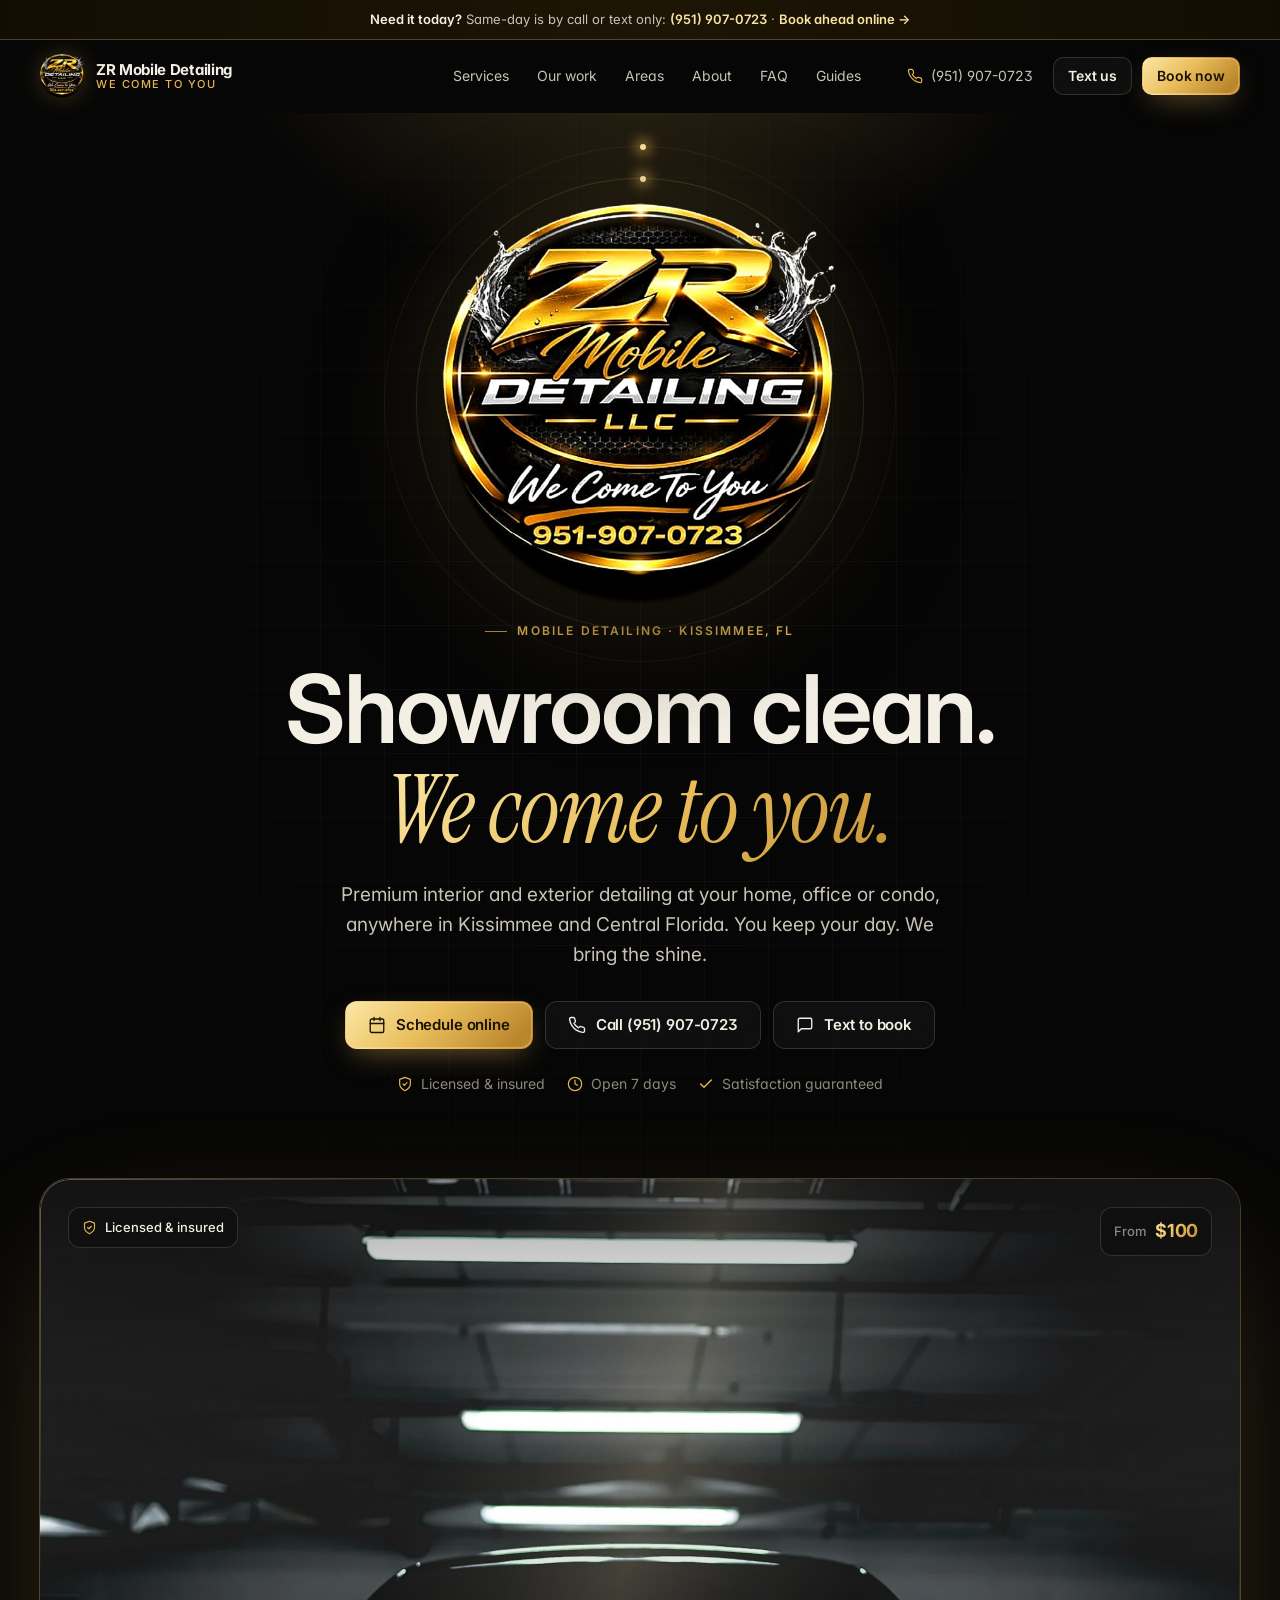
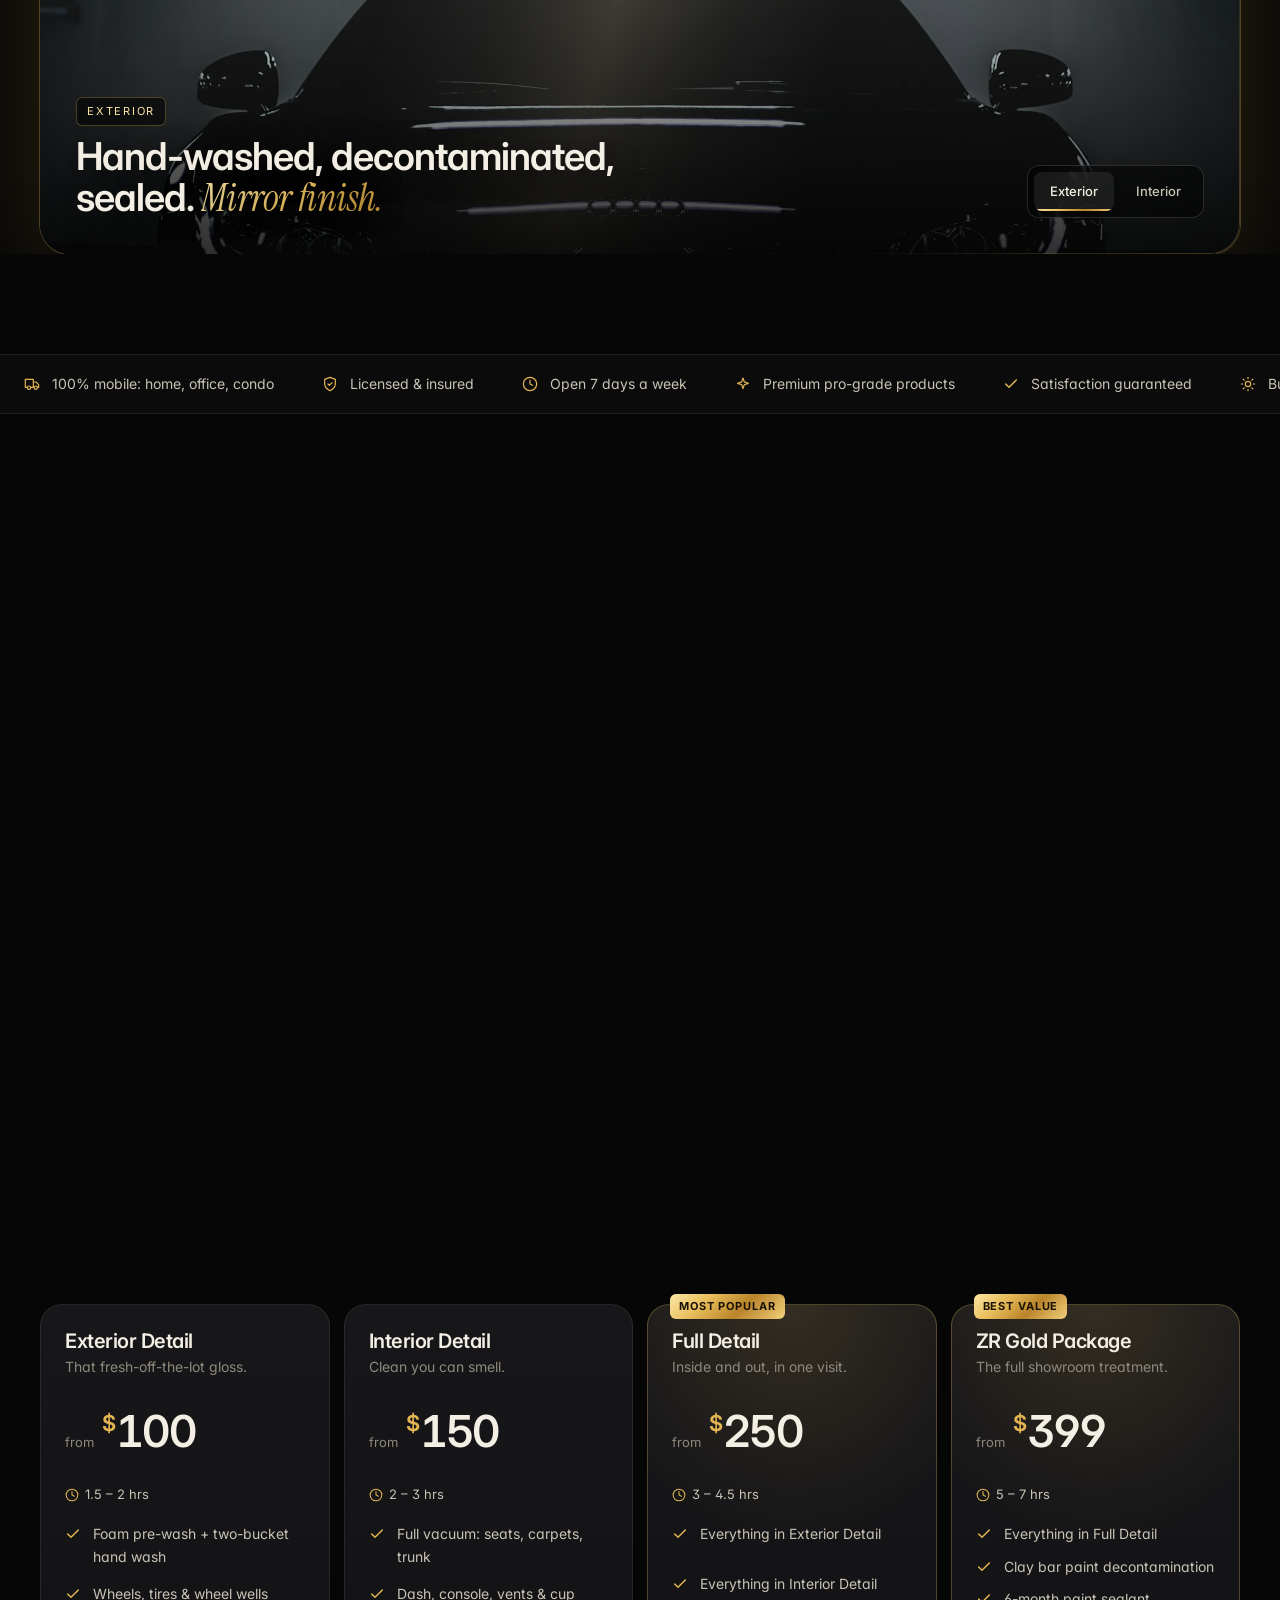
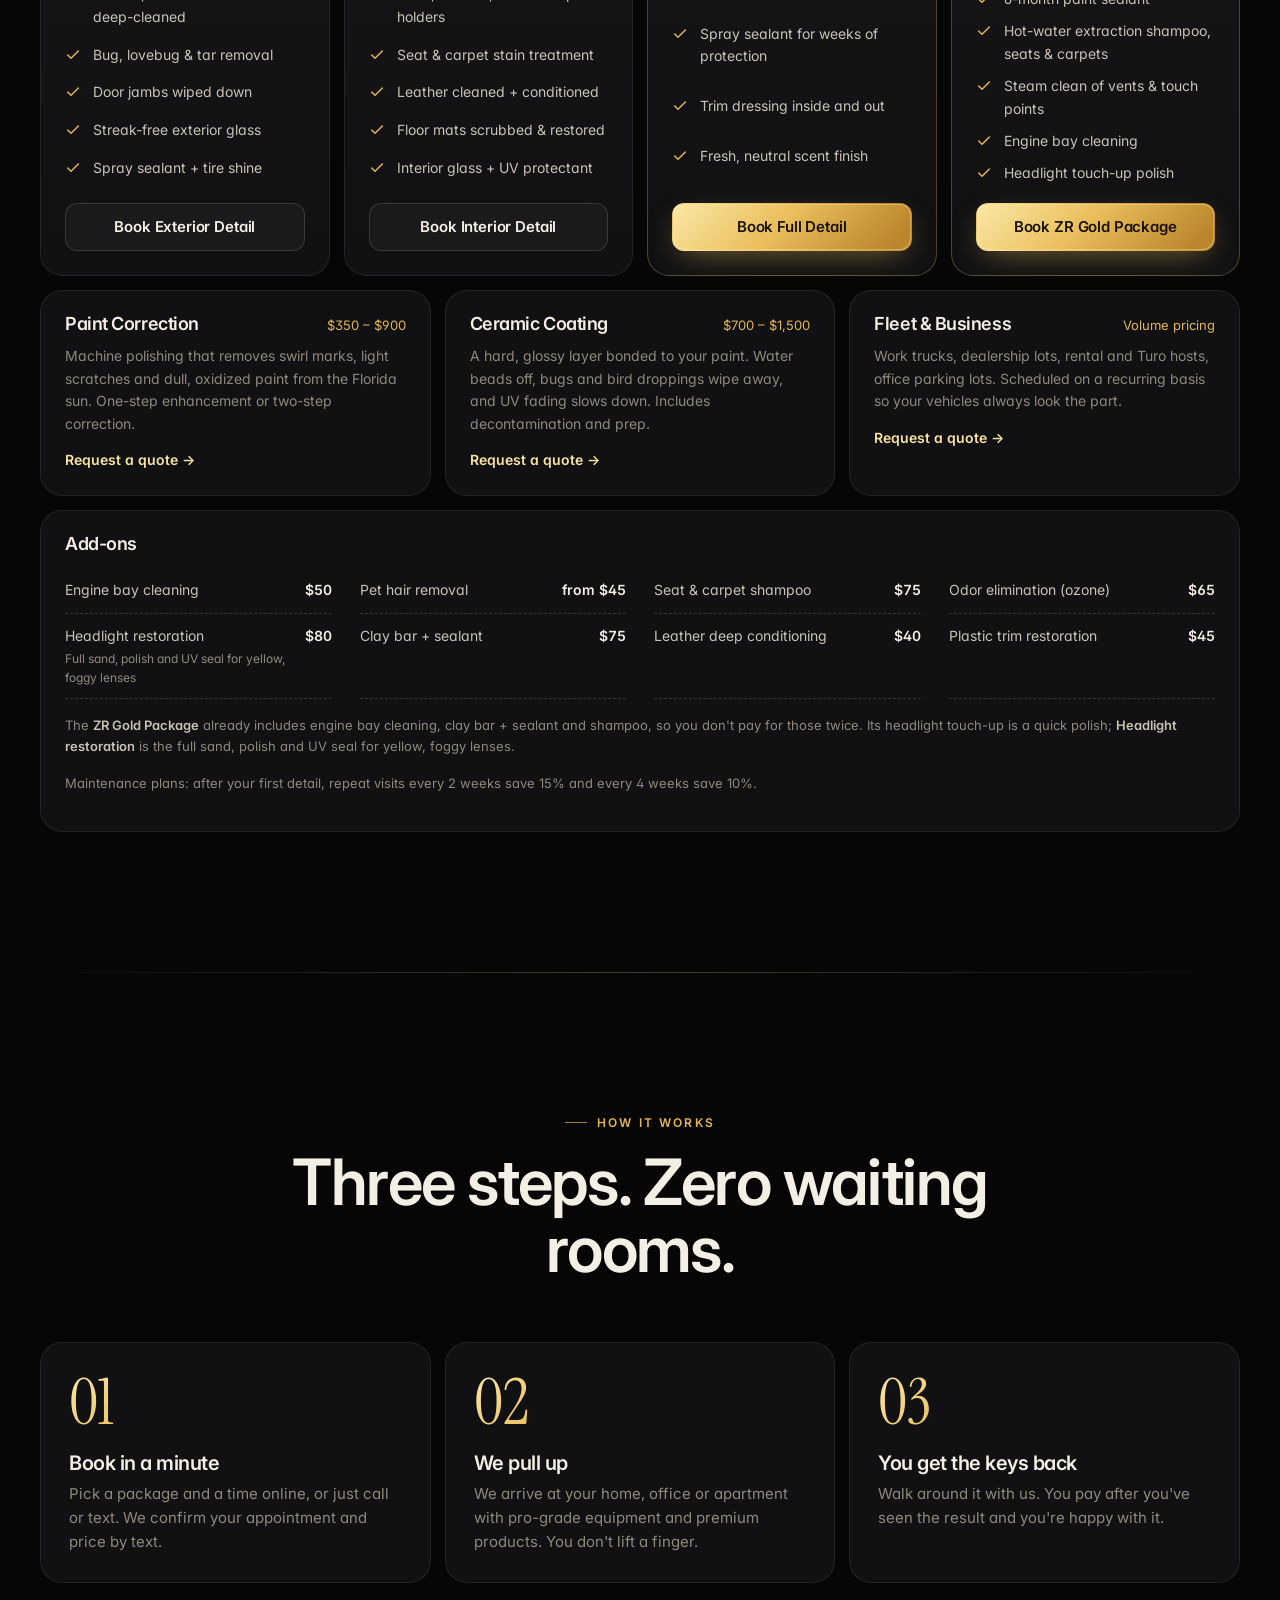
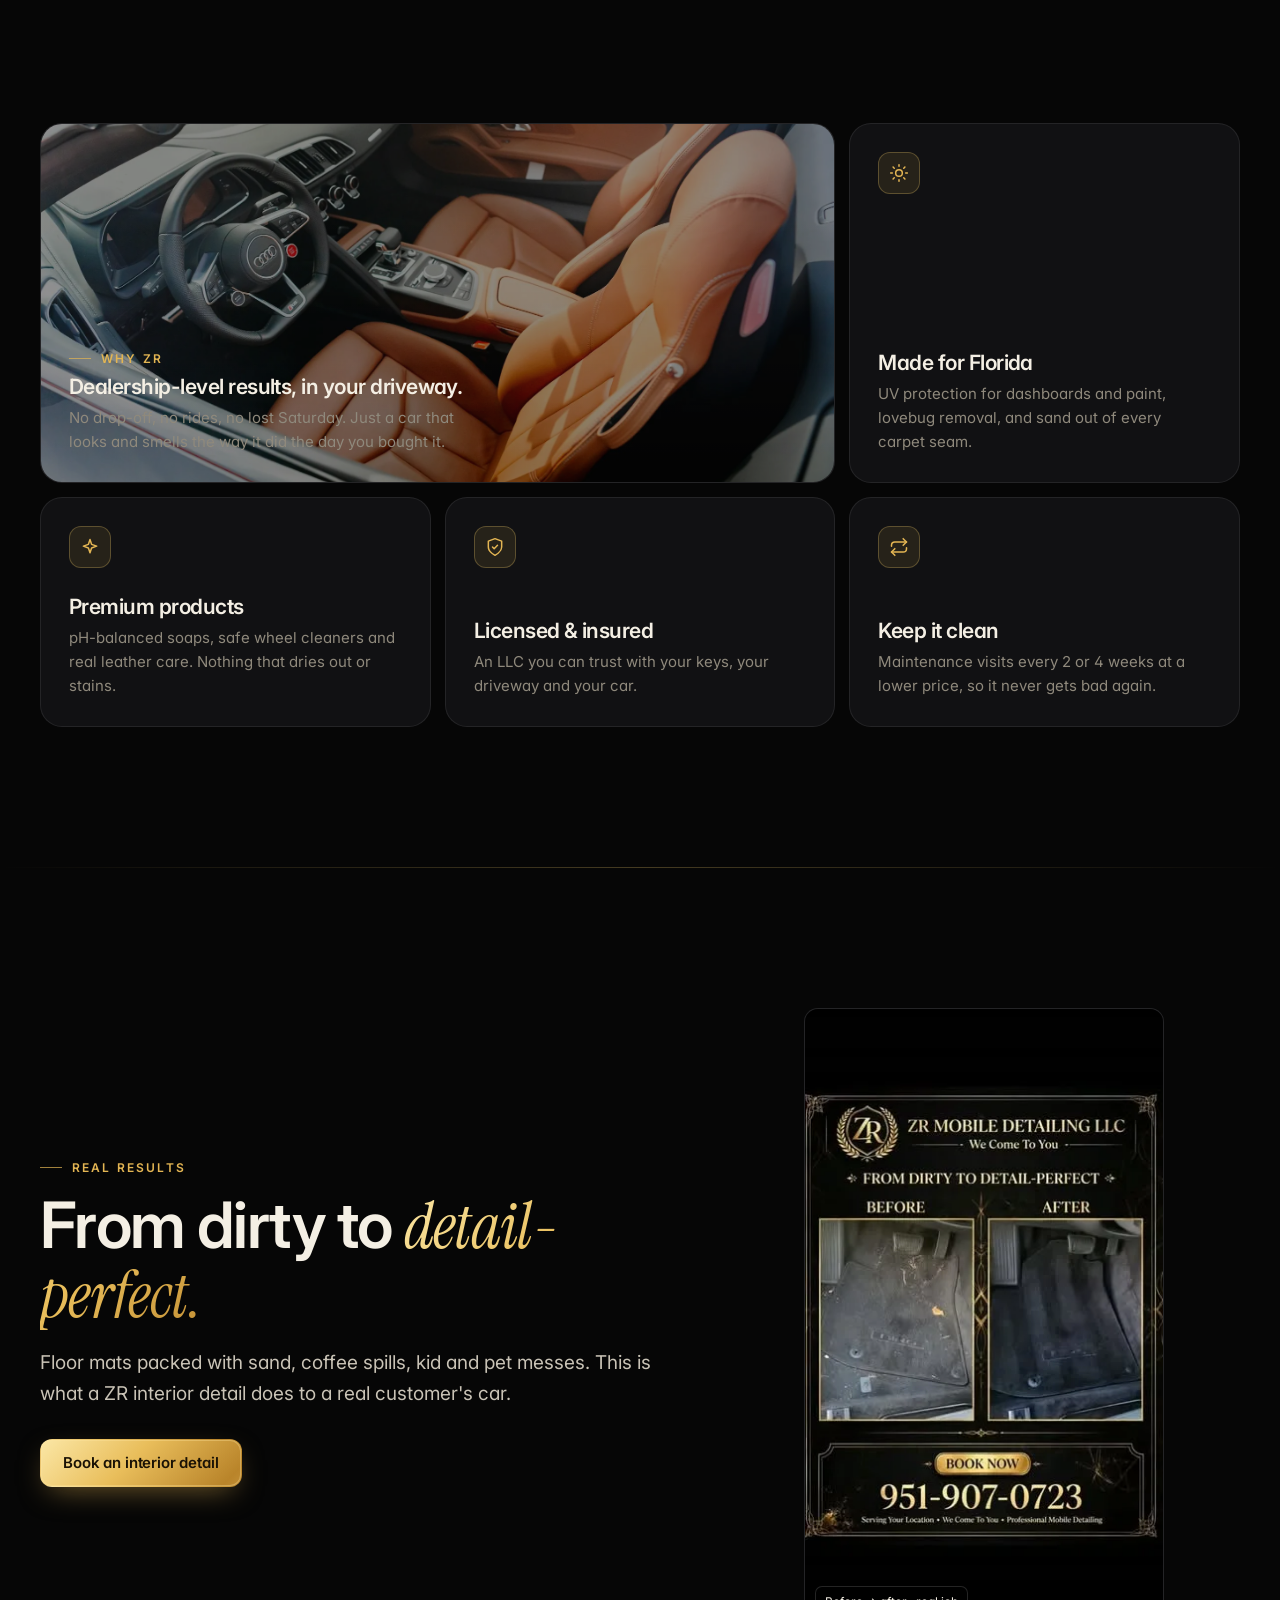
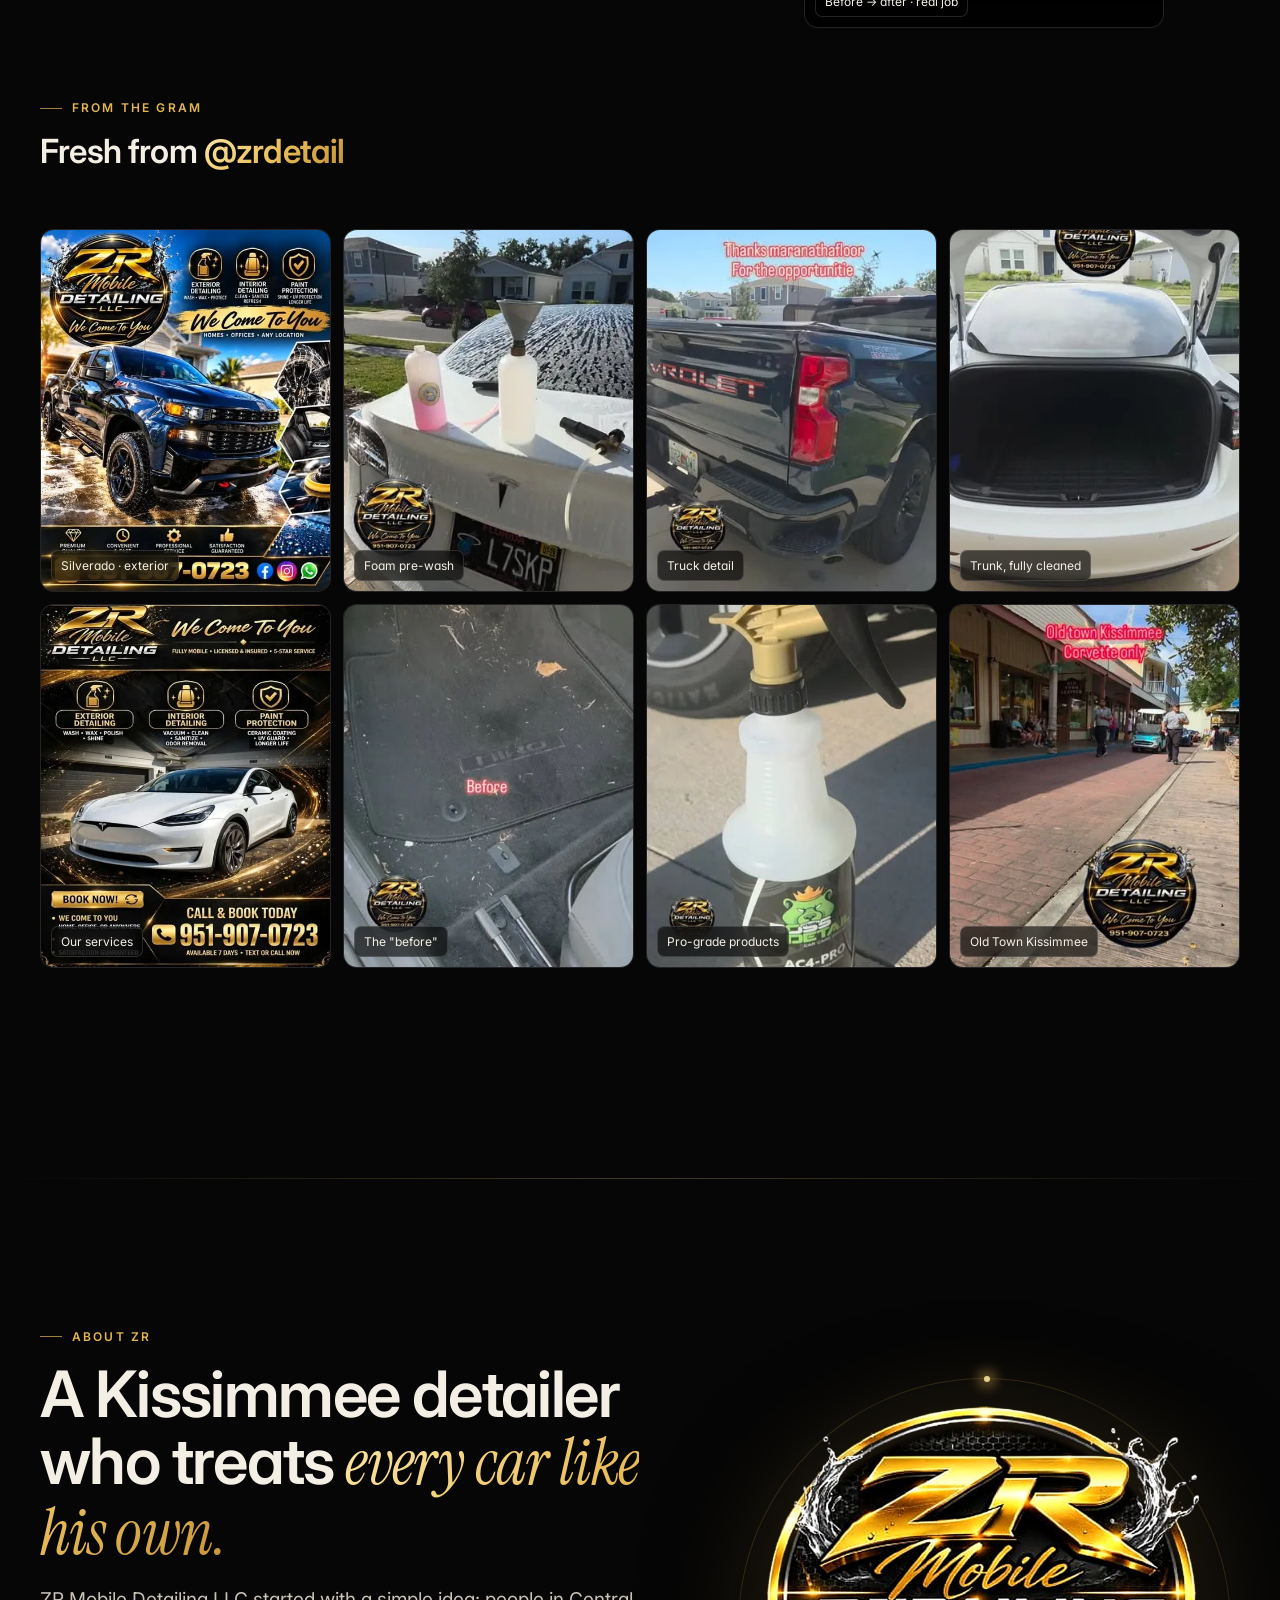
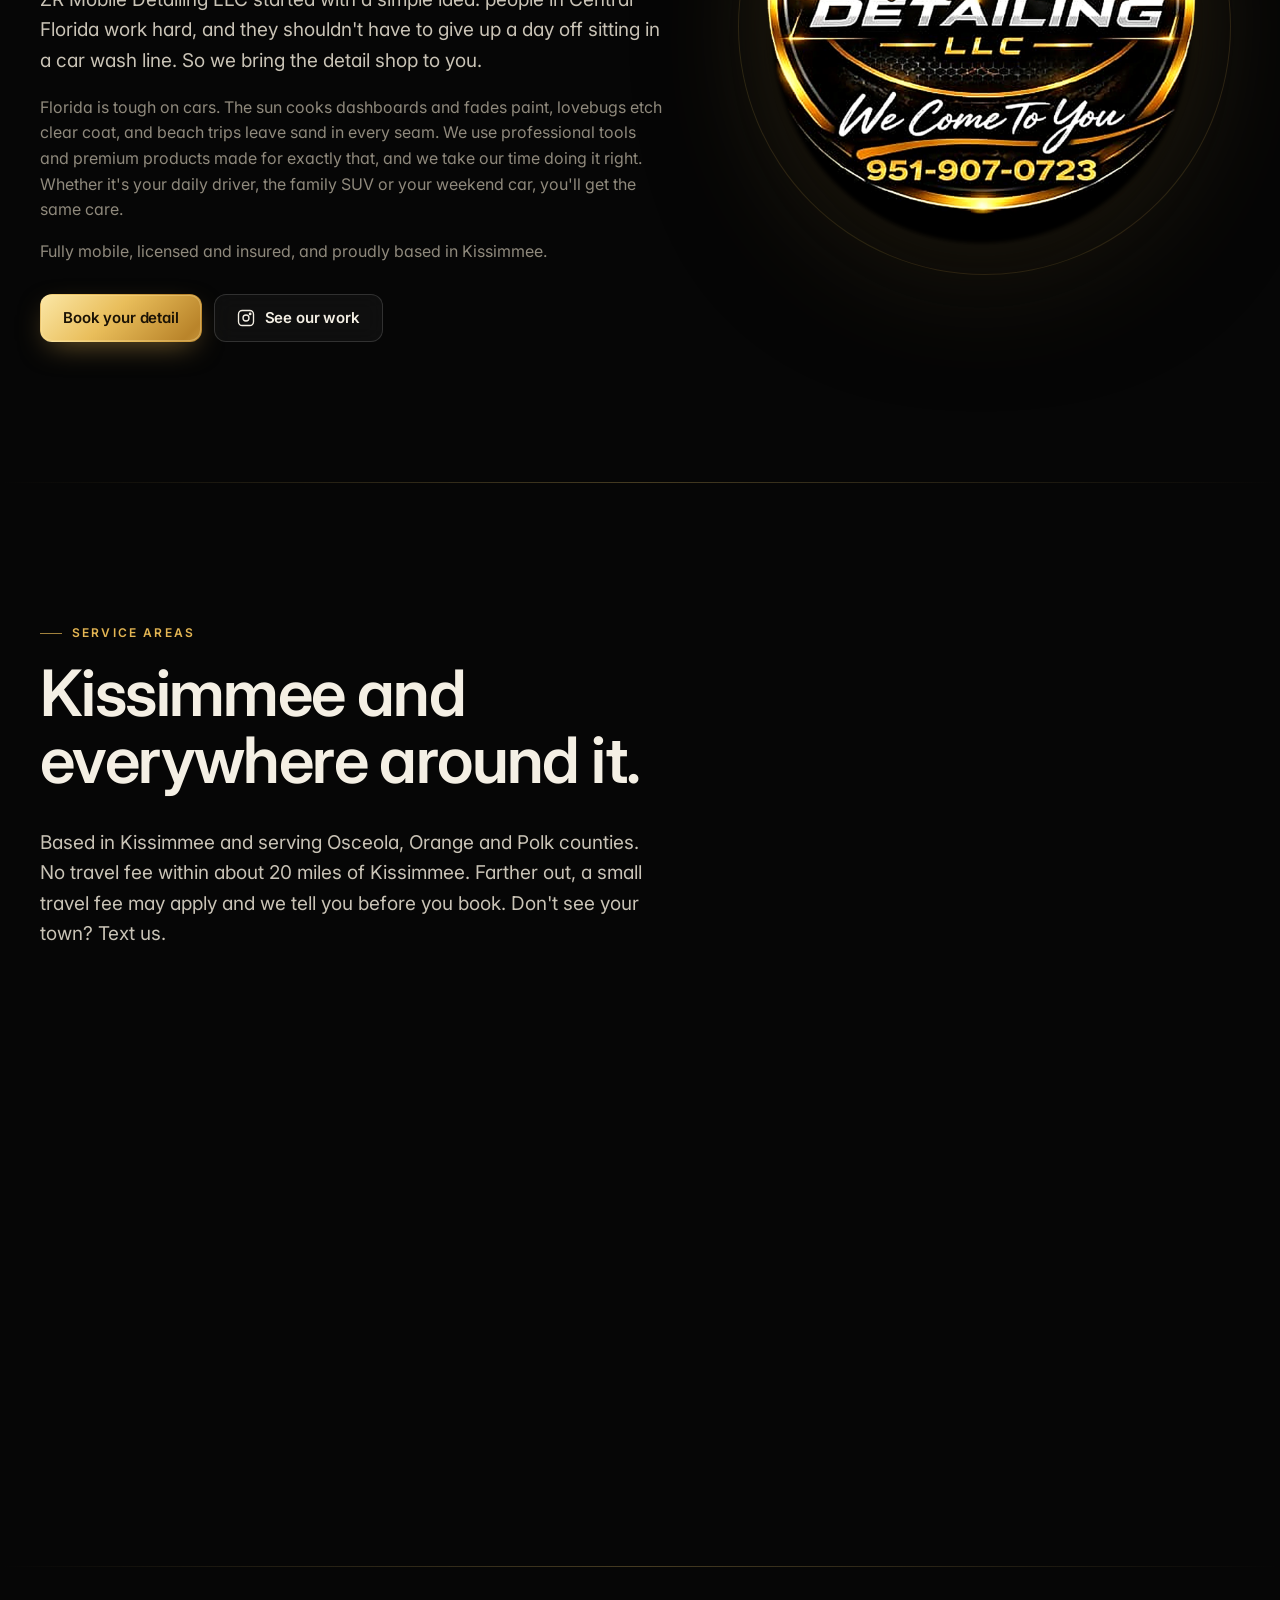
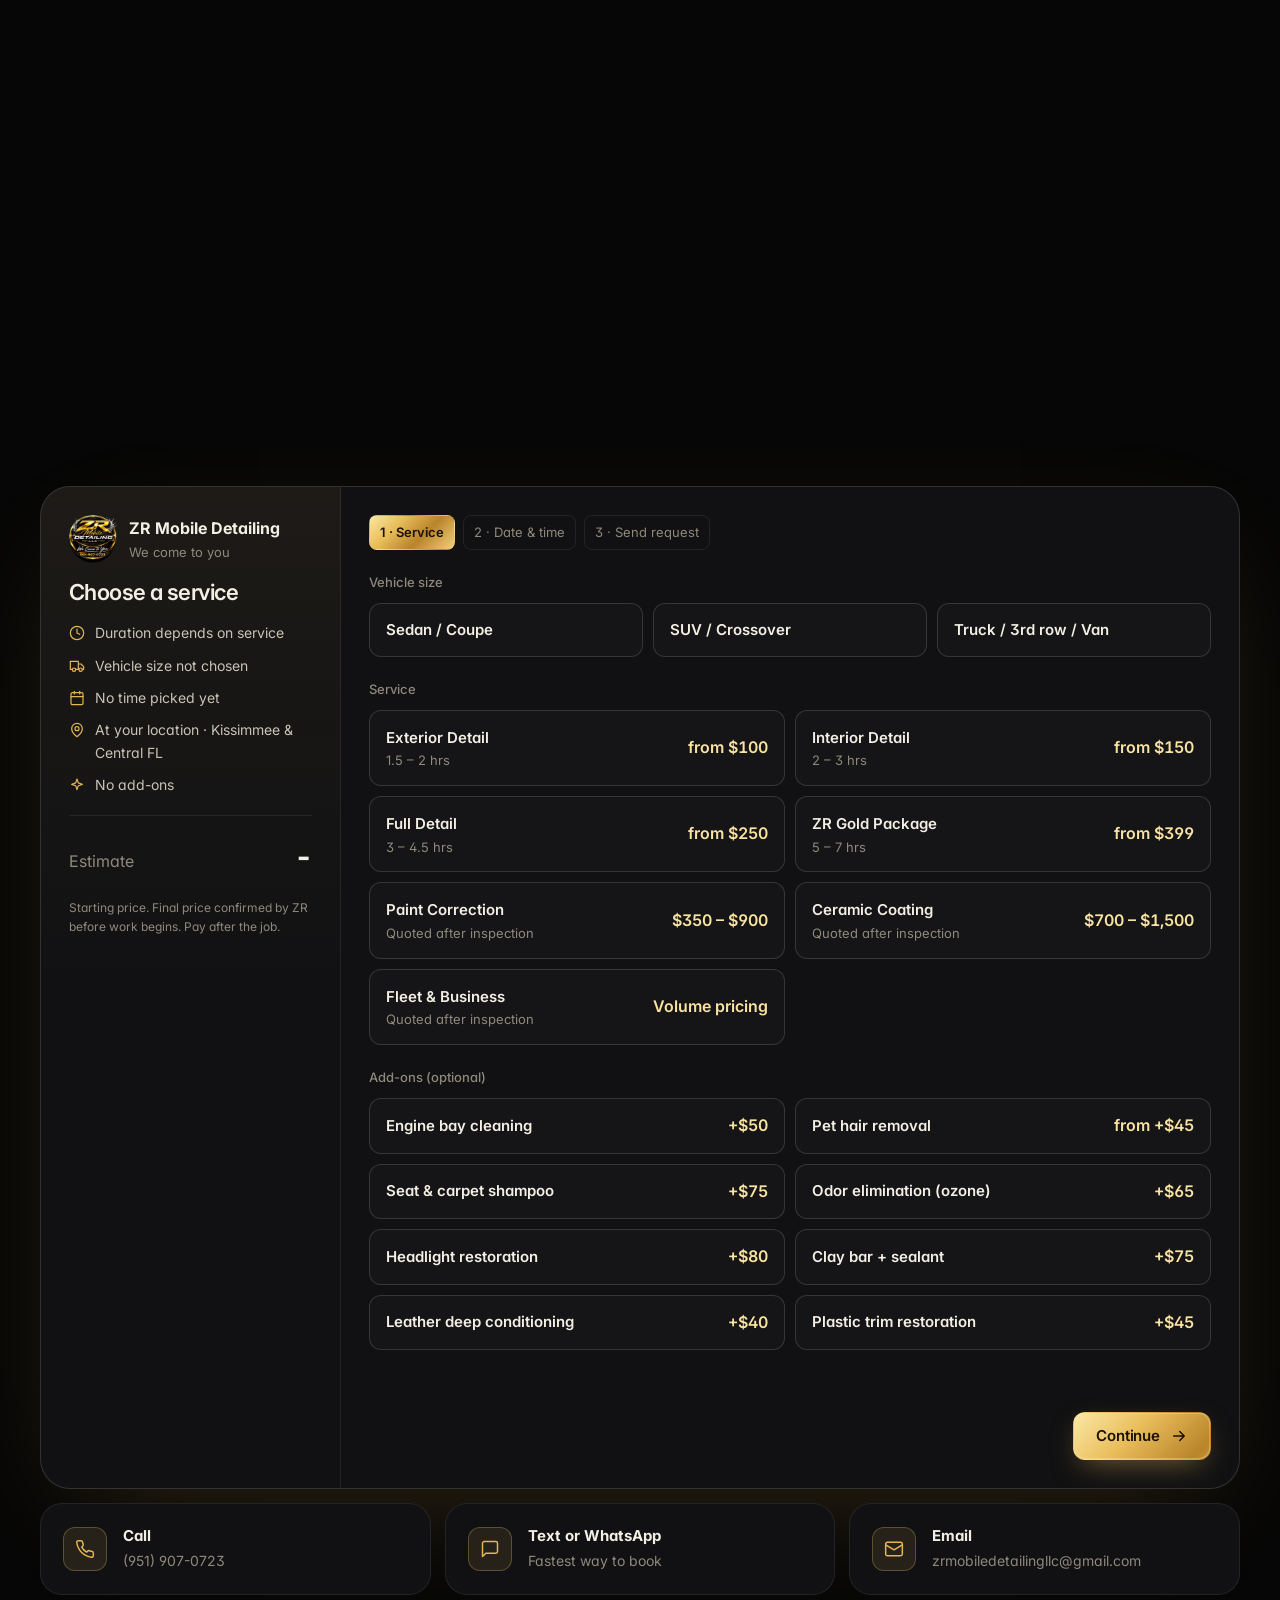
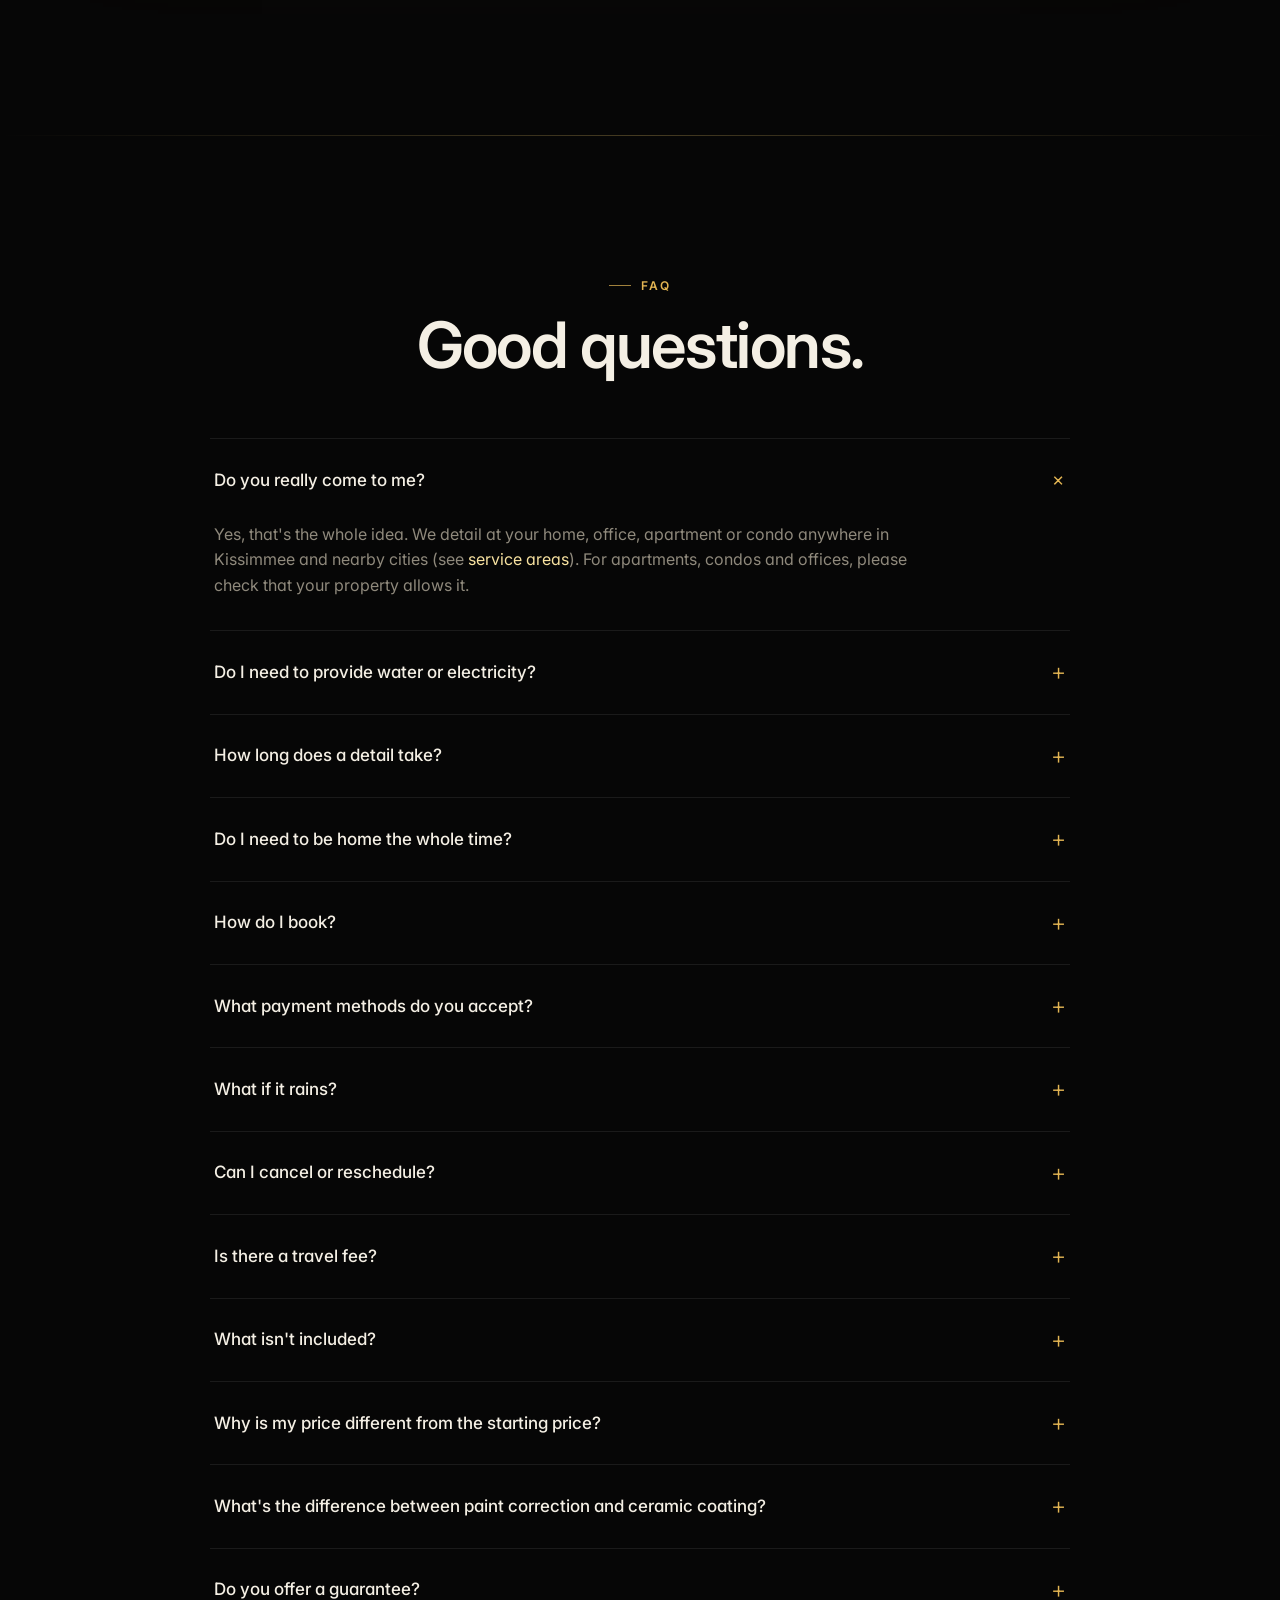
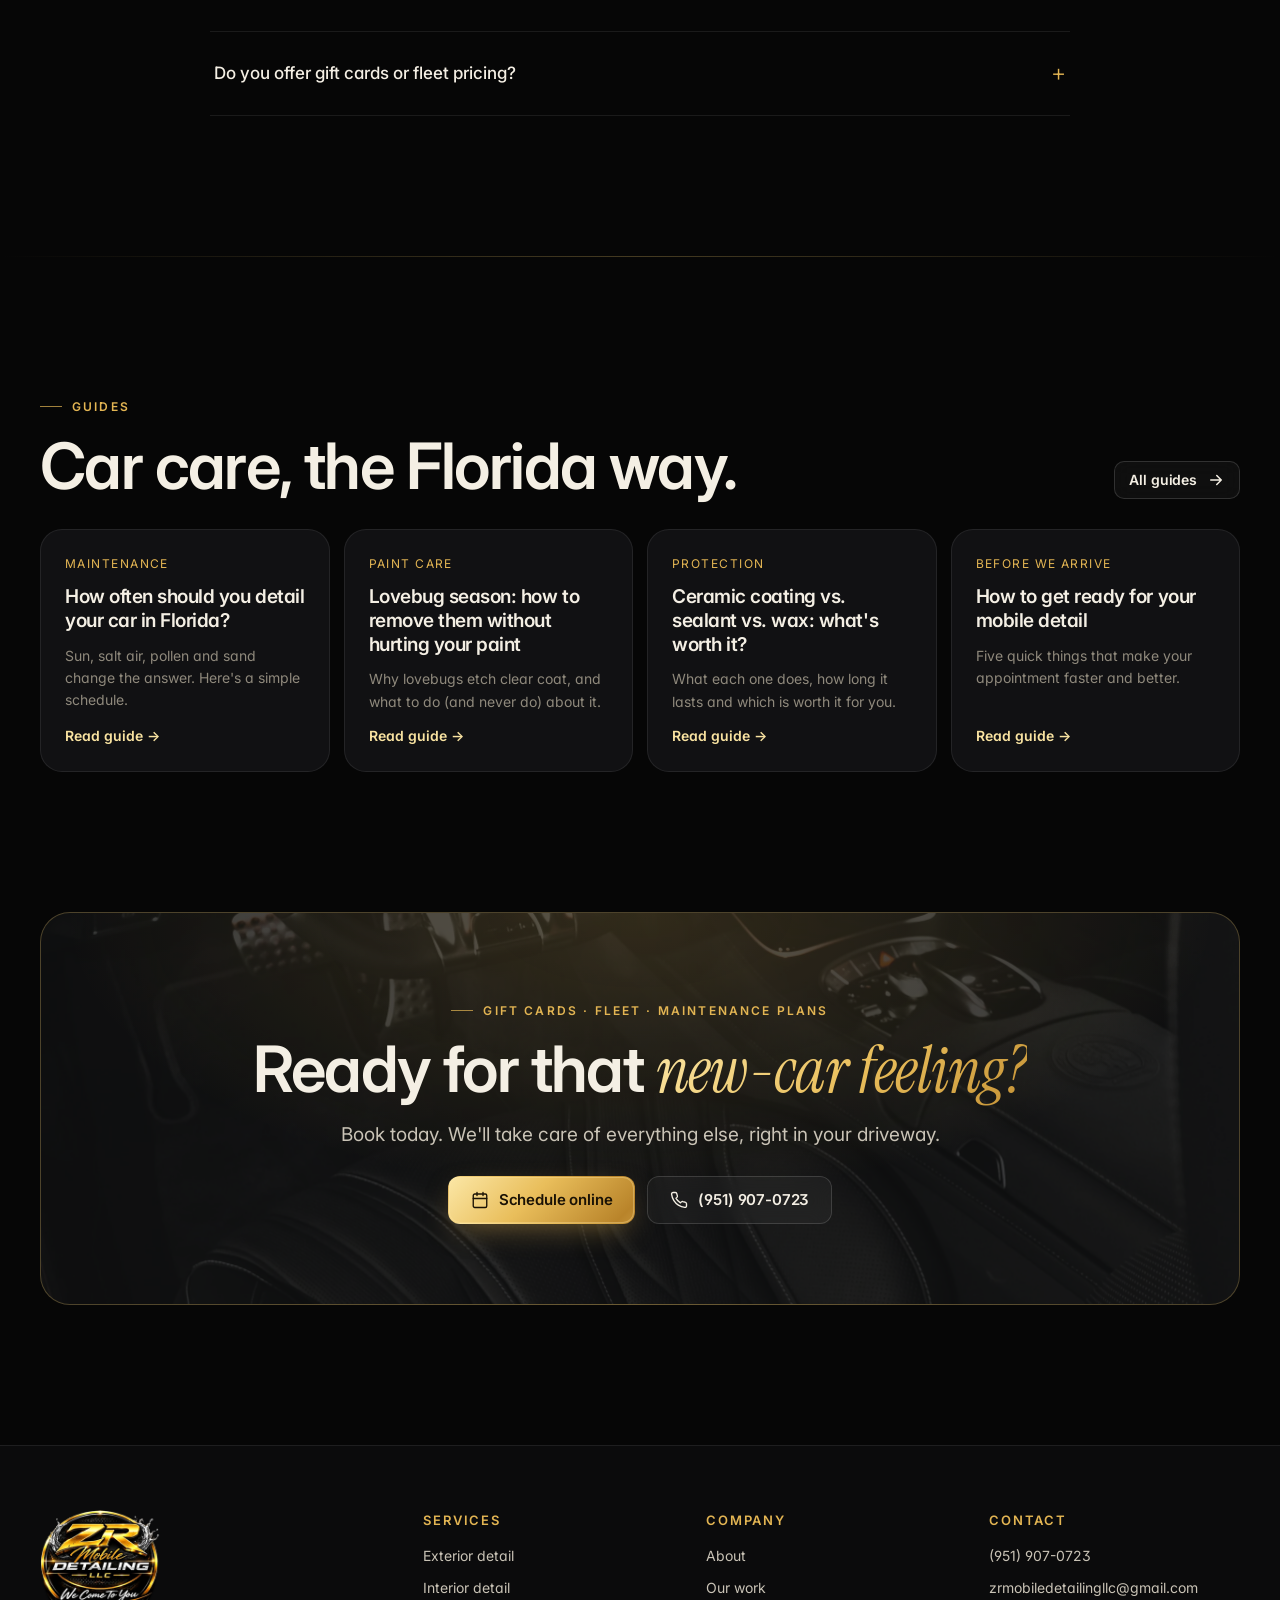
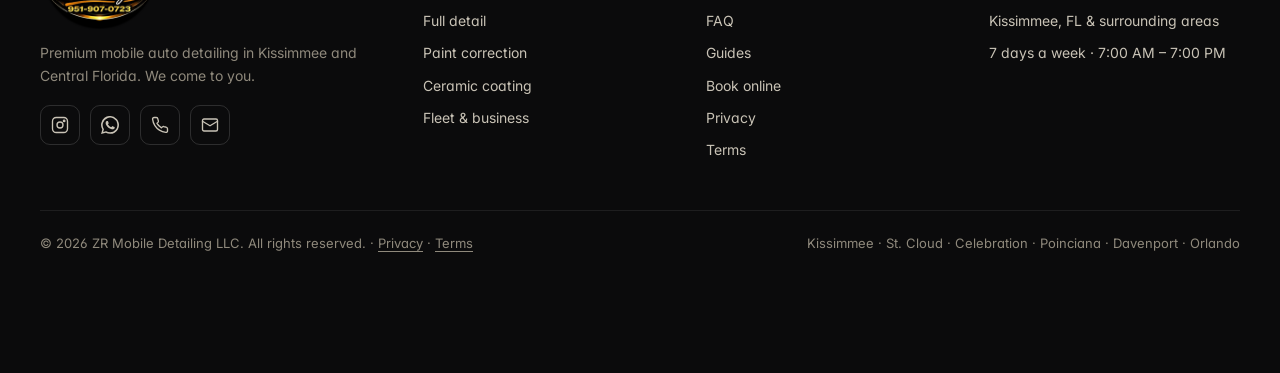
<file: index.html>
<!doctype html>
<html lang="en" class="no-js">
<head>
  <meta charset="utf-8">
  <meta name="viewport" content="width=device-width, initial-scale=1, viewport-fit=cover">
  <title>ZR Mobile Detailing LLC | Mobile Car Detailing in Kissimmee, FL | We Come To You</title>
  <meta name="description" content="Premium mobile car detailing in Kissimmee, St. Cloud, Celebration and Central Florida. Interior, exterior, full details, paint correction and ceramic coating at your home or office. Call or text (951) 907-0723.">
  <link rel="canonical" href="https://zrmobiledetailing.com/">
  <meta name="theme-color" content="#060606">
  <link rel="icon" type="image/png" href="images/favicon.png">
  <link rel="apple-touch-icon" href="images/apple-touch-icon.png">

  <meta property="og:type" content="website">
  <meta property="og:title" content="ZR Mobile Detailing LLC | We Come To You">
  <meta property="og:description" content="Showroom-level mobile detailing in Kissimmee and Central Florida. Book online, call or text.">
  <meta property="og:url" content="https://zrmobiledetailing.com/">
  <meta property="og:image" content="https://zrmobiledetailing.com/images/og-card.jpg">
  <meta name="twitter:card" content="summary_large_image">

  <link rel="preconnect" href="https://fonts.googleapis.com">
  <link rel="preconnect" href="https://fonts.gstatic.com" crossorigin>
  <link href="https://fonts.googleapis.com/css2?family=Inter:wght@400;500;600;700&family=Instrument+Serif:ital@0;1&display=swap" rel="stylesheet">
  <link rel="preload" as="image" href="images/logo.webp">
  <link rel="stylesheet" href="css/styles.css">
  <script>document.documentElement.classList.remove('no-js')</script>

  <script type="application/ld+json">
  {
    "@context": "https://schema.org",
    "@type": "AutoWash",
    "name": "ZR Mobile Detailing LLC",
    "slogan": "We Come To You",
    "url": "https://zrmobiledetailing.com/",
    "logo": "https://zrmobiledetailing.com/images/logo.webp",
    "image": "https://zrmobiledetailing.com/images/og-card.jpg",
    "telephone": "+1-951-907-0723",
    "email": "zrmobiledetailingllc@gmail.com",
    "priceRange": "$$",
    "address": { "@type": "PostalAddress", "addressLocality": "Kissimmee", "addressRegion": "FL", "addressCountry": "US" },
    "geo": { "@type": "GeoCoordinates", "latitude": 28.2920, "longitude": -81.4076 },
    "areaServed": ["Kissimmee","St. Cloud","Celebration","Poinciana","Davenport","ChampionsGate","Lake Nona","Orlando","Windermere"],
    "openingHoursSpecification": [{ "@type": "OpeningHoursSpecification", "dayOfWeek": ["Monday","Tuesday","Wednesday","Thursday","Friday","Saturday","Sunday"], "opens": "07:00", "closes": "19:00" }],
    "sameAs": ["https://www.instagram.com/zrdetail/"]
  }
  </script>
</head>
<body>

<!-- Icon sprite -->
<svg width="0" height="0" style="position:absolute" aria-hidden="true">
  <defs>
    <symbol id="i-phone" viewBox="0 0 24 24" fill="none" stroke="currentColor" stroke-width="1.8" stroke-linecap="round" stroke-linejoin="round"><path d="M22 16.9v3a2 2 0 0 1-2.2 2 19.8 19.8 0 0 1-8.6-3.1 19.5 19.5 0 0 1-6-6A19.8 19.8 0 0 1 2.1 4.2 2 2 0 0 1 4.1 2h3a2 2 0 0 1 2 1.7c.1.9.4 1.8.7 2.7a2 2 0 0 1-.5 2.1L8 9.8a16 16 0 0 0 6 6l1.3-1.3a2 2 0 0 1 2.1-.4c.9.3 1.8.6 2.7.7a2 2 0 0 1 1.7 2z"/></symbol>
    <symbol id="i-msg" viewBox="0 0 24 24" fill="none" stroke="currentColor" stroke-width="1.8" stroke-linecap="round" stroke-linejoin="round"><path d="M21 15a2 2 0 0 1-2 2H7l-4 4V5a2 2 0 0 1 2-2h14a2 2 0 0 1 2 2z"/></symbol>
    <symbol id="i-cal" viewBox="0 0 24 24" fill="none" stroke="currentColor" stroke-width="1.8" stroke-linecap="round" stroke-linejoin="round"><rect x="3" y="4" width="18" height="18" rx="2"/><path d="M16 2v4M8 2v4M3 10h18"/></symbol>
    <symbol id="i-mail" viewBox="0 0 24 24" fill="none" stroke="currentColor" stroke-width="1.8" stroke-linecap="round" stroke-linejoin="round"><rect x="2" y="4" width="20" height="16" rx="2"/><path d="m22 7-10 6L2 7"/></symbol>
    <symbol id="i-pin" viewBox="0 0 24 24" fill="none" stroke="currentColor" stroke-width="1.8" stroke-linecap="round" stroke-linejoin="round"><path d="M20 10c0 6-8 12-8 12S4 16 4 10a8 8 0 0 1 16 0z"/><circle cx="12" cy="10" r="3"/></symbol>
    <symbol id="i-clock" viewBox="0 0 24 24" fill="none" stroke="currentColor" stroke-width="1.8" stroke-linecap="round" stroke-linejoin="round"><circle cx="12" cy="12" r="10"/><path d="M12 6v6l4 2"/></symbol>
    <symbol id="i-check" viewBox="0 0 24 24" fill="none" stroke="currentColor" stroke-width="2.2" stroke-linecap="round" stroke-linejoin="round"><path d="M20 6 9 17l-5-5"/></symbol>
    <symbol id="i-shield" viewBox="0 0 24 24" fill="none" stroke="currentColor" stroke-width="1.8" stroke-linecap="round" stroke-linejoin="round"><path d="M12 22s8-4 8-10V5l-8-3-8 3v7c0 6 8 10 8 10z"/><path d="m9 12 2 2 4-4"/></symbol>
    <symbol id="i-truck" viewBox="0 0 24 24" fill="none" stroke="currentColor" stroke-width="1.8" stroke-linecap="round" stroke-linejoin="round"><path d="M10 17h4V5H2v12h3M14 9h4l4 4v4h-2"/><circle cx="7.5" cy="17.5" r="2.5"/><circle cx="17.5" cy="17.5" r="2.5"/></symbol>
    <symbol id="i-spark" viewBox="0 0 24 24" fill="none" stroke="currentColor" stroke-width="1.8" stroke-linecap="round" stroke-linejoin="round"><path d="M12 3l1.9 5.8L20 11l-6.1 2.2L12 19l-1.9-5.8L4 11l6.1-2.2z"/></symbol>
    <symbol id="i-drop" viewBox="0 0 24 24" fill="none" stroke="currentColor" stroke-width="1.8" stroke-linecap="round" stroke-linejoin="round"><path d="M12 2.7s7 7.3 7 12.3a7 7 0 0 1-14 0c0-5 7-12.3 7-12.3z"/></symbol>
    <symbol id="i-star" viewBox="0 0 24 24" fill="currentColor"><path d="m12 2 3.1 6.3 6.9 1-5 4.9 1.2 6.8L12 17.8 5.8 21l1.2-6.8-5-4.9 6.9-1z"/></symbol>
    <symbol id="i-ig" viewBox="0 0 24 24" fill="none" stroke="currentColor" stroke-width="1.8" stroke-linecap="round" stroke-linejoin="round"><rect x="2" y="2" width="20" height="20" rx="5"/><circle cx="12" cy="12" r="4"/><circle cx="17.5" cy="6.5" r="1" fill="currentColor"/></symbol>
    <symbol id="i-wa" viewBox="0 0 24 24" fill="currentColor"><path d="M17.5 14.4c-.3-.1-1.7-.8-2-.9-.3-.1-.5-.1-.7.1-.2.3-.8.9-.9 1.1-.2.2-.3.2-.6.1-.3-.1-1.2-.5-2.3-1.4-.9-.8-1.4-1.7-1.6-2-.2-.3 0-.5.1-.6l.4-.5c.2-.2.2-.3.3-.5.1-.2 0-.4 0-.5l-.9-2.2c-.2-.6-.5-.5-.7-.5h-.6c-.2 0-.5.1-.8.4-.3.3-1 1-1 2.5s1.1 2.9 1.2 3.1c.1.2 2.1 3.2 5.1 4.5.7.3 1.3.5 1.7.6.7.2 1.4.2 1.9.1.6-.1 1.7-.7 2-1.4.2-.7.2-1.3.2-1.4-.1-.1-.3-.2-.6-.3zM12 21.8c-1.8 0-3.5-.5-5-1.4l-.4-.2-3.7 1 1-3.6-.2-.4A9.8 9.8 0 1 1 12 21.8zm8.4-18.2A11.8 11.8 0 0 0 1.8 17.9L.1 24l6.3-1.7A11.8 11.8 0 0 0 24 12c0-3.2-1.2-6.1-3.5-8.4z"/></symbol>
    <symbol id="i-arrow" viewBox="0 0 24 24" fill="none" stroke="currentColor" stroke-width="2" stroke-linecap="round" stroke-linejoin="round"><path d="M5 12h14M13 6l6 6-6 6"/></symbol>
    <symbol id="i-sun" viewBox="0 0 24 24" fill="none" stroke="currentColor" stroke-width="1.8" stroke-linecap="round" stroke-linejoin="round"><circle cx="12" cy="12" r="4"/><path d="M12 2v2M12 20v2M4.9 4.9l1.4 1.4M17.7 17.7l1.4 1.4M2 12h2M20 12h2M4.9 19.1l1.4-1.4M17.7 6.3l1.4-1.4"/></symbol>
    <symbol id="i-gift" viewBox="0 0 24 24" fill="none" stroke="currentColor" stroke-width="1.8" stroke-linecap="round" stroke-linejoin="round"><rect x="3" y="8" width="18" height="4" rx="1"/><path d="M12 8v13M19 12v7a2 2 0 0 1-2 2H7a2 2 0 0 1-2-2v-7M7.5 8a2.5 2.5 0 0 1 0-5C11 3 12 8 12 8s1-5 4.5-5a2.5 2.5 0 0 1 0 5"/></symbol>
    <symbol id="i-repeat" viewBox="0 0 24 24" fill="none" stroke="currentColor" stroke-width="1.8" stroke-linecap="round" stroke-linejoin="round"><path d="m17 2 4 4-4 4"/><path d="M3 11v-1a4 4 0 0 1 4-4h14M7 22l-4-4 4-4"/><path d="M21 13v1a4 4 0 0 1-4 4H3"/></symbol>
  </defs>
</svg>

<div class="announce">
  <b>Need it today?</b> Same-day is by call or text only: <a data-tel href="tel:+19519070723">(951) 907-0723</a> · <a href="#book">Book ahead online →</a>
</div>

<header class="nav" id="nav">
  <div class="wrap nav-inner">
    <a class="brand" href="#top" aria-label="ZR Mobile Detailing home">
      <img src="images/logo-256.png" alt="" width="44" height="44">
      <span>ZR Mobile Detailing <small>We come to you</small></span>
    </a>
    <nav class="nav-links" aria-label="Main">
      <a href="#services">Services</a>
      <a href="#work">Our work</a>
      <a href="#reviews">Reviews</a>
      <a href="#areas">Areas</a>
      <a href="#about">About</a>
      <a href="#faq">FAQ</a>
      <a href="guides/">Guides</a>
    </nav>
    <div class="nav-cta">
      <a class="nav-phone" data-tel href="tel:+19519070723"><svg><use href="#i-phone"/></svg>(951) 907-0723</a>
      <a class="btn btn-ghost btn-sm" data-sms href="sms:+19519070723">Text us</a>
      <a class="btn btn-gold btn-sm" href="#book">Book now</a>
    </div>
    <button class="menu-btn" aria-label="Open menu" aria-expanded="false"><span></span><span></span><span></span></button>
  </div>
  <div class="mobile-menu" aria-label="Mobile">
    <a href="#services">Services &amp; pricing</a>
    <a href="#work">Our work</a>
    <a href="#reviews">Reviews</a>
    <a href="#areas">Service areas</a>
    <a href="#about">About</a>
    <a href="#faq">FAQ</a>
    <a href="guides/">Guides</a>
    <a href="#book">Book online</a>
  </div>
</header>

<main id="top">

  <!-- HERO: logo -->
  <section class="hero">
    <div class="hero-grid"></div>
    <div class="wrap hero-inner">
      <div class="logo-stage">
        <div class="halo"></div>
        <div class="ring"></div>
        <div class="ring r2"></div>
        <div class="logo-img">
          <img src="images/logo.webp" alt="ZR Mobile Detailing LLC, We Come To You, 951-907-0723" width="1268" height="1278" fetchpriority="high">
          <div class="shine"></div>
        </div>
      </div>
      <span class="eyebrow">Mobile detailing · Kissimmee, FL</span>
      <h1 class="h-xl">Showroom clean.<br><span class="display gold-text">We come to you.</span></h1>
      <p class="lead">Premium interior and exterior detailing at your home, office or condo, anywhere in Kissimmee and Central Florida. You keep your day. We bring the shine.</p>
      <div class="hero-ctas">
        <a class="btn btn-gold" href="#book"><svg><use href="#i-cal"/></svg>Schedule online</a>
        <a class="btn btn-ghost" data-tel href="tel:+19519070723"><svg><use href="#i-phone"/></svg>Call (951) 907-0723</a>
        <a class="btn btn-ghost" data-sms href="sms:+19519070723"><svg><use href="#i-msg"/></svg>Text to book</a>
      </div>
      <div class="hero-meta">
        <span><svg><use href="#i-shield"/></svg>Licensed &amp; insured</span>
        <span><svg><use href="#i-clock"/></svg>Open 7 days</span>
        <span><svg><use href="#i-check"/></svg>Satisfaction guaranteed</span>
      </div>
    </div>

    <!-- Showroom card: light sweep, tilt, exterior/interior wipe -->
    <div class="wrap showroom reveal">
      <div class="sr-stage" id="srStage">
        <div class="sr-card" id="srCard">
          <div class="sr-slide is-on">
            <picture><source media="(max-width: 700px)" srcset="images/hero-exterior-m.webp"><img class="sr-ext" src="images/hero-exterior.webp" alt="Black luxury car under showroom lights" width="2400" height="1500" fetchpriority="high"></picture>
          </div>
          <div class="sr-slide">
            <picture><source media="(max-width: 700px)" srcset="images/hero-interior-m.webp"><img src="images/hero-interior.webp" alt="Spotless black leather interior after a ZR interior detail" width="2400" height="1500" loading="lazy"></picture>
          </div>
          <div class="sr-edge" aria-hidden="true"></div>
          <div class="sr-beam" aria-hidden="true"></div>
          <div class="sr-spot" aria-hidden="true"></div>
          <div class="sr-shade" aria-hidden="true"></div>

          <div class="sr-chip sr-tl"><svg><use href="#i-shield"/></svg>Licensed &amp; insured</div>
          <div class="sr-chip sr-tr"><span class="muted">From</span> <b class="gold-text">$100</b></div>

          <div class="sr-ui">
            <div class="sr-caption" aria-live="polite">
              <div class="is-on"><span class="tag">Exterior</span><h3>Hand-washed, decontaminated, sealed. <span class="display gold-text" style="font-style:italic">Mirror finish.</span></h3></div>
              <div><span class="tag">Interior</span><h3>Vacuumed, steamed, conditioned. <span class="display gold-text" style="font-style:italic">New-car feel.</span></h3></div>
            </div>
            <div class="sr-tabs" role="tablist" aria-label="Show">
              <button role="tab" aria-selected="true">Exterior<i></i></button>
              <button role="tab" aria-selected="false">Interior<i></i></button>
            </div>
          </div>
        </div>
      </div>
    </div>
  </section>

  <!-- Trust marquee -->
  <div class="trust" aria-label="Highlights">
    <div class="marquee">
      <ul>
        <li><svg><use href="#i-truck"/></svg>100% mobile: home, office, condo</li>
        <li><svg><use href="#i-shield"/></svg>Licensed &amp; insured</li>
        <li><svg><use href="#i-clock"/></svg>Open 7 days a week</li>
        <li><svg><use href="#i-spark"/></svg>Premium pro-grade products</li>
        <li><svg><use href="#i-check"/></svg>Satisfaction guaranteed</li>
        <li><svg><use href="#i-sun"/></svg>Built for Florida sun, sand &amp; lovebugs</li>
        <li><svg><use href="#i-cal"/></svg>Same-day by call or text</li>
      </ul>
      <ul aria-hidden="true">
        <li><svg><use href="#i-truck"/></svg>100% mobile: home, office, condo</li>
        <li><svg><use href="#i-shield"/></svg>Licensed &amp; insured</li>
        <li><svg><use href="#i-clock"/></svg>Open 7 days a week</li>
        <li><svg><use href="#i-spark"/></svg>Premium pro-grade products</li>
        <li><svg><use href="#i-check"/></svg>Satisfaction guaranteed</li>
        <li><svg><use href="#i-sun"/></svg>Built for Florida sun, sand &amp; lovebugs</li>
        <li><svg><use href="#i-cal"/></svg>Same-day by call or text</li>
      </ul>
    </div>
  </div>

  <!-- Stats -->
  <section class="section" style="padding-bottom:0">
    <div class="wrap">
      <div class="stats reveal">
        <div class="stat"><b class="gold-text">$100</b><span>Details starting at</span></div>
        <div class="stat"><b>7 days</b><span>A week, early to evening</span></div>
        <div class="stat"><b>0 trips</b><span>To a car wash. We come to you</span></div>
        <div class="stat"><b>100%</b><span>Satisfaction guaranteed</span></div>
      </div>
    </div>
  </section>

  <!-- Services & pricing -->
  <section class="section" id="services">
    <div class="wrap">
      <div class="section-head reveal">
        <span class="eyebrow">Services &amp; pricing</span>
        <h2 class="h-lg">Pick your detail. <span class="display gold-text" style="font-style:italic">We'll handle the rest.</span></h2>
        <p class="lead">Clear, upfront starting prices. Choose your vehicle size to see yours. Heavy soil, pet hair or sand may add a little; we always tell you before we start.</p>
      </div>
      <div class="pkg-toolbar reveal">
        <div class="seg" id="sizeSeg" role="group" aria-label="Vehicle size"></div>
        <p class="muted">Starting prices · final price confirmed before work begins</p>
      </div>
      <div class="packages" id="packages"></div>
      <div class="premium" id="premium"></div>
      <div class="addons reveal">
        <h3>Add-ons</h3>
        <div class="addon-list" id="addons"></div>
        <p class="fine">The <b>ZR Gold Package</b> already includes engine bay cleaning, clay bar + sealant and shampoo, so you don't pay for those twice. Its headlight touch-up is a quick polish; <b>Headlight restoration</b> is the full sand, polish and UV seal for yellow, foggy lenses.</p>
        <p class="fine" id="maintNote">Maintenance plans: keep it clean every 2 or 4 weeks and save on every visit. Ask when you book.</p>
      </div>
    </div>
  </section>

  <div class="divider"></div>

  <!-- How it works -->
  <section class="section">
    <div class="wrap">
      <div class="section-head center reveal">
        <span class="eyebrow">How it works</span>
        <h2 class="h-lg">Three steps. Zero waiting rooms.</h2>
      </div>
      <div class="steps">
        <div class="step reveal"><h3>Book in a minute</h3><p>Pick a package and a time online, or just call or text. We confirm your appointment and price by text.</p></div>
        <div class="step reveal"><h3>We pull up</h3><p>We arrive at your home, office or apartment with pro-grade equipment and premium products. You don't lift a finger.</p></div>
        <div class="step reveal"><h3>You get the keys back</h3><p>Walk around it with us. You pay after you've seen the result and you're happy with it.</p></div>
      </div>
    </div>
  </section>

  <!-- Why ZR (about-lite bento) -->
  <section class="section" style="padding-top:0">
    <div class="wrap">
      <div class="bento">
        <div class="tile t-a reveal">
          <img src="images/interior-tan.webp" alt="Detailed tan leather interior" loading="lazy">
          <span class="eyebrow">Why ZR</span>
          <h3 class="h-md">Dealership-level results, in your driveway.</h3>
          <p>No drop-off, no rides, no lost Saturday. Just a car that looks and smells the way it did the day you bought it.</p>
        </div>
        <div class="tile t-b reveal"><div class="ic"><svg><use href="#i-sun"/></svg></div><h3>Made for Florida</h3><p>UV protection for dashboards and paint, lovebug removal, and sand out of every carpet seam.</p></div>
        <div class="tile t-c reveal"><div class="ic"><svg><use href="#i-spark"/></svg></div><h3>Premium products</h3><p>pH-balanced soaps, safe wheel cleaners and real leather care. Nothing that dries out or stains.</p></div>
        <div class="tile t-d reveal"><div class="ic"><svg><use href="#i-shield"/></svg></div><h3>Licensed &amp; insured</h3><p>An LLC you can trust with your keys, your driveway and your car.</p></div>
        <div class="tile t-e reveal"><div class="ic"><svg><use href="#i-repeat"/></svg></div><h3>Keep it clean</h3><p>Maintenance visits every 2 or 4 weeks at a lower price, so it never gets bad again.</p></div>
      </div>
    </div>
  </section>

  <div class="divider"></div>

  <!-- Our work / Instagram -->
  <section class="section" id="work">
    <div class="wrap">
      <div class="split" style="margin-bottom:clamp(40px,6vw,70px)">
        <div class="reveal">
          <span class="eyebrow">Real results</span>
          <h2 class="h-lg" style="margin:14px 0 16px">From dirty to <span class="display gold-text" style="font-style:italic">detail-perfect.</span></h2>
          <p class="lead">Floor mats packed with sand, coffee spills, kid and pet messes. This is what a ZR interior detail does to a real customer's car.</p>
          <div class="hero-ctas" style="justify-content:flex-start">
            <a class="btn btn-gold" href="#book">Book an interior detail</a>
          </div>
        </div>
        <button class="shot reveal" data-full="images/ig/post-04.webp" style="aspect-ratio:9/16;max-height:620px;justify-self:center;width:min(100%,360px)">
          <img src="images/ig/post-04.webp" alt="Before and after: floor mat cleaned by ZR Mobile Detailing" loading="lazy">
          <span class="cap">Before → after · real job</span>
        </button>
      </div>

      <div class="section-head reveal">
        <span class="eyebrow">From the gram</span>
        <h2 class="h-md">Fresh from <a href="https://www.instagram.com/zrdetail/" target="_blank" rel="noopener" class="gold-text">@zrdetail</a></h2>
      </div>
      <div class="gallery" id="gallery">
        <button class="shot reveal" data-full="images/ig/post-06.webp"><img src="images/ig/post-06.webp" alt="Black Chevy Silverado after a ZR exterior detail" loading="lazy"><span class="cap">Silverado · exterior</span></button>
        <button class="shot reveal" data-full="images/ig/post-05.webp"><img src="images/ig/post-05.webp" alt="Foam pre-wash on a white Tesla in a Kissimmee driveway" loading="lazy"><span class="cap">Foam pre-wash</span></button>
        <button class="shot reveal" data-full="images/ig/post-07.webp"><img src="images/ig/post-07.webp" alt="Freshly detailed black pickup truck" loading="lazy"><span class="cap">Truck detail</span></button>
        <button class="shot reveal" data-full="images/ig/post-08.webp"><img src="images/ig/post-08.webp" alt="Clean Tesla trunk after detailing" loading="lazy"><span class="cap">Trunk, fully cleaned</span></button>
        <button class="shot reveal" data-full="images/ig/post-03.webp"><img src="images/ig/post-03.webp" alt="ZR Mobile Detailing services flyer with white Tesla" loading="lazy"><span class="cap">Our services</span></button>
        <button class="shot reveal" data-full="images/ig/post-10.webp"><img src="images/ig/post-10.webp" alt="Dirty floor mat before an interior detail" loading="lazy"><span class="cap">The "before"</span></button>
        <button class="shot reveal" data-full="images/ig/post-09.webp"><img src="images/ig/post-09.webp" alt="Professional detailing chemical in a gold-trigger spray bottle" loading="lazy"><span class="cap">Pro-grade products</span></button>
        <button class="shot reveal" data-full="images/ig/post-11.webp"><img src="images/ig/post-11.webp" alt="Detailing a Corvette in Old Town Kissimmee" loading="lazy"><span class="cap">Old Town Kissimmee</span></button>
      </div>
      <div class="ig-cta reveal">
        <p class="muted" style="margin:0">New before-and-afters every week on Instagram. Comment <b style="color:var(--ink)">BOOK</b> on any post to lock your spot.</p>
        <a class="btn btn-ghost" href="https://www.instagram.com/zrdetail/" target="_blank" rel="noopener"><svg><use href="#i-ig"/></svg>Follow @zrdetail</a>
      </div>
    </div>
  </section>

  <div class="divider"></div>

  <!-- Reviews -->
  <section class="section" id="reviews">
    <div class="wrap">
      <div class="reviews-top reveal">
        <div class="section-head" style="margin:0">
          <span class="eyebrow">Customer reviews</span>
          <h2 class="h-lg">Word gets around.</h2>
        </div>
        <div style="display:flex;gap:10px;flex-wrap:wrap">
          <a class="btn btn-ghost btn-sm" id="leaveReview" href="#reviews" hidden>Leave us a Google review</a>
        </div>
      </div>
      <div class="reviews" id="reviewList"></div>
    </div>
  </section>

  <div class="divider"></div>

  <!-- About -->
  <section class="section" id="about">
    <div class="wrap split">
      <div class="reveal">
        <span class="eyebrow">About ZR</span>
        <h2 class="h-lg" style="margin:14px 0 18px">A Kissimmee detailer who treats <span class="display gold-text" style="font-style:italic">every car like his own.</span></h2>
        <p class="lead">ZR Mobile Detailing LLC started with a simple idea: people in Central Florida work hard, and they shouldn't have to give up a day off sitting in a car wash line. So we bring the detail shop to you.</p>
        <p class="muted">Florida is tough on cars. The sun cooks dashboards and fades paint, lovebugs etch clear coat, and beach trips leave sand in every seam. We use professional tools and premium products made for exactly that, and we take our time doing it right. Whether it's your daily driver, the family SUV or your weekend car, you'll get the same care.</p>
        <p class="muted">Fully mobile, licensed and insured, and proudly based in Kissimmee.</p>
        <div class="hero-ctas" style="justify-content:flex-start">
          <a class="btn btn-gold" href="#book">Book your detail</a>
          <a class="btn btn-ghost" href="https://www.instagram.com/zrdetail/" target="_blank" rel="noopener"><svg><use href="#i-ig"/></svg>See our work</a>
        </div>
      </div>
      <div class="reveal" style="position:relative">
        <div class="logo-stage" style="width:min(440px,80vw)">
          <div class="halo"></div><div class="ring"></div>
          <div class="logo-img"><img src="images/logo.webp" alt="ZR Mobile Detailing logo" loading="lazy"></div>
        </div>
      </div>
    </div>
  </section>

  <div class="divider"></div>

  <!-- Service areas -->
  <section class="section" id="areas">
    <div class="wrap">
      <div class="section-head reveal">
        <span class="eyebrow">Service areas</span>
        <h2 class="h-lg">Kissimmee and everywhere around it.</h2>
        <p class="lead">Based in Kissimmee and serving Osceola, Orange and Polk counties. No travel fee within about 20 miles of Kissimmee. Farther out, a small travel fee may apply and we tell you before you book. Don't see your town? Text us.</p>
      </div>
      <div class="areas-wrap">
        <div class="areas-card reveal">
          <h3 class="h-md" style="font-size:22px">Where we detail</h3>
          <p class="muted" style="margin:8px 0 0">Homes, offices, apartment and condo lots (with permission), hotels and vacation rentals.</p>
          <div class="chips" id="areaChips"></div>
          <div class="hero-ctas" style="justify-content:flex-start;margin-top:24px">
            <a class="btn btn-gold btn-sm" href="#book">Book at my address</a>
            <a class="btn btn-ghost btn-sm" data-sms href="sms:+19519070723">Text us your town</a>
          </div>
        </div>
        <div class="map reveal">
          <iframe title="Map of Kissimmee, Florida service area" loading="lazy" referrerpolicy="no-referrer-when-downgrade"
            src="https://www.google.com/maps?q=Kissimmee,+FL&z=10&output=embed"></iframe>
        </div>
      </div>
    </div>
  </section>

  <div class="divider"></div>

  <!-- Booking -->
  <section class="section" id="book">
    <div class="wrap">
      <div class="section-head center reveal">
        <span class="eyebrow">Schedule online</span>
        <h2 class="h-lg">Request your detail in <span class="display gold-text" style="font-style:italic">under a minute.</span></h2>
        <p class="lead">Pick a service and a time, then send the request to ZR by text, WhatsApp or email. <b style="color:var(--ink)">Your appointment is booked once ZR texts you to confirm</b>, usually within the hour.</p>
      </div>

      <div class="booker reveal" id="booker">
        <aside class="bk-side">
          <div class="who"><img src="images/logo-256.png" alt=""><div><b>ZR Mobile Detailing</b><div class="muted" style="font-size:13px">We come to you</div></div></div>
          <h3 id="sumTitle">Choose a service</h3>
          <div class="bk-meta">
            <div><svg><use href="#i-clock"/></svg><span id="sumDur">Duration depends on service</span></div>
            <div><svg><use href="#i-truck"/></svg><span id="sumSize">Vehicle size not chosen</span></div>
            <div><svg><use href="#i-cal"/></svg><span id="sumWhen">No time picked yet</span></div>
            <div><svg><use href="#i-pin"/></svg><span>At your location · Kissimmee &amp; Central FL</span></div>
            <div><svg><use href="#i-spark"/></svg><span id="sumAddons">No add-ons</span></div>
          </div>
          <div class="bk-total"><span class="muted">Estimate</span><b id="sumTotal">-</b></div>
          <p class="muted" style="font-size:12px;margin:0">Starting price. Final price confirmed by ZR before work begins. Pay after the job.</p>
        </aside>

        <div class="bk-main">
          <div class="bk-steps" id="bkSteps"><span class="is-on">1 · Service</span><span>2 · Date &amp; time</span><span>3 · Send request</span></div>

          <div class="bk-panel is-on" data-step="1">
            <div class="bk-row">
              <p class="bk-label">Vehicle size</p>
              <div class="opt-grid" id="bkSizes" style="grid-template-columns:repeat(auto-fit,minmax(170px,1fr))"></div>
            </div>
            <div class="bk-row">
              <p class="bk-label">Service</p>
              <div class="opt-grid" id="bkServices"></div>
            </div>
            <div class="bk-row">
              <p class="bk-label">Add-ons (optional)</p>
              <div class="opt-grid" id="bkAddons"></div>
            </div>
            <p class="err" id="err1"></p>
            <div class="bk-nav"><span></span><button class="btn btn-gold" data-next="2">Continue <svg><use href="#i-arrow"/></svg></button></div>
          </div>

          <div class="bk-panel" data-step="2">
            <div class="cal-wrap">
              <div>
                <div class="cal-head"><button type="button" id="calPrev" aria-label="Previous month">‹</button><b id="calMonth"></b><button type="button" id="calNext" aria-label="Next month">›</button></div>
                <div class="cal" id="cal"></div>
              </div>
              <div>
                <p class="bk-label" id="slotDay">Pick a day</p>
                <div class="slots" id="slots"><p>Choose a date to see times.</p></div>
                <p class="fine" id="slotNote"></p>
                <p class="fine">Need it today? Same-day is by <a data-tel href="tel:+19519070723" style="color:var(--gold-hi)">call or text</a>.</p>
              </div>
            </div>
            <p class="err" id="err2"></p>
            <div class="bk-nav"><button class="btn btn-ghost" data-prev="1">Back</button><button class="btn btn-gold" data-next="3">Continue <svg><use href="#i-arrow"/></svg></button></div>
          </div>

          <div class="bk-panel" data-step="3">
            <form id="bkForm" class="form-grid" novalidate>
              <div class="field"><label for="fName">Your name</label><input id="fName" autocomplete="name" required></div>
              <div class="field"><label for="fPhone">Phone</label><input id="fPhone" type="tel" autocomplete="tel" inputmode="tel" required></div>
              <div class="field full"><label for="fAddr">Service address</label><input id="fAddr" autocomplete="street-address" placeholder="Street, city" required></div>
              <div class="field"><label for="fCar">Year, make &amp; model</label><input id="fCar" placeholder="e.g. 2022 Tesla Model 3"></div>
              <div class="field"><label for="fEmail">Email (optional)</label><input id="fEmail" type="email" autocomplete="email"></div>
              <div class="field full"><label for="fNotes">Anything we should know?</label><textarea id="fNotes" placeholder="Pet hair, stains, gate code, where to park…"></textarea></div>
            </form>
            <p class="err" id="err3"></p>
            <p class="bk-label" style="margin-top:20px">Your request</p>
            <div class="bk-summary" id="bkSummary"></div>
            <p class="bk-label">Send it to ZR your way</p>
            <p class="fine" style="margin:-4px 0 12px">This opens your own app with the message ready. Press send there. Nothing is booked until ZR texts you back to confirm.</p>
            <div class="send-grid">
              <button class="btn btn-gold" data-send="sms"><svg><use href="#i-msg"/></svg>Send by text</button>
              <button class="btn btn-ghost" data-send="wa"><svg><use href="#i-wa"/></svg>WhatsApp</button>
              <button class="btn btn-ghost" data-send="email"><svg><use href="#i-mail"/></svg>Email</button>
            </div>
            <div class="bk-nav"><button class="btn btn-ghost" data-prev="2">Back</button></div>
          </div>

          <div class="bk-panel bk-done" data-step="4" aria-live="polite">
            <span class="done-ic"><svg><use href="#i-check"/></svg></span>
            <h3 class="h-md" style="font-size:24px;margin:14px 0 8px">Almost done: press send in <span id="doneApp">your app</span>.</h3>
            <p class="muted" style="margin:0 0 6px">Your request is written and waiting in that app. Once it's sent, ZR will text you to confirm the time and price, usually within the hour.</p>
            <p class="muted" style="margin:0 0 16px"><b style="color:var(--ink)">Your spot isn't held until ZR confirms.</b> No reply within a few hours? Call or text <a data-tel href="tel:+19519070723" style="color:var(--gold-hi)">(951) 907-0723</a>.</p>
            <div class="bk-summary" id="doneMsg"></div>
            <div class="send-grid">
              <button type="button" class="btn btn-gold" id="doneRetry">App didn't open? Try again</button>
              <button type="button" class="btn btn-ghost" id="doneCopy">Copy the message</button>
            </div>
            <div class="bk-nav"><button class="btn btn-ghost" data-prev="3">Back</button><button class="btn btn-ghost" data-prev="1">New request</button></div>
          </div>
        </div>
      </div>

      <div class="contact-cards">
        <a class="cc reveal" data-tel href="tel:+19519070723"><span class="ic"><svg><use href="#i-phone"/></svg></span><div><b>Call</b><span>(951) 907-0723</span></div></a>
        <a class="cc reveal" data-sms href="sms:+19519070723"><span class="ic"><svg><use href="#i-msg"/></svg></span><div><b>Text or WhatsApp</b><span>Fastest way to book</span></div></a>
        <a class="cc reveal" href="mailto:zrmobiledetailingllc@gmail.com"><span class="ic"><svg><use href="#i-mail"/></svg></span><div><b>Email</b><span>zrmobiledetailingllc@gmail.com</span></div></a>
      </div>
    </div>
  </section>

  <div class="divider"></div>

  <!-- FAQ -->
  <section class="section" id="faq">
    <div class="wrap">
      <div class="section-head center reveal">
        <span class="eyebrow">FAQ</span>
        <h2 class="h-lg">Good questions.</h2>
      </div>
      <div class="faq reveal">
        <details open><summary>Do you really come to me?</summary><div class="ans"><p>Yes, that's the whole idea. We detail at your home, office, apartment or condo anywhere in Kissimmee and nearby cities (see <a href="#areas" style="color:var(--gold-hi)">service areas</a>). For apartments, condos and offices, please check that your property allows it.</p></div></details>
        <details><summary>Do I need to provide water or electricity?</summary><div class="ans"><p>We arrive self-contained with our own water and power, so all we need is space to work around the car. If you have an outside spigot or outlet nearby, let us know; it can help on big jobs.</p></div></details>
        <details><summary>How long does a detail take?</summary><div class="ans"><p>About 1.5–2 hours for an Exterior Detail, 2–3 hours for an Interior Detail, 3–4.5 hours for a Full Detail and 5–7 hours for the ZR Gold Package. Larger vehicles and very dirty interiors take longer. Paint correction and ceramic coating can take a full day.</p></div></details>
        <details><summary>Do I need to be home the whole time?</summary><div class="ans"><p>No. We just need access to the car (and keys for interior work) at the start, and you to look it over with us at the end. Many customers go about their day or work from home while we detail.</p></div></details>
        <details><summary>How do I book?</summary><div class="ans"><p>Use the <a href="#book" style="color:var(--gold-hi)">online booking</a> above, call or text <a data-tel href="tel:+19519070723" style="color:var(--gold-hi)">(951) 907-0723</a>, message us on WhatsApp, or comment "BOOK" on any <a href="https://www.instagram.com/zrdetail/" target="_blank" rel="noopener" style="color:var(--gold-hi)">Instagram</a> post. We confirm your time and price by text.</p></div></details>
        <details><summary>What payment methods do you accept?</summary><div class="ans"><p>Cash, card, Zelle, Cash App and Apple Pay. You pay when the job is done and you're happy with it.</p></div></details>
        <details><summary>What if it rains?</summary><div class="ans"><p>Florida afternoon storms happen. Interior work can usually go ahead under a garage or carport. For exterior work in bad weather, we'll text you to move your appointment at no charge.</p></div></details>
        <details><summary>Can I cancel or reschedule?</summary><div class="ans"><p>Yes. Reschedule or cancel for free up to 24 hours before your appointment by calling or texting <a data-tel href="tel:+19519070723" style="color:var(--gold-hi)">(951) 907-0723</a>. Less than 24 hours' notice, or not being there when we arrive, may mean a small fee for the trip. If weather stops the job, moving it is always free.</p></div></details>
        <details><summary>Is there a travel fee?</summary><div class="ans"><p>No travel fee within about 20 miles of Kissimmee (Kissimmee, St. Cloud, Celebration, Poinciana, Hunter's Creek, Lake Nona and nearby). For farther towns like Clermont, Haines City or Windermere, a small travel fee may apply. We tell you before you book, never after.</p></div></details>
        <details><summary>What isn't included?</summary><div class="ans"><p>A detail cleans and protects. It doesn't repair: deep scratches through the clear coat, dents, rock chips, torn upholstery, permanent stains or dye transfer, and sun damage that has cracked the dash. We also don't handle biohazards (bodily fluids, heavy mold) as a standard detail; text us a photo and we'll tell you honestly what we can do. Paint correction and ceramic coating are separate services.</p></div></details>
        <details><summary>Why is my price different from the starting price?</summary><div class="ans"><p>Starting prices are for a vehicle in normal condition. Heavy pet hair, sand, mold, stains or very large vehicles take more time and product. We'll always tell you the final price before we start. No surprises.</p></div></details>
        <details><summary>What's the difference between paint correction and ceramic coating?</summary><div class="ans"><p>Paint correction removes defects: it machine-polishes away swirls, light scratches and oxidation. Ceramic coating protects: it bonds a hard, glossy layer on top so the paint stays cleaner and shinier for longer. Most coated cars are corrected first. Read our <a href="guides/ceramic-coating-vs-wax.html" style="color:var(--gold-hi)">guide</a>.</p></div></details>
        <details><summary>Do you offer a guarantee?</summary><div class="ans"><p>Yes. We walk around the car with you before we leave. If something isn't right, we fix it on the spot.</p></div></details>
        <details><summary>Do you offer gift cards or fleet pricing?</summary><div class="ans"><p>Yes to both. Gift a detail for birthdays, holidays or a new car purchase, and ask about volume pricing for work trucks, dealerships, rental and Turo fleets. Just call or text.</p></div></details>
      </div>
    </div>
  </section>

  <div class="divider"></div>

  <!-- Guides -->
  <section class="section" id="guides">
    <div class="wrap">
      <div class="reviews-top reveal">
        <div class="section-head" style="margin:0">
          <span class="eyebrow">Guides</span>
          <h2 class="h-lg">Car care, the Florida way.</h2>
        </div>
        <a class="btn btn-ghost btn-sm" href="guides/">All guides <svg><use href="#i-arrow"/></svg></a>
      </div>
      <div class="guides">
        <a class="guide reveal" href="guides/how-often-detail-car-florida.html"><span class="kicker">Maintenance</span><h3>How often should you detail your car in Florida?</h3><p>Sun, salt air, pollen and sand change the answer. Here's a simple schedule.</p><span class="more">Read guide →</span></a>
        <a class="guide reveal" href="guides/lovebug-removal.html"><span class="kicker">Paint care</span><h3>Lovebug season: how to remove them without hurting your paint</h3><p>Why lovebugs etch clear coat, and what to do (and never do) about it.</p><span class="more">Read guide →</span></a>
        <a class="guide reveal" href="guides/ceramic-coating-vs-wax.html"><span class="kicker">Protection</span><h3>Ceramic coating vs. sealant vs. wax: what's worth it?</h3><p>What each one does, how long it lasts and which is worth it for you.</p><span class="more">Read guide →</span></a>
        <a class="guide reveal" href="guides/prepare-for-mobile-detail.html"><span class="kicker">Before we arrive</span><h3>How to get ready for your mobile detail</h3><p>Five quick things that make your appointment faster and better.</p><span class="more">Read guide →</span></a>
      </div>
    </div>
  </section>

  <!-- CTA band -->
  <section class="section" style="padding-top:0">
    <div class="wrap">
      <div class="cta-band reveal">
        <img class="bg" src="images/hero-interior.webp" alt="" loading="lazy">
        <span class="eyebrow">Gift cards · Fleet · Maintenance plans</span>
        <h2 class="h-lg" style="margin-top:14px">Ready for that <span class="display gold-text" style="font-style:italic">new-car feeling?</span></h2>
        <p class="lead" style="margin:16px auto 0">Book today. We'll take care of everything else, right in your driveway.</p>
        <div class="hero-ctas">
          <a class="btn btn-gold" href="#book"><svg><use href="#i-cal"/></svg>Schedule online</a>
          <a class="btn btn-ghost" data-tel href="tel:+19519070723"><svg><use href="#i-phone"/></svg>(951) 907-0723</a>
        </div>
      </div>
    </div>
  </section>
</main>

<footer class="footer">
  <div class="wrap">
    <div class="foot-grid">
      <div class="foot-brand">
        <img src="images/logo-256.png" alt="ZR Mobile Detailing LLC" width="120" height="120" loading="lazy">
        <p>Premium mobile auto detailing in Kissimmee and Central Florida. We come to you.</p>
        <div class="socials">
          <a href="https://www.instagram.com/zrdetail/" target="_blank" rel="noopener" aria-label="Instagram"><svg><use href="#i-ig"/></svg></a>
          <a data-wa href="https://wa.me/19519070723" target="_blank" rel="noopener" aria-label="WhatsApp"><svg><use href="#i-wa"/></svg></a>
          <a data-tel href="tel:+19519070723" aria-label="Call"><svg><use href="#i-phone"/></svg></a>
          <a href="mailto:zrmobiledetailingllc@gmail.com" aria-label="Email"><svg><use href="#i-mail"/></svg></a>
        </div>
      </div>
      <div>
        <h4>Services</h4>
        <ul>
          <li><a href="#services">Exterior detail</a></li>
          <li><a href="#services">Interior detail</a></li>
          <li><a href="#services">Full detail</a></li>
          <li><a href="#services">Paint correction</a></li>
          <li><a href="#services">Ceramic coating</a></li>
          <li><a href="#services">Fleet &amp; business</a></li>
        </ul>
      </div>
      <div>
        <h4>Company</h4>
        <ul>
          <li><a href="#about">About</a></li>
          <li><a href="#reviews">Reviews</a></li>
          <li><a href="#work">Our work</a></li>
          <li><a href="#faq">FAQ</a></li>
          <li><a href="guides/">Guides</a></li>
          <li><a href="#book">Book online</a></li>
          <li><a href="privacy.html">Privacy</a></li>
          <li><a href="terms.html">Terms</a></li>
        </ul>
      </div>
      <div>
        <h4>Contact</h4>
        <ul>
          <li><a data-tel href="tel:+19519070723">(951) 907-0723</a></li>
          <li><a href="mailto:zrmobiledetailingllc@gmail.com">zrmobiledetailingllc@gmail.com</a></li>
          <li>Kissimmee, FL &amp; surrounding areas</li>
          <li id="footHours">Open 7 days a week</li>
        </ul>
      </div>
    </div>
    <div class="foot-bottom">
      <span>© <span id="yr">2026</span> ZR Mobile Detailing LLC. All rights reserved. · <a href="privacy.html">Privacy</a> · <a href="terms.html">Terms</a></span>
      <span>Kissimmee · St. Cloud · Celebration · Poinciana · Davenport · Orlando</span>
    </div>
  </div>
</footer>

<!-- Mobile action dock -->
<nav class="dock" id="dock" aria-label="Quick contact">
  <a data-tel href="tel:+19519070723"><svg><use href="#i-phone"/></svg>Call</a>
  <a data-sms href="sms:+19519070723"><svg><use href="#i-msg"/></svg>Text</a>
  <a class="btn-gold" href="#book"><svg><use href="#i-cal"/></svg>Book now</a>
</nav>

<div class="lightbox" id="lightbox" role="dialog" aria-modal="true" aria-label="Photo"><button aria-label="Close">×</button><img alt=""></div>

<script src="js/config.js"></script>
<script src="js/main.js"></script>
</body>
</html>
</file>
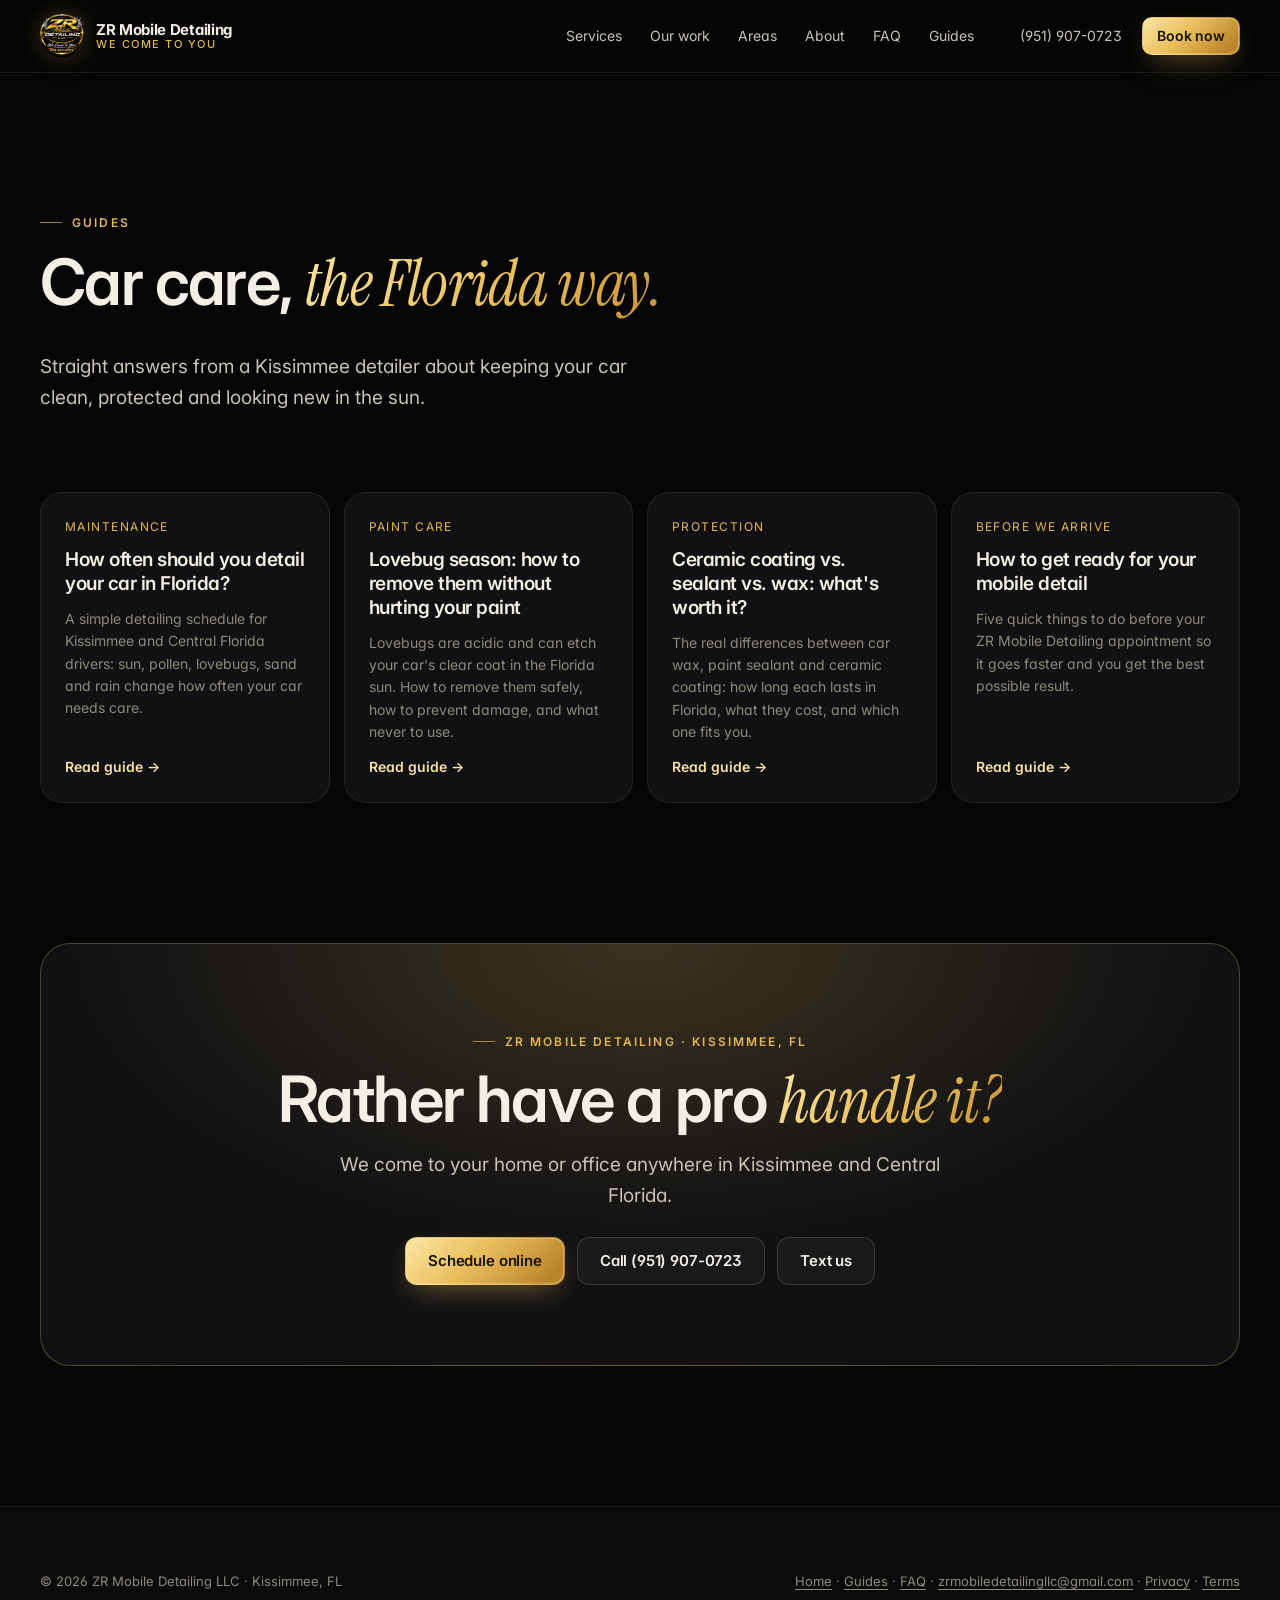
<file: guides/index.html>
<!doctype html>
<html lang="en">
<head>
  <meta charset="utf-8">
  <meta name="viewport" content="width=device-width, initial-scale=1, viewport-fit=cover">
  <title>Car care guides | ZR Mobile Detailing, Kissimmee FL</title>
  <meta name="description" content="Car care guides for Florida drivers from ZR Mobile Detailing in Kissimmee: detailing schedules, lovebug removal, ceramic coating and more.">
  <link rel="canonical" href="https://zrmobiledetailing.com/guides/">
  <meta name="theme-color" content="#060606">
  <meta property="og:title" content="Car care guides">
  <meta property="og:description" content="Car care guides for Florida drivers from ZR Mobile Detailing in Kissimmee: detailing schedules, lovebug removal, ceramic coating and more.">
  <meta property="og:image" content="https://zrmobiledetailing.com/images/og-card.jpg">
  <link rel="icon" type="image/png" href="../images/favicon.png">
  <link rel="preconnect" href="https://fonts.googleapis.com">
  <link rel="preconnect" href="https://fonts.gstatic.com" crossorigin>
  <link href="https://fonts.googleapis.com/css2?family=Inter:wght@400;500;600;700&family=Instrument+Serif:ital@0;1&display=swap" rel="stylesheet">
  <link rel="stylesheet" href="../css/styles.css">
  
</head>
<body>
<header class="nav is-scrolled" id="nav">
  <div class="wrap nav-inner">
    <a class="brand" href="../"><img src="../images/logo-256.png" alt="" width="44" height="44"><span>ZR Mobile Detailing <small>We come to you</small></span></a>
    <nav class="nav-links" aria-label="Main">
      <a href="../#services">Services</a><a href="../#work">Our work</a><a href="../#areas">Areas</a><a href="../#about">About</a><a href="../#faq">FAQ</a><a href="./">Guides</a>
    </nav>
    <div class="nav-cta"><a class="nav-phone" href="tel:+19519070723">(951) 907-0723</a><a class="btn btn-gold btn-sm" href="../#book">Book now</a></div>
  </div>
</header>
<main class="wrap">
<section class="section">
  <div class="section-head">
    <span class="eyebrow">Guides</span>
    <h1 class="h-lg">Car care, <span class="display gold-text" style="font-style:italic">the Florida way.</span></h1>
    <p class="lead">Straight answers from a Kissimmee detailer about keeping your car clean, protected and looking new in the sun.</p>
  </div>
  <div class="guides" style="grid-template-columns:repeat(auto-fit,minmax(260px,1fr))"><a class="guide" href="how-often-detail-car-florida.html"><span class="kicker">Maintenance</span><h3>How often should you detail your car in Florida?</h3><p>A simple detailing schedule for Kissimmee and Central Florida drivers: sun, pollen, lovebugs, sand and rain change how often your car needs care.</p><span class="more">Read guide →</span></a>
<a class="guide" href="lovebug-removal.html"><span class="kicker">Paint care</span><h3>Lovebug season: how to remove them without hurting your paint</h3><p>Lovebugs are acidic and can etch your car's clear coat in the Florida sun. How to remove them safely, how to prevent damage, and what never to use.</p><span class="more">Read guide →</span></a>
<a class="guide" href="ceramic-coating-vs-wax.html"><span class="kicker">Protection</span><h3>Ceramic coating vs. sealant vs. wax: what's worth it?</h3><p>The real differences between car wax, paint sealant and ceramic coating: how long each lasts in Florida, what they cost, and which one fits you.</p><span class="more">Read guide →</span></a>
<a class="guide" href="prepare-for-mobile-detail.html"><span class="kicker">Before we arrive</span><h3>How to get ready for your mobile detail</h3><p>Five quick things to do before your ZR Mobile Detailing appointment so it goes faster and you get the best possible result.</p><span class="more">Read guide →</span></a></div>
</section>
</main>
<section class="section" style="padding-top:0">
  <div class="wrap">
    <div class="cta-band">
      <span class="eyebrow">ZR Mobile Detailing · Kissimmee, FL</span>
      <h2 class="h-lg" style="margin-top:14px">Rather have a pro <span class="display gold-text" style="font-style:italic">handle it?</span></h2>
      <p class="lead" style="margin:16px auto 0">We come to your home or office anywhere in Kissimmee and Central Florida.</p>
      <div class="hero-ctas"><a class="btn btn-gold" href="../#book">Schedule online</a><a class="btn btn-ghost" href="tel:+19519070723">Call (951) 907-0723</a><a class="btn btn-ghost" href="sms:+19519070723">Text us</a></div>
    </div>
  </div>
</section>
<footer class="footer" style="padding-bottom:48px">
  <div class="wrap foot-bottom" style="margin-top:0;border-top:0;padding-top:0">
    <span>© 2026 ZR Mobile Detailing LLC · Kissimmee, FL</span>
    <span><a href="../">Home</a> · <a href="./">Guides</a> · <a href="../#faq">FAQ</a> · <a href="mailto:zrmobiledetailingllc@gmail.com">zrmobiledetailingllc@gmail.com</a> · <a href="../privacy.html">Privacy</a> · <a href="../terms.html">Terms</a></span>
  </div>
</footer>
</body>
</html>
</file>
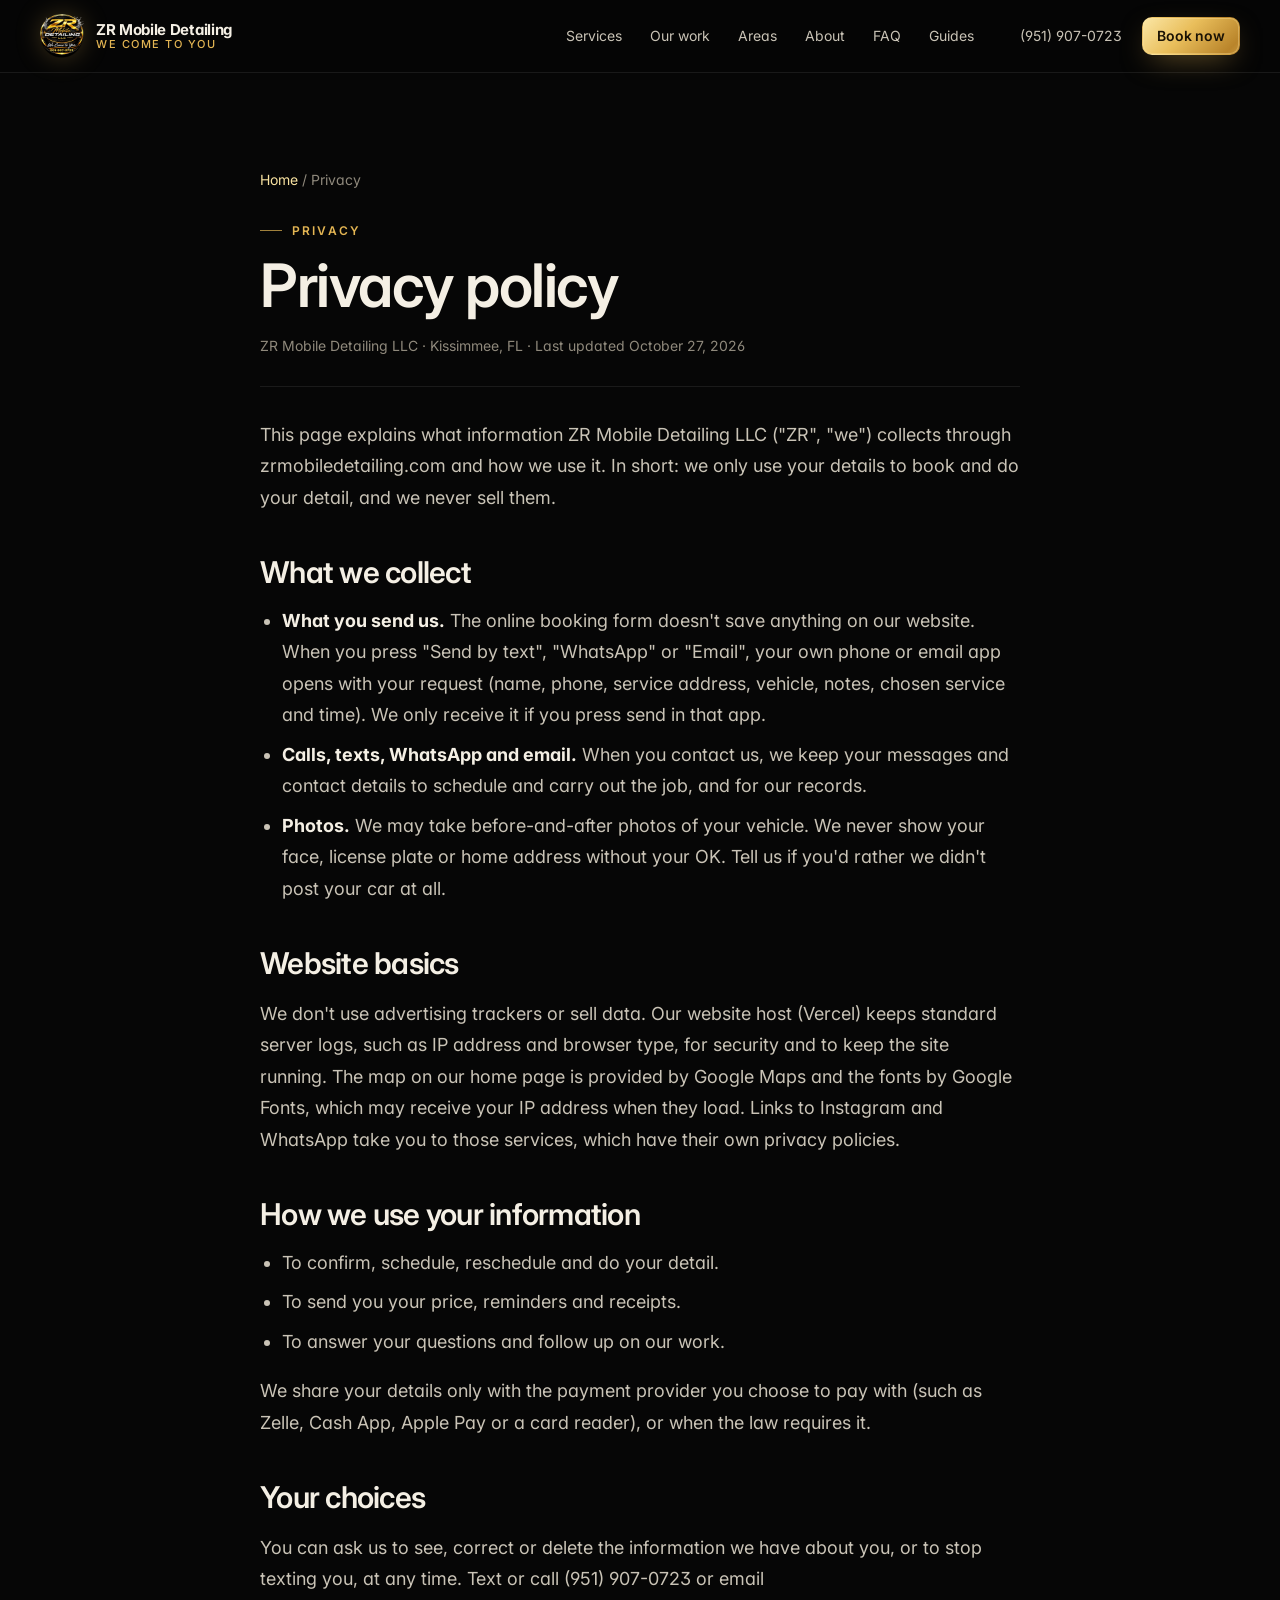
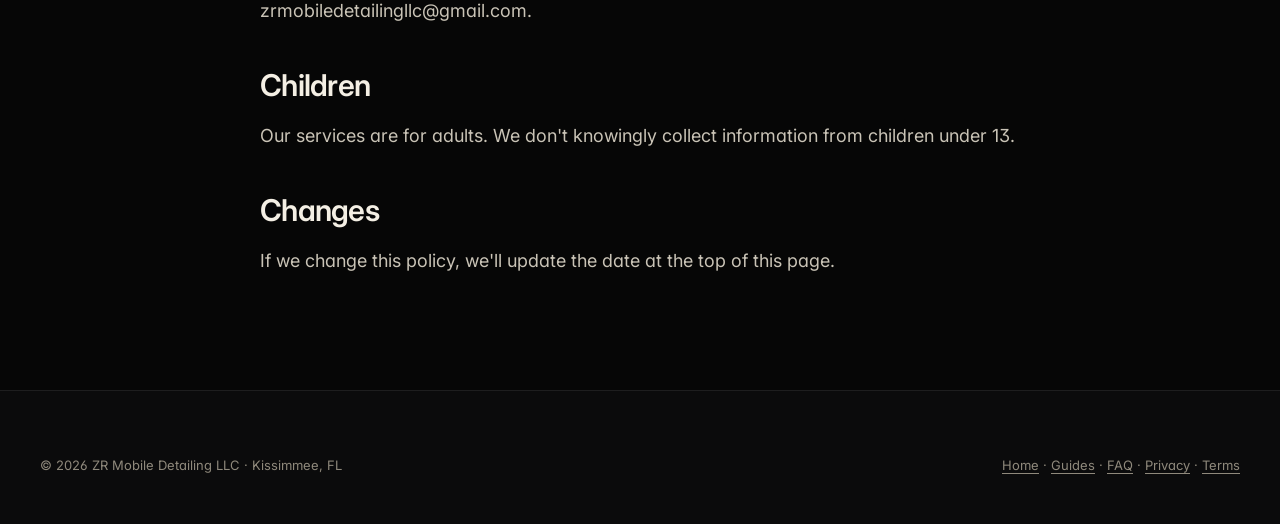
<file: privacy.html>
<!doctype html>
<html lang="en">
<head>
  <meta charset="utf-8">
  <meta name="viewport" content="width=device-width, initial-scale=1, viewport-fit=cover">
  <title>Privacy policy | ZR Mobile Detailing, Kissimmee FL</title>
  <meta name="description" content="How ZR Mobile Detailing LLC uses the details you send when you book a mobile detail in Kissimmee and Central Florida.">
  <link rel="canonical" href="https://zrmobiledetailing.com/privacy.html">
  <meta name="theme-color" content="#060606">
  <link rel="icon" type="image/png" href="images/favicon.png">
  <link rel="preconnect" href="https://fonts.googleapis.com">
  <link rel="preconnect" href="https://fonts.gstatic.com" crossorigin>
  <link href="https://fonts.googleapis.com/css2?family=Inter:wght@400;500;600;700&family=Instrument+Serif:ital@0;1&display=swap" rel="stylesheet">
  <link rel="stylesheet" href="css/styles.css">
</head>
<body>
<header class="nav is-scrolled" id="nav">
  <div class="wrap nav-inner">
    <a class="brand" href="./"><img src="images/logo-256.png" alt="" width="44" height="44"><span>ZR Mobile Detailing <small>We come to you</small></span></a>
    <nav class="nav-links" aria-label="Main">
      <a href="./#services">Services</a><a href="./#work">Our work</a><a href="./#areas">Areas</a><a href="./#about">About</a><a href="./#faq">FAQ</a><a href="guides/">Guides</a>
    </nav>
    <div class="nav-cta"><a class="nav-phone" href="tel:+19519070723">(951) 907-0723</a><a class="btn btn-gold btn-sm" href="./#book">Book now</a></div>
  </div>
</header>
<main class="wrap">
<article class="article">
  <div class="crumbs"><a href="./">Home</a> / Privacy</div>
  <span class="eyebrow">Privacy</span>
  <h1>Privacy policy</h1>
  <div class="meta">ZR Mobile Detailing LLC · Kissimmee, FL · Last updated October 27, 2026</div>
<p>This page explains what information ZR Mobile Detailing LLC ("ZR", "we") collects through zrmobiledetailing.com and how we use it. In short: we only use your details to book and do your detail, and we never sell them.</p>
<h2>What we collect</h2>
<ul>
<li><strong>What you send us.</strong> The online booking form doesn't save anything on our website. When you press "Send by text", "WhatsApp" or "Email", your own phone or email app opens with your request (name, phone, service address, vehicle, notes, chosen service and time). We only receive it if you press send in that app.</li>
<li><strong>Calls, texts, WhatsApp and email.</strong> When you contact us, we keep your messages and contact details to schedule and carry out the job, and for our records.</li>
<li><strong>Photos.</strong> We may take before-and-after photos of your vehicle. We never show your face, license plate or home address without your OK. Tell us if you'd rather we didn't post your car at all.</li>
</ul>
<h2>Website basics</h2>
<p>We don't use advertising trackers or sell data. Our website host (Vercel) keeps standard server logs, such as IP address and browser type, for security and to keep the site running. The map on our home page is provided by Google Maps and the fonts by Google Fonts, which may receive your IP address when they load. Links to Instagram and WhatsApp take you to those services, which have their own privacy policies.</p>
<h2>How we use your information</h2>
<ul>
<li>To confirm, schedule, reschedule and do your detail.</li>
<li>To send you your price, reminders and receipts.</li>
<li>To answer your questions and follow up on our work.</li>
</ul>
<p>We share your details only with the payment provider you choose to pay with (such as Zelle, Cash App, Apple Pay or a card reader), or when the law requires it.</p>
<h2>Your choices</h2>
<p>You can ask us to see, correct or delete the information we have about you, or to stop texting you, at any time. Text or call <a href="tel:+19519070723">(951) 907-0723</a> or email <a href="mailto:zrmobiledetailingllc@gmail.com">zrmobiledetailingllc@gmail.com</a>.</p>
<h2>Children</h2>
<p>Our services are for adults. We don't knowingly collect information from children under 13.</p>
<h2>Changes</h2>
<p>If we change this policy, we'll update the date at the top of this page.</p>
</article>
</main>
<footer class="footer" style="padding-bottom:48px">
  <div class="wrap foot-bottom" style="margin-top:0;border-top:0;padding-top:0">
    <span>© 2026 ZR Mobile Detailing LLC · Kissimmee, FL</span>
    <span><a href="./">Home</a> · <a href="guides/">Guides</a> · <a href="./#faq">FAQ</a> · <a href="privacy.html">Privacy</a> · <a href="terms.html">Terms</a></span>
  </div>
</footer>
</body>
</html>
</file>
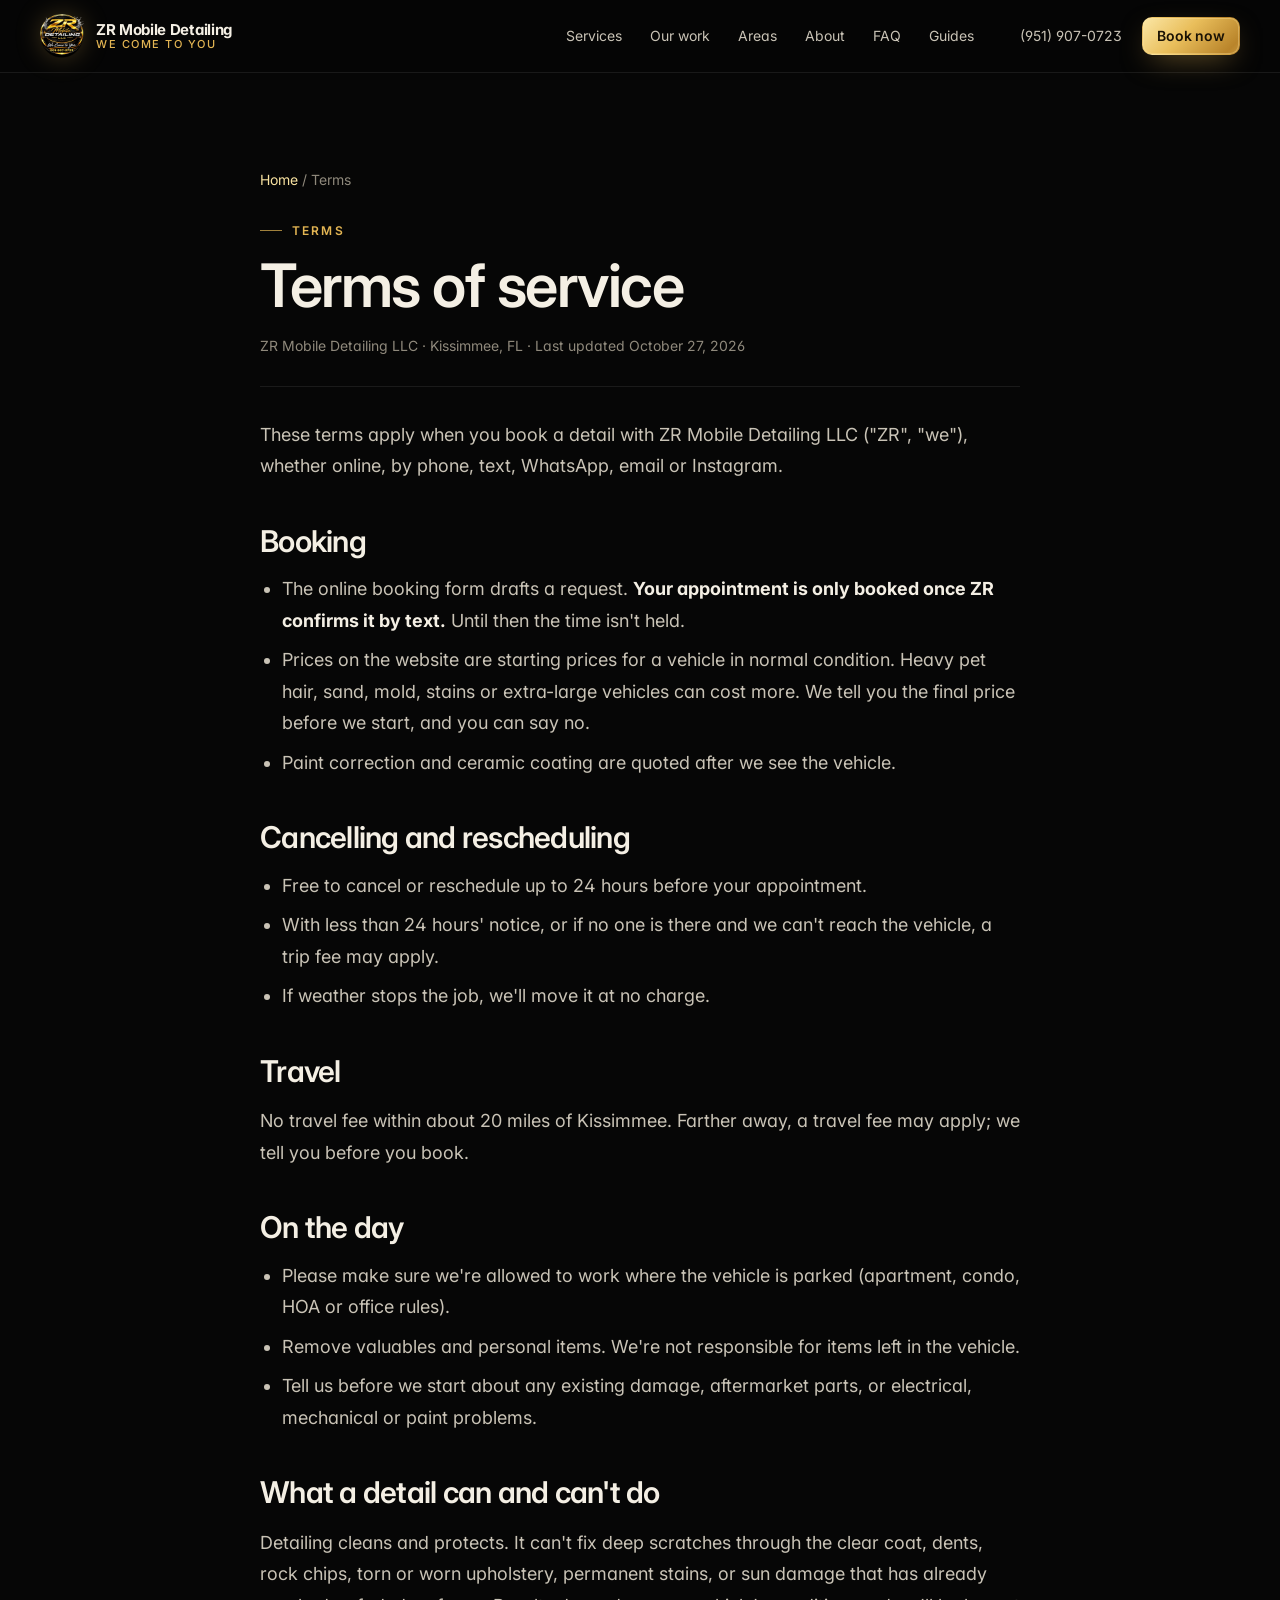
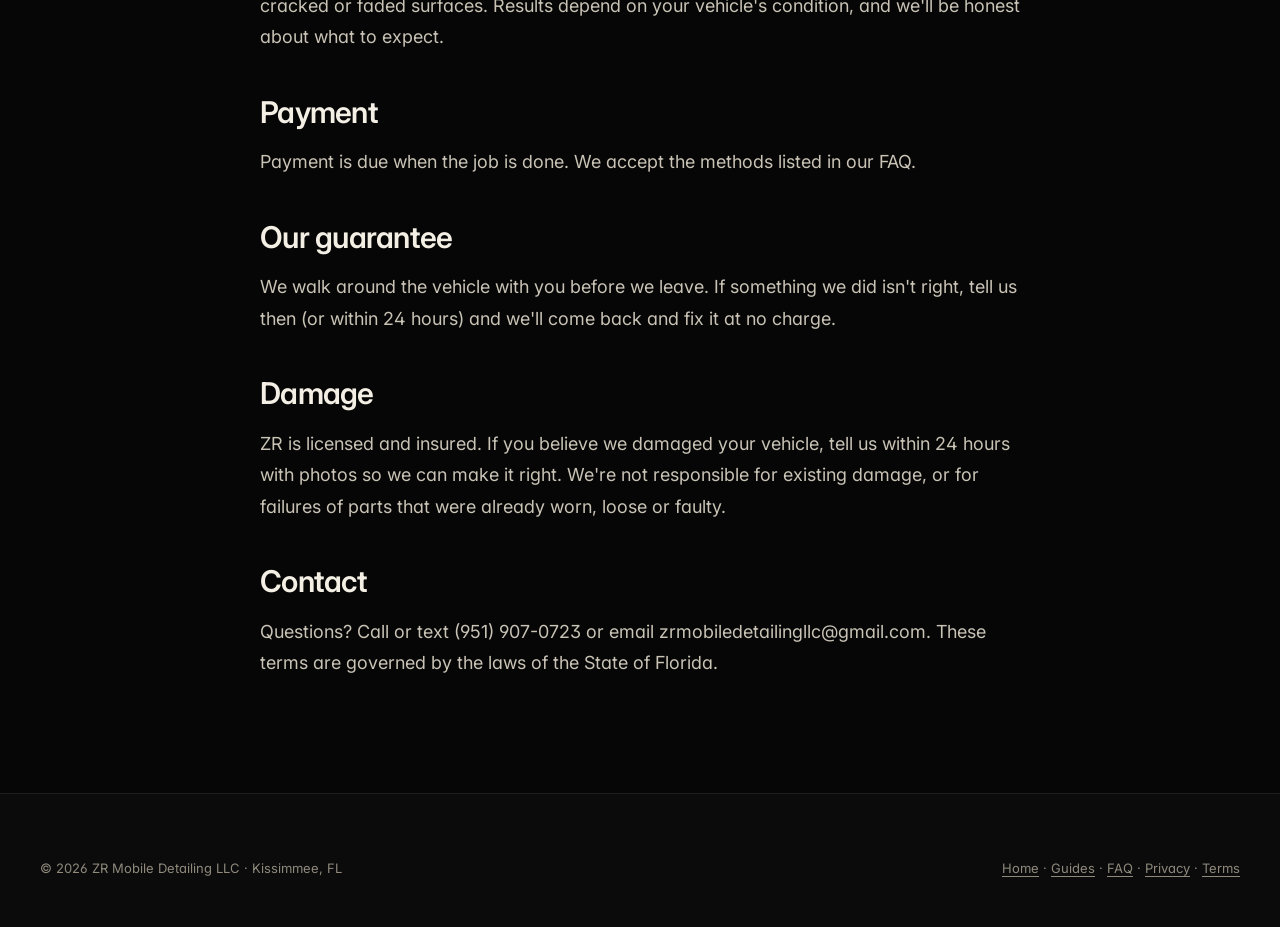
<file: terms.html>
<!doctype html>
<html lang="en">
<head>
  <meta charset="utf-8">
  <meta name="viewport" content="width=device-width, initial-scale=1, viewport-fit=cover">
  <title>Terms of service | ZR Mobile Detailing, Kissimmee FL</title>
  <meta name="description" content="Booking, cancellation, travel, payment and guarantee terms for ZR Mobile Detailing LLC in Kissimmee, FL.">
  <link rel="canonical" href="https://zrmobiledetailing.com/terms.html">
  <meta name="theme-color" content="#060606">
  <link rel="icon" type="image/png" href="images/favicon.png">
  <link rel="preconnect" href="https://fonts.googleapis.com">
  <link rel="preconnect" href="https://fonts.gstatic.com" crossorigin>
  <link href="https://fonts.googleapis.com/css2?family=Inter:wght@400;500;600;700&family=Instrument+Serif:ital@0;1&display=swap" rel="stylesheet">
  <link rel="stylesheet" href="css/styles.css">
</head>
<body>
<header class="nav is-scrolled" id="nav">
  <div class="wrap nav-inner">
    <a class="brand" href="./"><img src="images/logo-256.png" alt="" width="44" height="44"><span>ZR Mobile Detailing <small>We come to you</small></span></a>
    <nav class="nav-links" aria-label="Main">
      <a href="./#services">Services</a><a href="./#work">Our work</a><a href="./#areas">Areas</a><a href="./#about">About</a><a href="./#faq">FAQ</a><a href="guides/">Guides</a>
    </nav>
    <div class="nav-cta"><a class="nav-phone" href="tel:+19519070723">(951) 907-0723</a><a class="btn btn-gold btn-sm" href="./#book">Book now</a></div>
  </div>
</header>
<main class="wrap">
<article class="article">
  <div class="crumbs"><a href="./">Home</a> / Terms</div>
  <span class="eyebrow">Terms</span>
  <h1>Terms of service</h1>
  <div class="meta">ZR Mobile Detailing LLC · Kissimmee, FL · Last updated October 27, 2026</div>
<p>These terms apply when you book a detail with ZR Mobile Detailing LLC ("ZR", "we"), whether online, by phone, text, WhatsApp, email or Instagram.</p>
<h2>Booking</h2>
<ul>
<li>The online booking form drafts a request. <strong>Your appointment is only booked once ZR confirms it by text.</strong> Until then the time isn't held.</li>
<li>Prices on the website are starting prices for a vehicle in normal condition. Heavy pet hair, sand, mold, stains or extra-large vehicles can cost more. We tell you the final price before we start, and you can say no.</li>
<li>Paint correction and ceramic coating are quoted after we see the vehicle.</li>
</ul>
<h2>Cancelling and rescheduling</h2>
<ul>
<li>Free to cancel or reschedule up to 24 hours before your appointment.</li>
<li>With less than 24 hours' notice, or if no one is there and we can't reach the vehicle, a trip fee may apply.</li>
<li>If weather stops the job, we'll move it at no charge.</li>
</ul>
<h2>Travel</h2>
<p>No travel fee within about 20 miles of Kissimmee. Farther away, a travel fee may apply; we tell you before you book.</p>
<h2>On the day</h2>
<ul>
<li>Please make sure we're allowed to work where the vehicle is parked (apartment, condo, HOA or office rules).</li>
<li>Remove valuables and personal items. We're not responsible for items left in the vehicle.</li>
<li>Tell us before we start about any existing damage, aftermarket parts, or electrical, mechanical or paint problems.</li>
</ul>
<h2>What a detail can and can't do</h2>
<p>Detailing cleans and protects. It can't fix deep scratches through the clear coat, dents, rock chips, torn or worn upholstery, permanent stains, or sun damage that has already cracked or faded surfaces. Results depend on your vehicle's condition, and we'll be honest about what to expect.</p>
<h2>Payment</h2>
<p>Payment is due when the job is done. We accept the methods listed in our <a href="./#faq">FAQ</a>.</p>
<h2>Our guarantee</h2>
<p>We walk around the vehicle with you before we leave. If something we did isn't right, tell us then (or within 24 hours) and we'll come back and fix it at no charge.</p>
<h2>Damage</h2>
<p>ZR is licensed and insured. If you believe we damaged your vehicle, tell us within 24 hours with photos so we can make it right. We're not responsible for existing damage, or for failures of parts that were already worn, loose or faulty.</p>
<h2>Contact</h2>
<p>Questions? Call or text <a href="tel:+19519070723">(951) 907-0723</a> or email <a href="mailto:zrmobiledetailingllc@gmail.com">zrmobiledetailingllc@gmail.com</a>. These terms are governed by the laws of the State of Florida.</p>
</article>
</main>
<footer class="footer" style="padding-bottom:48px">
  <div class="wrap foot-bottom" style="margin-top:0;border-top:0;padding-top:0">
    <span>© 2026 ZR Mobile Detailing LLC · Kissimmee, FL</span>
    <span><a href="./">Home</a> · <a href="guides/">Guides</a> · <a href="./#faq">FAQ</a> · <a href="privacy.html">Privacy</a> · <a href="terms.html">Terms</a></span>
  </div>
</footer>
</body>
</html>
</file>
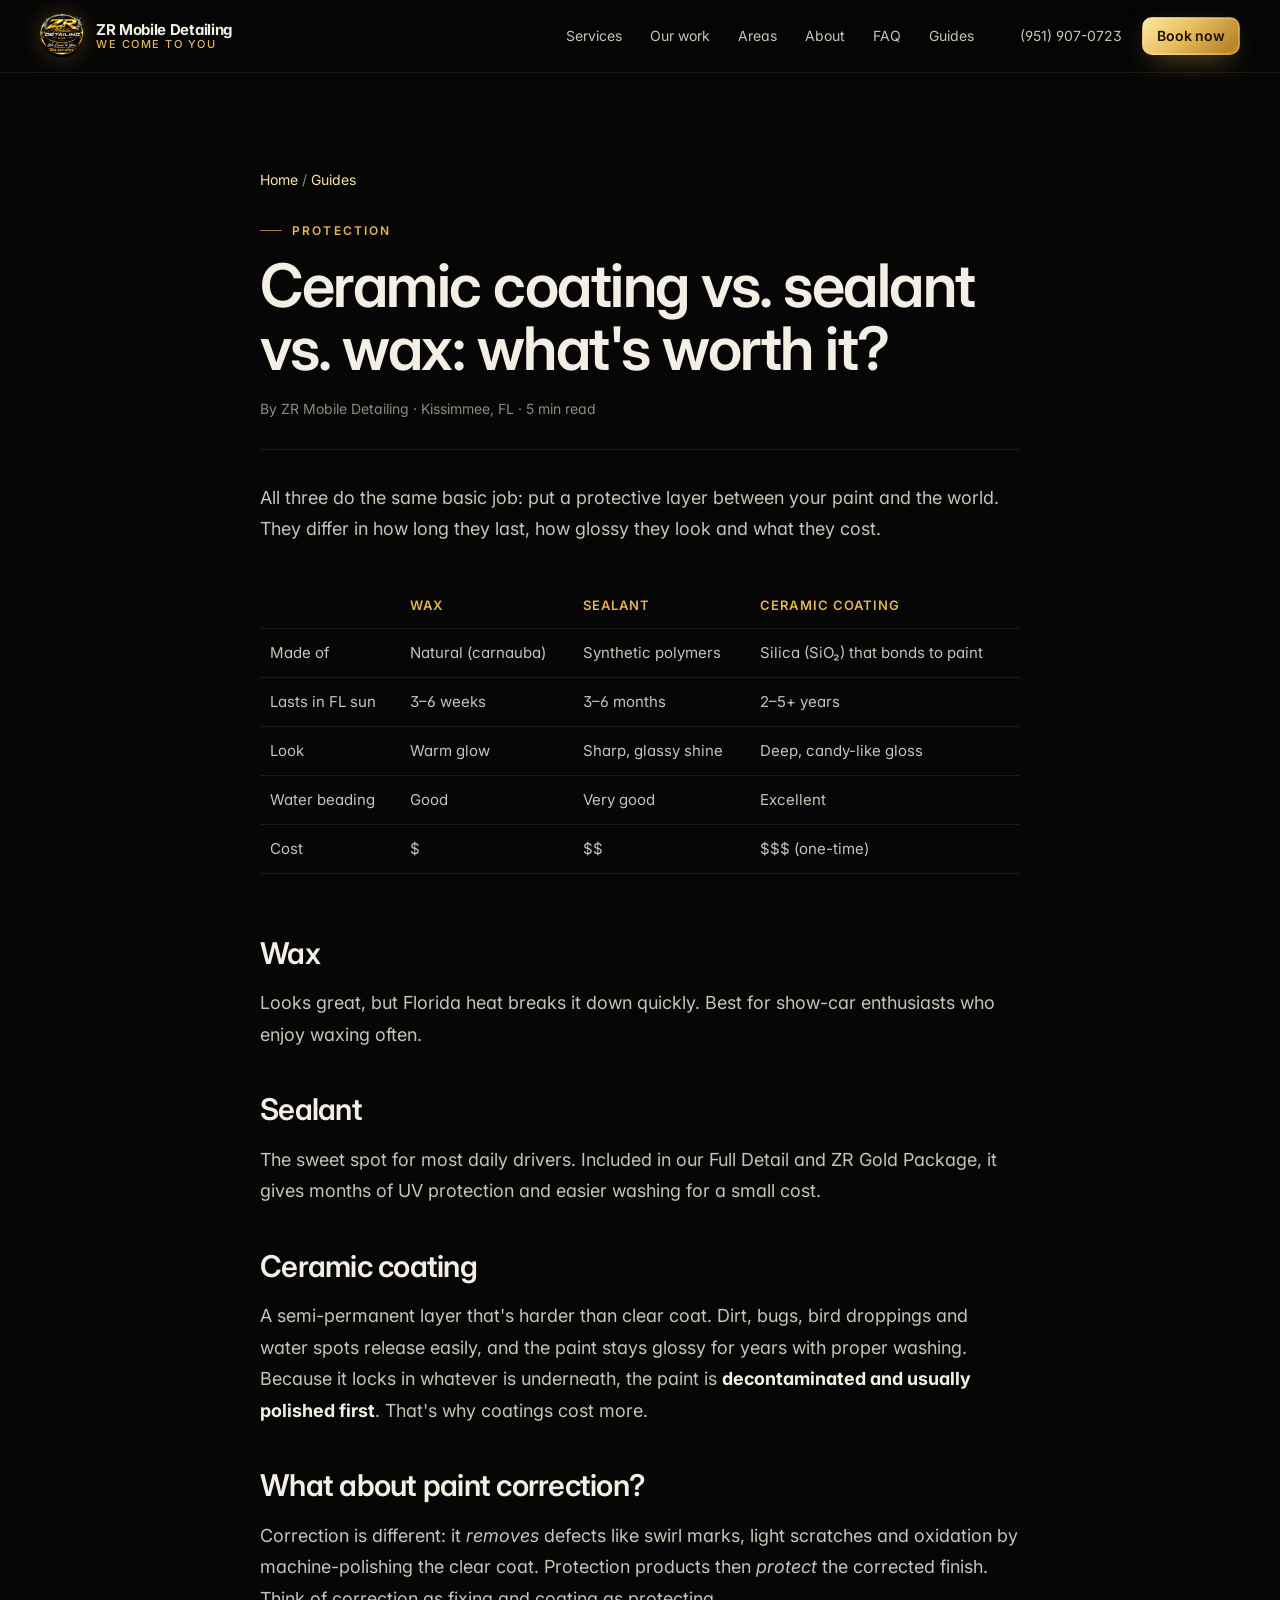
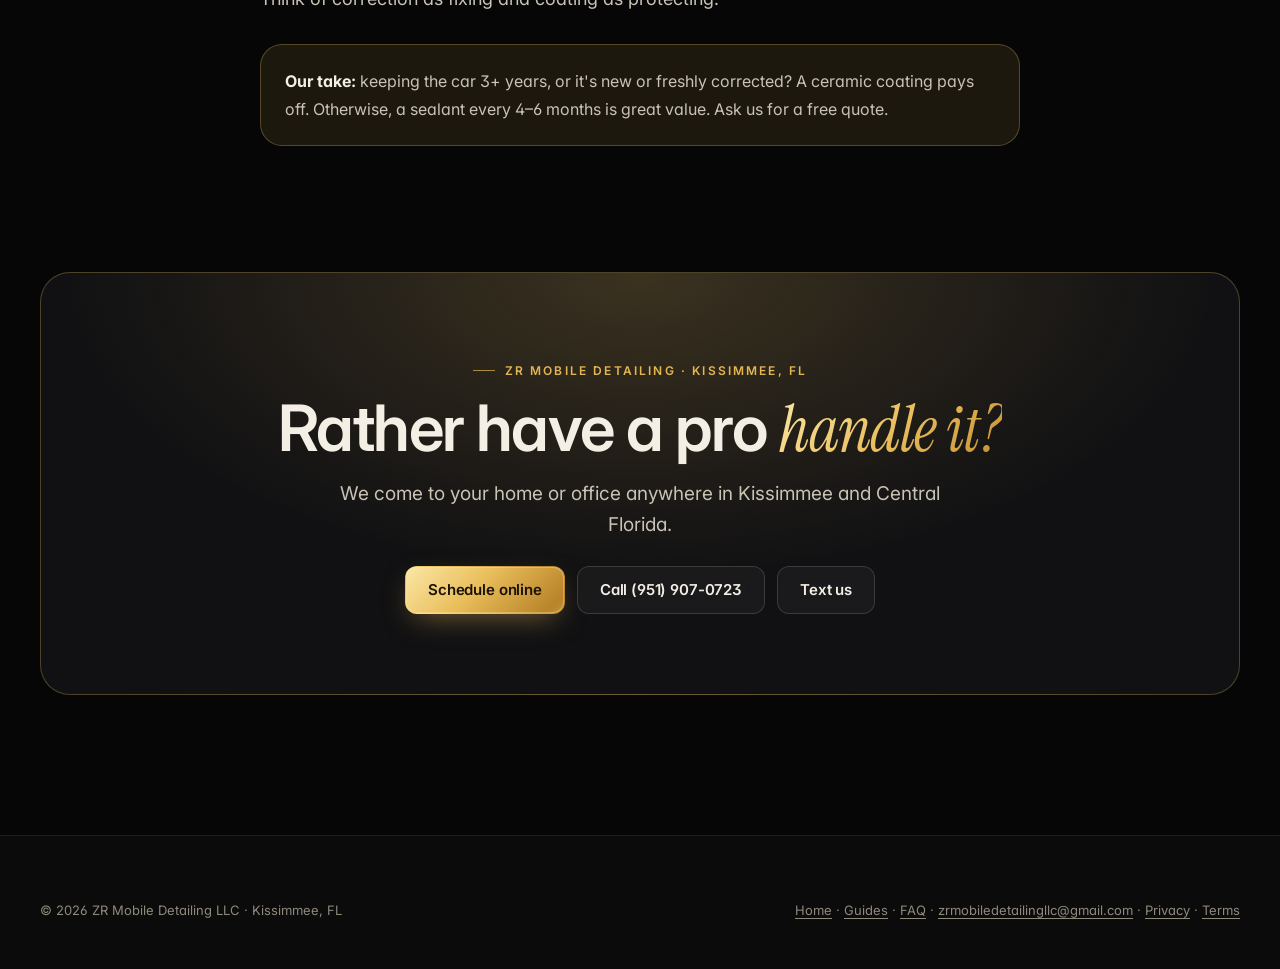
<file: guides/ceramic-coating-vs-wax.html>
<!doctype html>
<html lang="en">
<head>
  <meta charset="utf-8">
  <meta name="viewport" content="width=device-width, initial-scale=1, viewport-fit=cover">
  <title>Ceramic coating vs. sealant vs. wax: what's worth it? | ZR Mobile Detailing, Kissimmee FL</title>
  <meta name="description" content="The real differences between car wax, paint sealant and ceramic coating: how long each lasts in Florida, what they cost, and which one fits you.">
  <link rel="canonical" href="https://zrmobiledetailing.com/guides/ceramic-coating-vs-wax.html">
  <meta name="theme-color" content="#060606">
  <meta property="og:title" content="Ceramic coating vs. sealant vs. wax: what's worth it?">
  <meta property="og:description" content="The real differences between car wax, paint sealant and ceramic coating: how long each lasts in Florida, what they cost, and which one fits you.">
  <meta property="og:image" content="https://zrmobiledetailing.com/images/og-card.jpg">
  <link rel="icon" type="image/png" href="../images/favicon.png">
  <link rel="preconnect" href="https://fonts.googleapis.com">
  <link rel="preconnect" href="https://fonts.gstatic.com" crossorigin>
  <link href="https://fonts.googleapis.com/css2?family=Inter:wght@400;500;600;700&family=Instrument+Serif:ital@0;1&display=swap" rel="stylesheet">
  <link rel="stylesheet" href="../css/styles.css">
  <script type="application/ld+json">{"@context":"https://schema.org","@type":"Article","headline":"Ceramic coating vs. sealant vs. wax: what's worth it?","description":"The real differences between car wax, paint sealant and ceramic coating: how long each lasts in Florida, what they cost, and which one fits you.","author":{"@type":"Organization","name":"ZR Mobile Detailing LLC"},"publisher":{"@type":"Organization","name":"ZR Mobile Detailing LLC","logo":{"@type":"ImageObject","url":"https://zrmobiledetailing.com/images/logo.webp"}}}</script>
</head>
<body>
<header class="nav is-scrolled" id="nav">
  <div class="wrap nav-inner">
    <a class="brand" href="../"><img src="../images/logo-256.png" alt="" width="44" height="44"><span>ZR Mobile Detailing <small>We come to you</small></span></a>
    <nav class="nav-links" aria-label="Main">
      <a href="../#services">Services</a><a href="../#work">Our work</a><a href="../#areas">Areas</a><a href="../#about">About</a><a href="../#faq">FAQ</a><a href="./">Guides</a>
    </nav>
    <div class="nav-cta"><a class="nav-phone" href="tel:+19519070723">(951) 907-0723</a><a class="btn btn-gold btn-sm" href="../#book">Book now</a></div>
  </div>
</header>
<main class="wrap">
<article class="article">
  <div class="crumbs"><a href="../">Home</a> / <a href="./">Guides</a></div>
  <span class="eyebrow">Protection</span>
  <h1>Ceramic coating vs. sealant vs. wax: what's worth it?</h1>
  <div class="meta">By ZR Mobile Detailing · Kissimmee, FL · 5 min read</div>
  
<p>All three do the same basic job: put a protective layer between your paint and the world. They differ in how long they last, how glossy they look and what they cost.</p>
<div class="table-scroll"><table>
<tr><th></th><th>Wax</th><th>Sealant</th><th>Ceramic coating</th></tr>
<tr><td>Made of</td><td>Natural (carnauba)</td><td>Synthetic polymers</td><td>Silica (SiO₂) that bonds to paint</td></tr>
<tr><td>Lasts in FL sun</td><td>3–6 weeks</td><td>3–6 months</td><td>2–5+ years</td></tr>
<tr><td>Look</td><td>Warm glow</td><td>Sharp, glassy shine</td><td>Deep, candy-like gloss</td></tr>
<tr><td>Water beading</td><td>Good</td><td>Very good</td><td>Excellent</td></tr>
<tr><td>Cost</td><td>$</td><td>$$</td><td>$$$ (one-time)</td></tr>
</table></div>
<h2>Wax</h2>
<p>Looks great, but Florida heat breaks it down quickly. Best for show-car enthusiasts who enjoy waxing often.</p>
<h2>Sealant</h2>
<p>The sweet spot for most daily drivers. Included in our Full Detail and ZR Gold Package, it gives months of UV protection and easier washing for a small cost.</p>
<h2>Ceramic coating</h2>
<p>A semi-permanent layer that's harder than clear coat. Dirt, bugs, bird droppings and water spots release easily, and the paint stays glossy for years with proper washing. Because it locks in whatever is underneath, the paint is <strong>decontaminated and usually polished first</strong>. That's why coatings cost more.</p>
<h2>What about paint correction?</h2>
<p>Correction is different: it <em>removes</em> defects like swirl marks, light scratches and oxidation by machine-polishing the clear coat. Protection products then <em>protect</em> the corrected finish. Think of correction as fixing and coating as protecting.</p>
<div class="callout"><p><strong>Our take:</strong> keeping the car 3+ years, or it's new or freshly corrected? A ceramic coating pays off. Otherwise, a sealant every 4–6 months is great value. Ask us for a free quote.</p></div>

</article>
</main>
<section class="section" style="padding-top:0">
  <div class="wrap">
    <div class="cta-band">
      <span class="eyebrow">ZR Mobile Detailing · Kissimmee, FL</span>
      <h2 class="h-lg" style="margin-top:14px">Rather have a pro <span class="display gold-text" style="font-style:italic">handle it?</span></h2>
      <p class="lead" style="margin:16px auto 0">We come to your home or office anywhere in Kissimmee and Central Florida.</p>
      <div class="hero-ctas"><a class="btn btn-gold" href="../#book">Schedule online</a><a class="btn btn-ghost" href="tel:+19519070723">Call (951) 907-0723</a><a class="btn btn-ghost" href="sms:+19519070723">Text us</a></div>
    </div>
  </div>
</section>
<footer class="footer" style="padding-bottom:48px">
  <div class="wrap foot-bottom" style="margin-top:0;border-top:0;padding-top:0">
    <span>© 2026 ZR Mobile Detailing LLC · Kissimmee, FL</span>
    <span><a href="../">Home</a> · <a href="./">Guides</a> · <a href="../#faq">FAQ</a> · <a href="mailto:zrmobiledetailingllc@gmail.com">zrmobiledetailingllc@gmail.com</a> · <a href="../privacy.html">Privacy</a> · <a href="../terms.html">Terms</a></span>
  </div>
</footer>
</body>
</html>
</file>
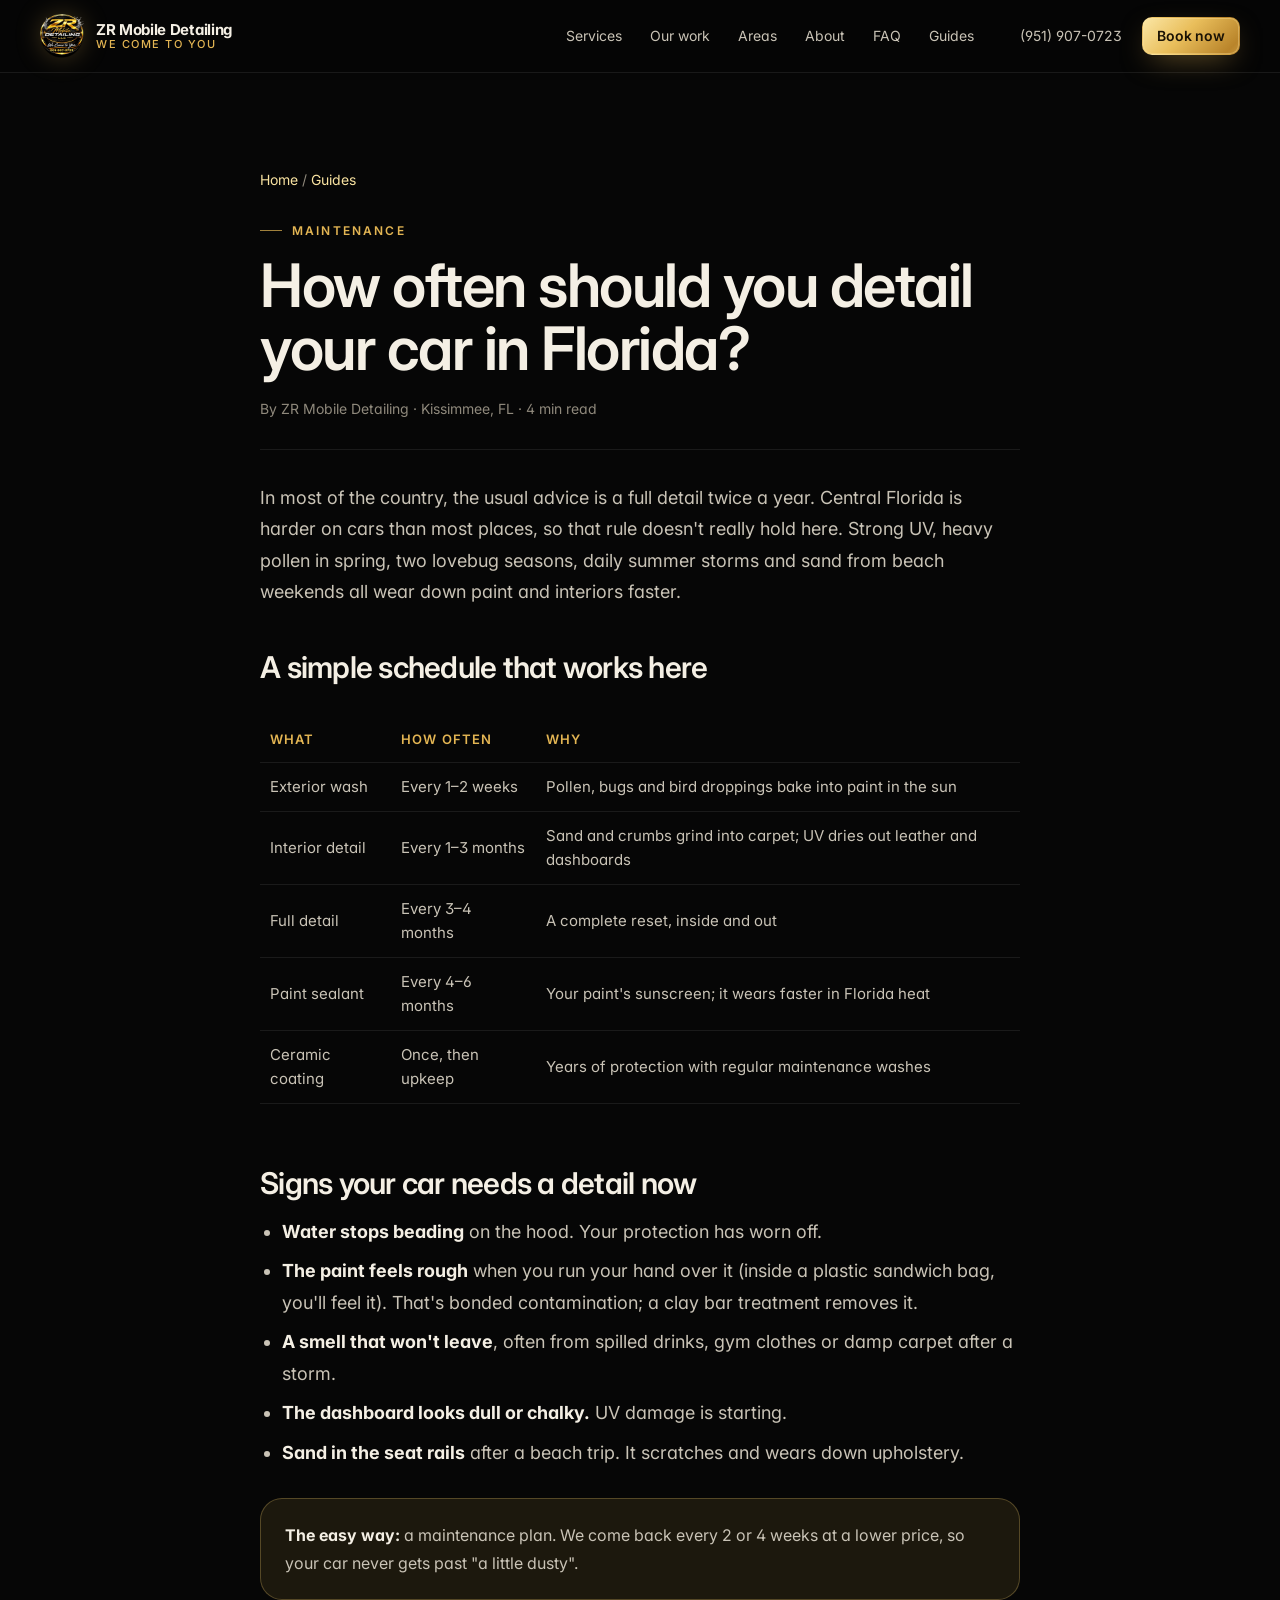
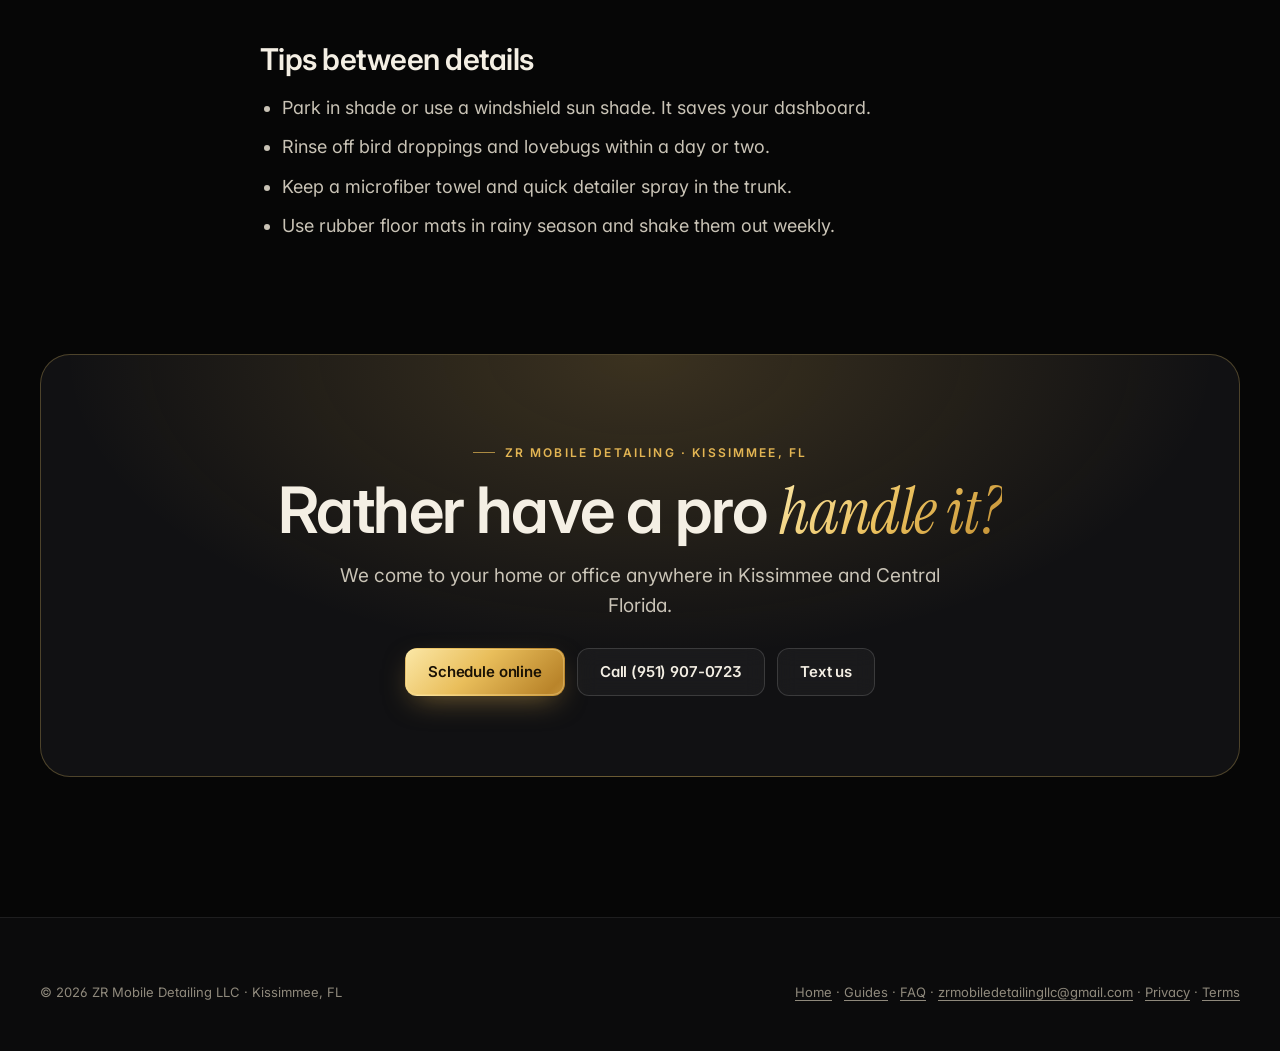
<file: guides/how-often-detail-car-florida.html>
<!doctype html>
<html lang="en">
<head>
  <meta charset="utf-8">
  <meta name="viewport" content="width=device-width, initial-scale=1, viewport-fit=cover">
  <title>How often should you detail your car in Florida? | ZR Mobile Detailing, Kissimmee FL</title>
  <meta name="description" content="A simple detailing schedule for Kissimmee and Central Florida drivers: sun, pollen, lovebugs, sand and rain change how often your car needs care.">
  <link rel="canonical" href="https://zrmobiledetailing.com/guides/how-often-detail-car-florida.html">
  <meta name="theme-color" content="#060606">
  <meta property="og:title" content="How often should you detail your car in Florida?">
  <meta property="og:description" content="A simple detailing schedule for Kissimmee and Central Florida drivers: sun, pollen, lovebugs, sand and rain change how often your car needs care.">
  <meta property="og:image" content="https://zrmobiledetailing.com/images/og-card.jpg">
  <link rel="icon" type="image/png" href="../images/favicon.png">
  <link rel="preconnect" href="https://fonts.googleapis.com">
  <link rel="preconnect" href="https://fonts.gstatic.com" crossorigin>
  <link href="https://fonts.googleapis.com/css2?family=Inter:wght@400;500;600;700&family=Instrument+Serif:ital@0;1&display=swap" rel="stylesheet">
  <link rel="stylesheet" href="../css/styles.css">
  <script type="application/ld+json">{"@context":"https://schema.org","@type":"Article","headline":"How often should you detail your car in Florida?","description":"A simple detailing schedule for Kissimmee and Central Florida drivers: sun, pollen, lovebugs, sand and rain change how often your car needs care.","author":{"@type":"Organization","name":"ZR Mobile Detailing LLC"},"publisher":{"@type":"Organization","name":"ZR Mobile Detailing LLC","logo":{"@type":"ImageObject","url":"https://zrmobiledetailing.com/images/logo.webp"}}}</script>
</head>
<body>
<header class="nav is-scrolled" id="nav">
  <div class="wrap nav-inner">
    <a class="brand" href="../"><img src="../images/logo-256.png" alt="" width="44" height="44"><span>ZR Mobile Detailing <small>We come to you</small></span></a>
    <nav class="nav-links" aria-label="Main">
      <a href="../#services">Services</a><a href="../#work">Our work</a><a href="../#areas">Areas</a><a href="../#about">About</a><a href="../#faq">FAQ</a><a href="./">Guides</a>
    </nav>
    <div class="nav-cta"><a class="nav-phone" href="tel:+19519070723">(951) 907-0723</a><a class="btn btn-gold btn-sm" href="../#book">Book now</a></div>
  </div>
</header>
<main class="wrap">
<article class="article">
  <div class="crumbs"><a href="../">Home</a> / <a href="./">Guides</a></div>
  <span class="eyebrow">Maintenance</span>
  <h1>How often should you detail your car in Florida?</h1>
  <div class="meta">By ZR Mobile Detailing · Kissimmee, FL · 4 min read</div>
  
<p>In most of the country, the usual advice is a full detail twice a year. Central Florida is harder on cars than most places, so that rule doesn't really hold here. Strong UV, heavy pollen in spring, two lovebug seasons, daily summer storms and sand from beach weekends all wear down paint and interiors faster.</p>
<h2>A simple schedule that works here</h2>
<div class="table-scroll"><table>
<tr><th>What</th><th>How often</th><th>Why</th></tr>
<tr><td>Exterior wash</td><td>Every 1–2 weeks</td><td>Pollen, bugs and bird droppings bake into paint in the sun</td></tr>
<tr><td>Interior detail</td><td>Every 1–3 months</td><td>Sand and crumbs grind into carpet; UV dries out leather and dashboards</td></tr>
<tr><td>Full detail</td><td>Every 3–4 months</td><td>A complete reset, inside and out</td></tr>
<tr><td>Paint sealant</td><td>Every 4–6 months</td><td>Your paint's sunscreen; it wears faster in Florida heat</td></tr>
<tr><td>Ceramic coating</td><td>Once, then upkeep</td><td>Years of protection with regular maintenance washes</td></tr>
</table></div>
<h2>Signs your car needs a detail now</h2>
<ul>
<li><strong>Water stops beading</strong> on the hood. Your protection has worn off.</li>
<li><strong>The paint feels rough</strong> when you run your hand over it (inside a plastic sandwich bag, you'll feel it). That's bonded contamination; a clay bar treatment removes it.</li>
<li><strong>A smell that won't leave</strong>, often from spilled drinks, gym clothes or damp carpet after a storm.</li>
<li><strong>The dashboard looks dull or chalky.</strong> UV damage is starting.</li>
<li><strong>Sand in the seat rails</strong> after a beach trip. It scratches and wears down upholstery.</li>
</ul>
<div class="callout"><p><strong>The easy way:</strong> a maintenance plan. We come back every 2 or 4 weeks at a lower price, so your car never gets past "a little dusty".</p></div>
<h2>Tips between details</h2>
<ul>
<li>Park in shade or use a windshield sun shade. It saves your dashboard.</li>
<li>Rinse off bird droppings and lovebugs within a day or two.</li>
<li>Keep a microfiber towel and quick detailer spray in the trunk.</li>
<li>Use rubber floor mats in rainy season and shake them out weekly.</li>
</ul>

</article>
</main>
<section class="section" style="padding-top:0">
  <div class="wrap">
    <div class="cta-band">
      <span class="eyebrow">ZR Mobile Detailing · Kissimmee, FL</span>
      <h2 class="h-lg" style="margin-top:14px">Rather have a pro <span class="display gold-text" style="font-style:italic">handle it?</span></h2>
      <p class="lead" style="margin:16px auto 0">We come to your home or office anywhere in Kissimmee and Central Florida.</p>
      <div class="hero-ctas"><a class="btn btn-gold" href="../#book">Schedule online</a><a class="btn btn-ghost" href="tel:+19519070723">Call (951) 907-0723</a><a class="btn btn-ghost" href="sms:+19519070723">Text us</a></div>
    </div>
  </div>
</section>
<footer class="footer" style="padding-bottom:48px">
  <div class="wrap foot-bottom" style="margin-top:0;border-top:0;padding-top:0">
    <span>© 2026 ZR Mobile Detailing LLC · Kissimmee, FL</span>
    <span><a href="../">Home</a> · <a href="./">Guides</a> · <a href="../#faq">FAQ</a> · <a href="mailto:zrmobiledetailingllc@gmail.com">zrmobiledetailingllc@gmail.com</a> · <a href="../privacy.html">Privacy</a> · <a href="../terms.html">Terms</a></span>
  </div>
</footer>
</body>
</html>
</file>
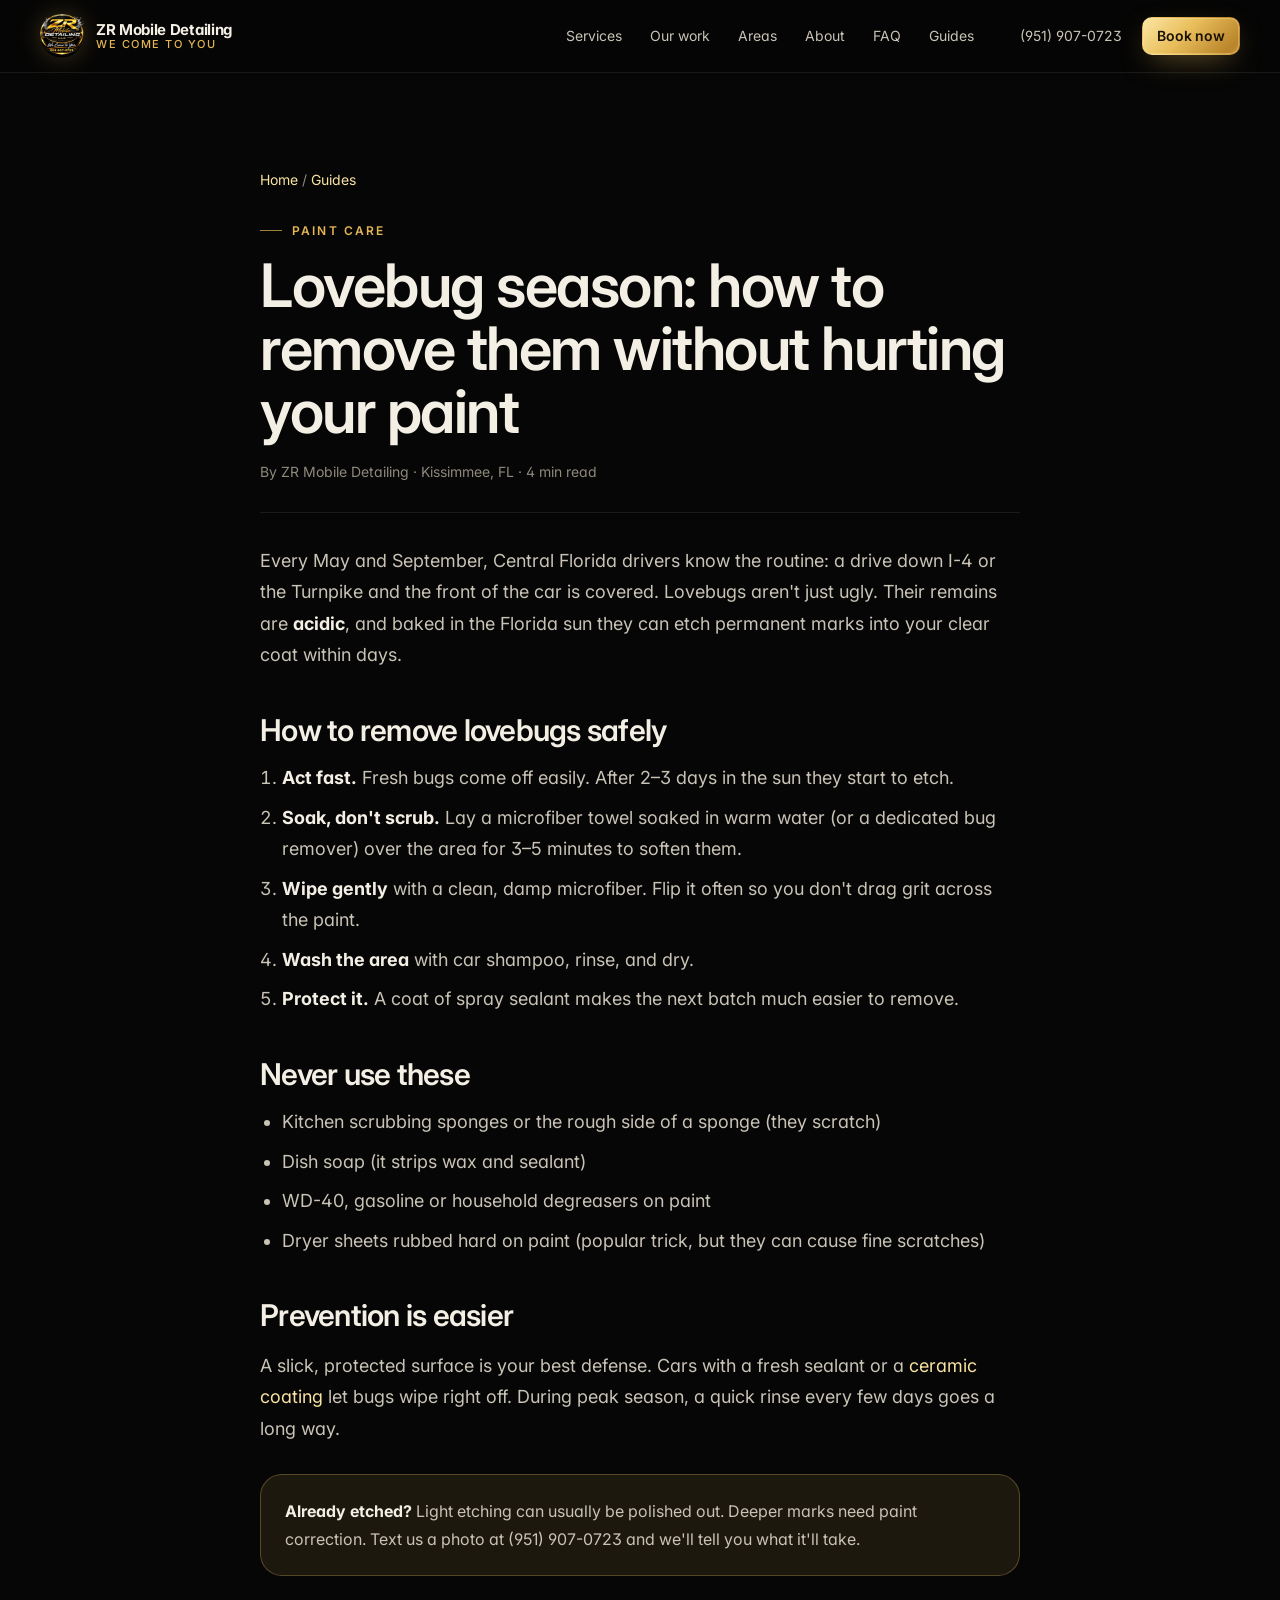
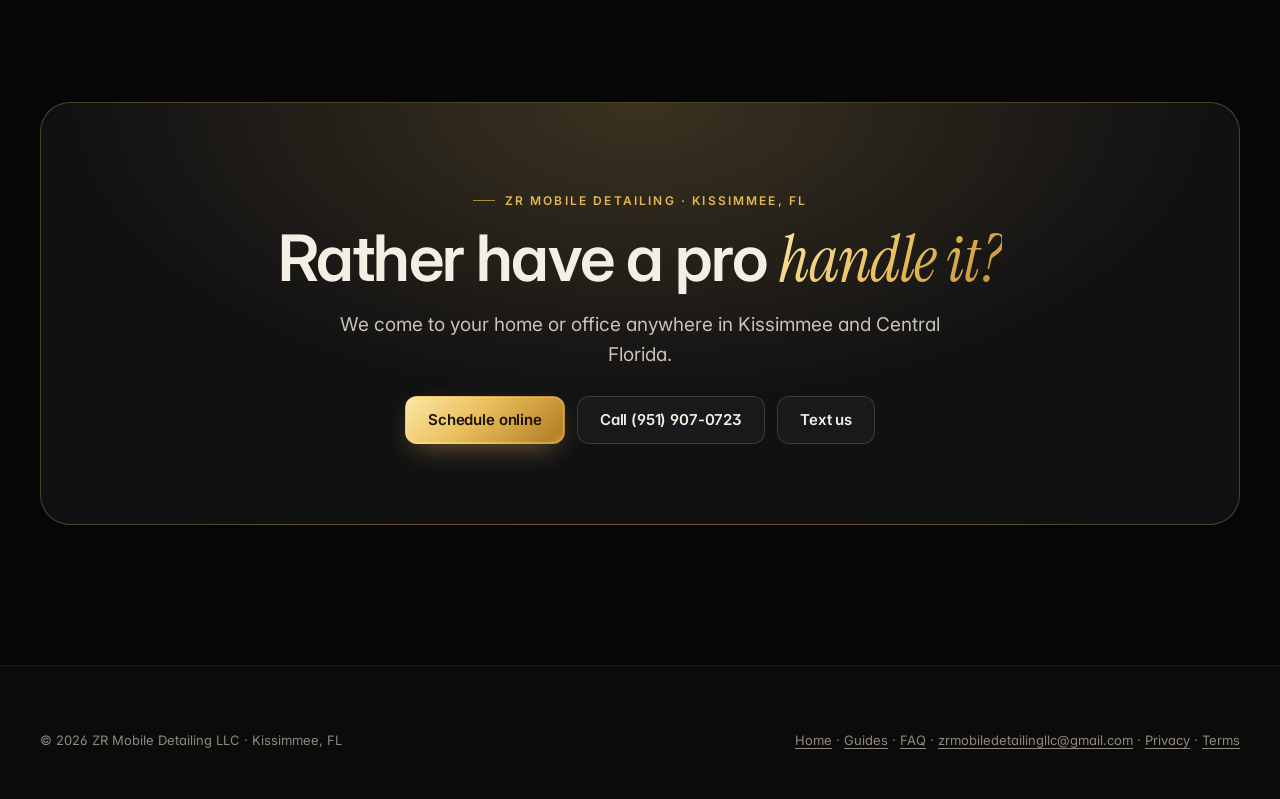
<file: guides/lovebug-removal.html>
<!doctype html>
<html lang="en">
<head>
  <meta charset="utf-8">
  <meta name="viewport" content="width=device-width, initial-scale=1, viewport-fit=cover">
  <title>Lovebug season: how to remove them without hurting your paint | ZR Mobile Detailing, Kissimmee FL</title>
  <meta name="description" content="Lovebugs are acidic and can etch your car's clear coat in the Florida sun. How to remove them safely, how to prevent damage, and what never to use.">
  <link rel="canonical" href="https://zrmobiledetailing.com/guides/lovebug-removal.html">
  <meta name="theme-color" content="#060606">
  <meta property="og:title" content="Lovebug season: how to remove them without hurting your paint">
  <meta property="og:description" content="Lovebugs are acidic and can etch your car's clear coat in the Florida sun. How to remove them safely, how to prevent damage, and what never to use.">
  <meta property="og:image" content="https://zrmobiledetailing.com/images/og-card.jpg">
  <link rel="icon" type="image/png" href="../images/favicon.png">
  <link rel="preconnect" href="https://fonts.googleapis.com">
  <link rel="preconnect" href="https://fonts.gstatic.com" crossorigin>
  <link href="https://fonts.googleapis.com/css2?family=Inter:wght@400;500;600;700&family=Instrument+Serif:ital@0;1&display=swap" rel="stylesheet">
  <link rel="stylesheet" href="../css/styles.css">
  <script type="application/ld+json">{"@context":"https://schema.org","@type":"Article","headline":"Lovebug season: how to remove them without hurting your paint","description":"Lovebugs are acidic and can etch your car's clear coat in the Florida sun. How to remove them safely, how to prevent damage, and what never to use.","author":{"@type":"Organization","name":"ZR Mobile Detailing LLC"},"publisher":{"@type":"Organization","name":"ZR Mobile Detailing LLC","logo":{"@type":"ImageObject","url":"https://zrmobiledetailing.com/images/logo.webp"}}}</script>
</head>
<body>
<header class="nav is-scrolled" id="nav">
  <div class="wrap nav-inner">
    <a class="brand" href="../"><img src="../images/logo-256.png" alt="" width="44" height="44"><span>ZR Mobile Detailing <small>We come to you</small></span></a>
    <nav class="nav-links" aria-label="Main">
      <a href="../#services">Services</a><a href="../#work">Our work</a><a href="../#areas">Areas</a><a href="../#about">About</a><a href="../#faq">FAQ</a><a href="./">Guides</a>
    </nav>
    <div class="nav-cta"><a class="nav-phone" href="tel:+19519070723">(951) 907-0723</a><a class="btn btn-gold btn-sm" href="../#book">Book now</a></div>
  </div>
</header>
<main class="wrap">
<article class="article">
  <div class="crumbs"><a href="../">Home</a> / <a href="./">Guides</a></div>
  <span class="eyebrow">Paint care</span>
  <h1>Lovebug season: how to remove them without hurting your paint</h1>
  <div class="meta">By ZR Mobile Detailing · Kissimmee, FL · 4 min read</div>
  
<p>Every May and September, Central Florida drivers know the routine: a drive down I-4 or the Turnpike and the front of the car is covered. Lovebugs aren't just ugly. Their remains are <strong>acidic</strong>, and baked in the Florida sun they can etch permanent marks into your clear coat within days.</p>
<h2>How to remove lovebugs safely</h2>
<ol>
<li><strong>Act fast.</strong> Fresh bugs come off easily. After 2–3 days in the sun they start to etch.</li>
<li><strong>Soak, don't scrub.</strong> Lay a microfiber towel soaked in warm water (or a dedicated bug remover) over the area for 3–5 minutes to soften them.</li>
<li><strong>Wipe gently</strong> with a clean, damp microfiber. Flip it often so you don't drag grit across the paint.</li>
<li><strong>Wash the area</strong> with car shampoo, rinse, and dry.</li>
<li><strong>Protect it.</strong> A coat of spray sealant makes the next batch much easier to remove.</li>
</ol>
<h2>Never use these</h2>
<ul>
<li>Kitchen scrubbing sponges or the rough side of a sponge (they scratch)</li>
<li>Dish soap (it strips wax and sealant)</li>
<li>WD-40, gasoline or household degreasers on paint</li>
<li>Dryer sheets rubbed hard on paint (popular trick, but they can cause fine scratches)</li>
</ul>
<h2>Prevention is easier</h2>
<p>A slick, protected surface is your best defense. Cars with a fresh sealant or a <a href="ceramic-coating-vs-wax.html" style="color:var(--gold-hi)">ceramic coating</a> let bugs wipe right off. During peak season, a quick rinse every few days goes a long way.</p>
<div class="callout"><p><strong>Already etched?</strong> Light etching can usually be polished out. Deeper marks need paint correction. Text us a photo at (951) 907-0723 and we'll tell you what it'll take.</p></div>

</article>
</main>
<section class="section" style="padding-top:0">
  <div class="wrap">
    <div class="cta-band">
      <span class="eyebrow">ZR Mobile Detailing · Kissimmee, FL</span>
      <h2 class="h-lg" style="margin-top:14px">Rather have a pro <span class="display gold-text" style="font-style:italic">handle it?</span></h2>
      <p class="lead" style="margin:16px auto 0">We come to your home or office anywhere in Kissimmee and Central Florida.</p>
      <div class="hero-ctas"><a class="btn btn-gold" href="../#book">Schedule online</a><a class="btn btn-ghost" href="tel:+19519070723">Call (951) 907-0723</a><a class="btn btn-ghost" href="sms:+19519070723">Text us</a></div>
    </div>
  </div>
</section>
<footer class="footer" style="padding-bottom:48px">
  <div class="wrap foot-bottom" style="margin-top:0;border-top:0;padding-top:0">
    <span>© 2026 ZR Mobile Detailing LLC · Kissimmee, FL</span>
    <span><a href="../">Home</a> · <a href="./">Guides</a> · <a href="../#faq">FAQ</a> · <a href="mailto:zrmobiledetailingllc@gmail.com">zrmobiledetailingllc@gmail.com</a> · <a href="../privacy.html">Privacy</a> · <a href="../terms.html">Terms</a></span>
  </div>
</footer>
</body>
</html>
</file>
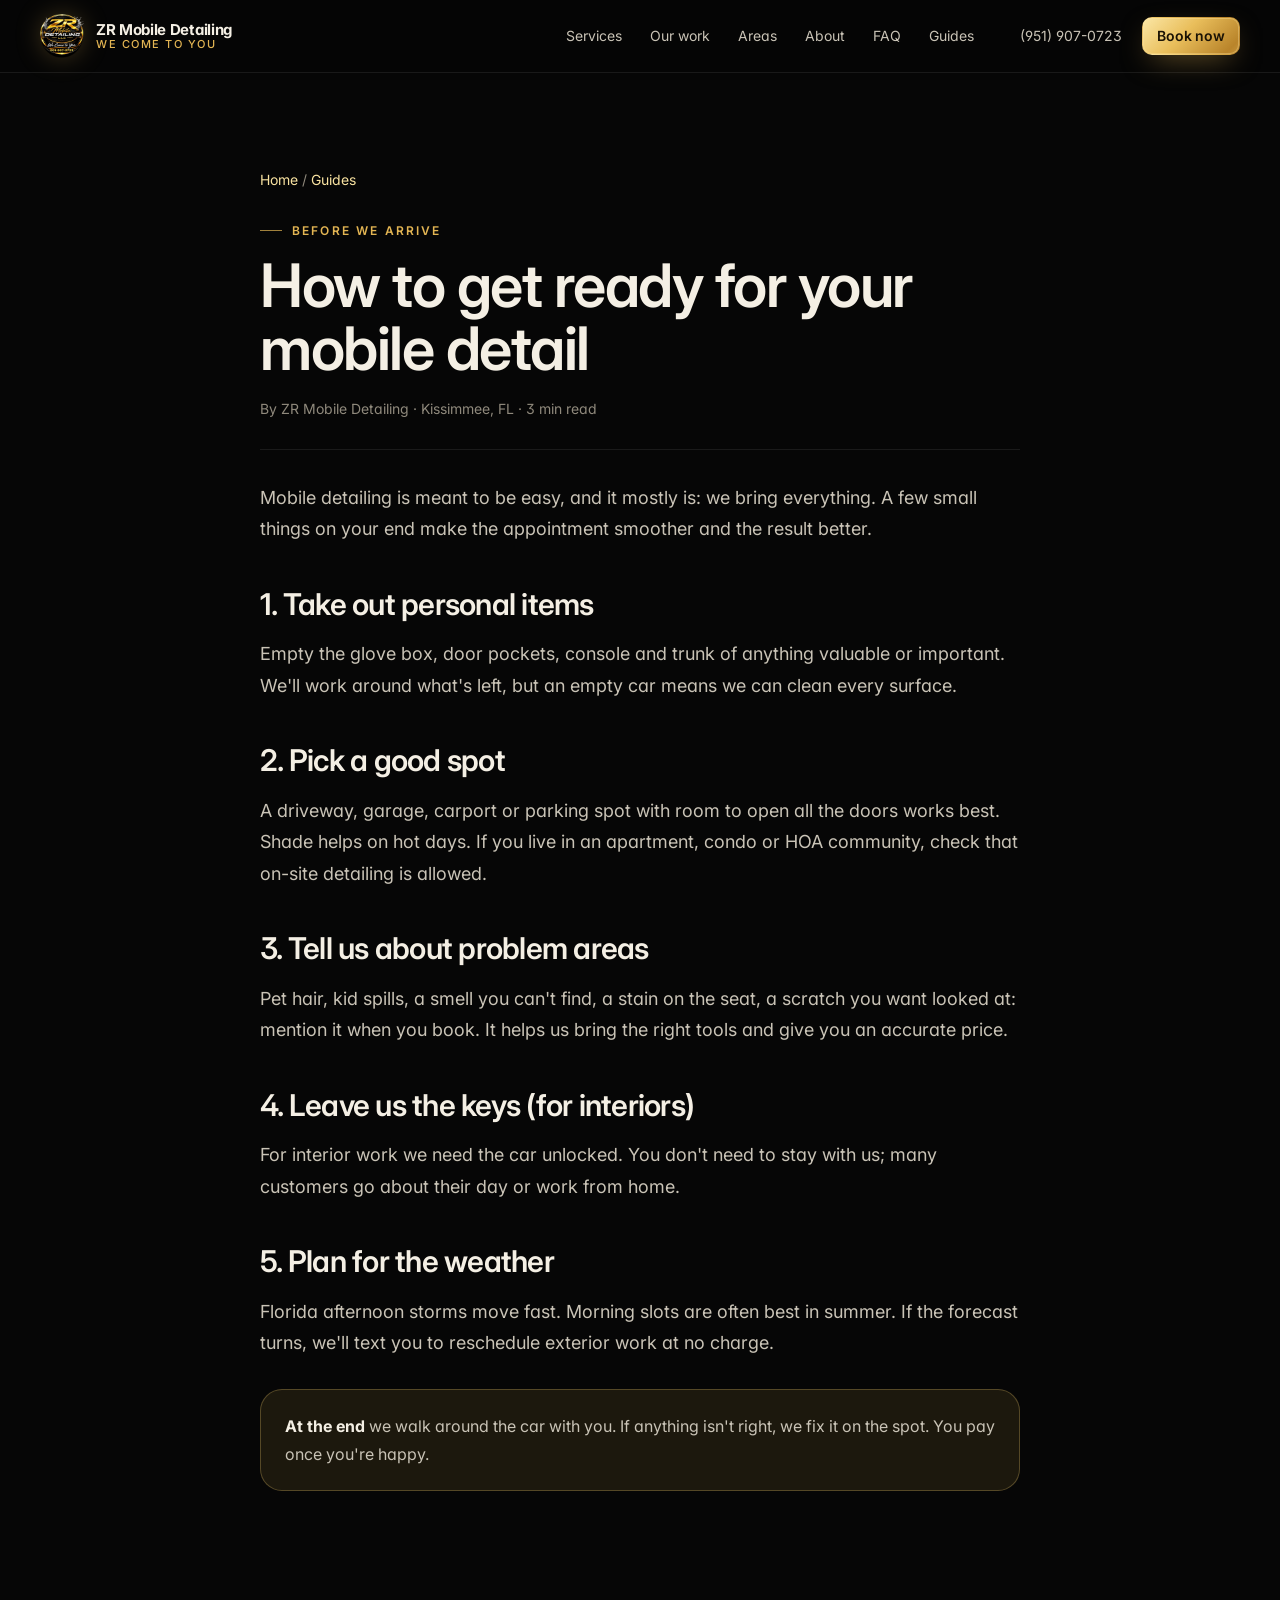
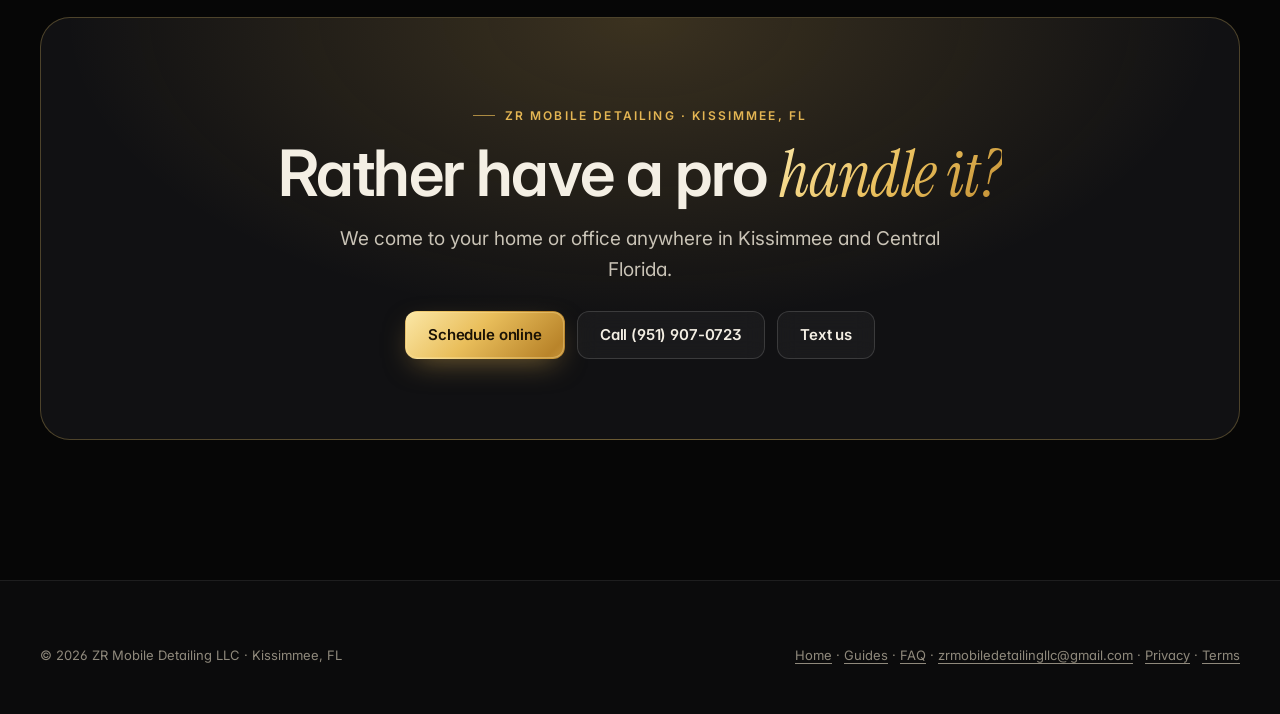
<file: guides/prepare-for-mobile-detail.html>
<!doctype html>
<html lang="en">
<head>
  <meta charset="utf-8">
  <meta name="viewport" content="width=device-width, initial-scale=1, viewport-fit=cover">
  <title>How to get ready for your mobile detail | ZR Mobile Detailing, Kissimmee FL</title>
  <meta name="description" content="Five quick things to do before your ZR Mobile Detailing appointment so it goes faster and you get the best possible result.">
  <link rel="canonical" href="https://zrmobiledetailing.com/guides/prepare-for-mobile-detail.html">
  <meta name="theme-color" content="#060606">
  <meta property="og:title" content="How to get ready for your mobile detail">
  <meta property="og:description" content="Five quick things to do before your ZR Mobile Detailing appointment so it goes faster and you get the best possible result.">
  <meta property="og:image" content="https://zrmobiledetailing.com/images/og-card.jpg">
  <link rel="icon" type="image/png" href="../images/favicon.png">
  <link rel="preconnect" href="https://fonts.googleapis.com">
  <link rel="preconnect" href="https://fonts.gstatic.com" crossorigin>
  <link href="https://fonts.googleapis.com/css2?family=Inter:wght@400;500;600;700&family=Instrument+Serif:ital@0;1&display=swap" rel="stylesheet">
  <link rel="stylesheet" href="../css/styles.css">
  <script type="application/ld+json">{"@context":"https://schema.org","@type":"Article","headline":"How to get ready for your mobile detail","description":"Five quick things to do before your ZR Mobile Detailing appointment so it goes faster and you get the best possible result.","author":{"@type":"Organization","name":"ZR Mobile Detailing LLC"},"publisher":{"@type":"Organization","name":"ZR Mobile Detailing LLC","logo":{"@type":"ImageObject","url":"https://zrmobiledetailing.com/images/logo.webp"}}}</script>
</head>
<body>
<header class="nav is-scrolled" id="nav">
  <div class="wrap nav-inner">
    <a class="brand" href="../"><img src="../images/logo-256.png" alt="" width="44" height="44"><span>ZR Mobile Detailing <small>We come to you</small></span></a>
    <nav class="nav-links" aria-label="Main">
      <a href="../#services">Services</a><a href="../#work">Our work</a><a href="../#areas">Areas</a><a href="../#about">About</a><a href="../#faq">FAQ</a><a href="./">Guides</a>
    </nav>
    <div class="nav-cta"><a class="nav-phone" href="tel:+19519070723">(951) 907-0723</a><a class="btn btn-gold btn-sm" href="../#book">Book now</a></div>
  </div>
</header>
<main class="wrap">
<article class="article">
  <div class="crumbs"><a href="../">Home</a> / <a href="./">Guides</a></div>
  <span class="eyebrow">Before we arrive</span>
  <h1>How to get ready for your mobile detail</h1>
  <div class="meta">By ZR Mobile Detailing · Kissimmee, FL · 3 min read</div>
  
<p>Mobile detailing is meant to be easy, and it mostly is: we bring everything. A few small things on your end make the appointment smoother and the result better.</p>
<h2>1. Take out personal items</h2>
<p>Empty the glove box, door pockets, console and trunk of anything valuable or important. We'll work around what's left, but an empty car means we can clean every surface.</p>
<h2>2. Pick a good spot</h2>
<p>A driveway, garage, carport or parking spot with room to open all the doors works best. Shade helps on hot days. If you live in an apartment, condo or HOA community, check that on-site detailing is allowed.</p>
<h2>3. Tell us about problem areas</h2>
<p>Pet hair, kid spills, a smell you can't find, a stain on the seat, a scratch you want looked at: mention it when you book. It helps us bring the right tools and give you an accurate price.</p>
<h2>4. Leave us the keys (for interiors)</h2>
<p>For interior work we need the car unlocked. You don't need to stay with us; many customers go about their day or work from home.</p>
<h2>5. Plan for the weather</h2>
<p>Florida afternoon storms move fast. Morning slots are often best in summer. If the forecast turns, we'll text you to reschedule exterior work at no charge.</p>
<div class="callout"><p><strong>At the end</strong> we walk around the car with you. If anything isn't right, we fix it on the spot. You pay once you're happy.</p></div>

</article>
</main>
<section class="section" style="padding-top:0">
  <div class="wrap">
    <div class="cta-band">
      <span class="eyebrow">ZR Mobile Detailing · Kissimmee, FL</span>
      <h2 class="h-lg" style="margin-top:14px">Rather have a pro <span class="display gold-text" style="font-style:italic">handle it?</span></h2>
      <p class="lead" style="margin:16px auto 0">We come to your home or office anywhere in Kissimmee and Central Florida.</p>
      <div class="hero-ctas"><a class="btn btn-gold" href="../#book">Schedule online</a><a class="btn btn-ghost" href="tel:+19519070723">Call (951) 907-0723</a><a class="btn btn-ghost" href="sms:+19519070723">Text us</a></div>
    </div>
  </div>
</section>
<footer class="footer" style="padding-bottom:48px">
  <div class="wrap foot-bottom" style="margin-top:0;border-top:0;padding-top:0">
    <span>© 2026 ZR Mobile Detailing LLC · Kissimmee, FL</span>
    <span><a href="../">Home</a> · <a href="./">Guides</a> · <a href="../#faq">FAQ</a> · <a href="mailto:zrmobiledetailingllc@gmail.com">zrmobiledetailingllc@gmail.com</a> · <a href="../privacy.html">Privacy</a> · <a href="../terms.html">Terms</a></span>
  </div>
</footer>
</body>
</html>
</file>
<file: css/styles.css>
/* ZR Mobile Detailing: black & gold design system */

:root {
  --bg: #060606;
  --bg-2: #0b0b0c;
  --surface: #111113;
  --surface-2: #17171a;
  --line: rgba(255, 255, 255, 0.08);
  --line-strong: rgba(255, 255, 255, 0.14);
  --gold-line: rgba(232, 196, 104, 0.28);
  --ink: #f4efe4;
  --ink-2: #c9c3b6;
  --muted: #8f897c;
  --gold: #e3b553;
  --gold-hi: #f9e3a1;
  --gold-lo: #a8741e;
  --gold-grad: linear-gradient(135deg, #fbe7a6 0%, #e9be5b 30%, #b9842a 62%, #f3d07c 100%);
  --gold-soft: rgba(227, 181, 83, 0.1);
  --ok: #7fd1a8;
  --radius: 14px;
  --radius-lg: 22px;
  --radius-xl: 30px;
  --wrap: 1200px;
  --font: "Inter", system-ui, -apple-system, "Segoe UI", Roboto, sans-serif;
  --display: "Instrument Serif", "Times New Roman", serif;
  --ease: cubic-bezier(0.22, 1, 0.36, 1);
  color-scheme: dark;
}

*, *::before, *::after { box-sizing: border-box; }
html { -webkit-text-size-adjust: 100%; scroll-behavior: smooth; scroll-padding-top: 84px; }
body {
  margin: 0;
  background: var(--bg);
  color: var(--ink);
  font-family: var(--font);
  font-size: 16px;
  line-height: 1.6;
  -webkit-font-smoothing: antialiased;
  overflow-x: hidden;
  font-feature-settings: "ss01", "cv11";
}
img { max-width: 100%; display: block; }
main, .section { overflow-x: clip; }
a { color: inherit; text-decoration: none; }
button, input, select, textarea { font: inherit; color: inherit; }
::selection { background: var(--gold); color: #111; }

.wrap { width: min(var(--wrap), 100% - 32px); margin-inline: auto; }
.sr-only { position: absolute; width: 1px; height: 1px; overflow: hidden; clip: rect(0 0 0 0); white-space: nowrap; }

/* ---------- Type ---------- */
.eyebrow {
  display: inline-flex; align-items: center; gap: 10px;
  font-size: 12px; letter-spacing: 0.18em; text-transform: uppercase;
  color: var(--gold); font-weight: 600;
}
.eyebrow::before { content: ""; width: 22px; height: 1px; background: var(--gold); opacity: 0.7; }
h1, h2, h3 { margin: 0; font-weight: 600; letter-spacing: -0.025em; line-height: 1.05; }
.display { font-family: var(--display); font-weight: 400; letter-spacing: -0.01em; }
.h-xl { font-size: clamp(44px, 7.4vw, 104px); }
.h-lg { font-size: clamp(34px, 5vw, 64px); }
.h-md { font-size: clamp(24px, 2.6vw, 34px); }
.gold-text {
  background: var(--gold-grad); background-size: 200% 100%;
  -webkit-background-clip: text; background-clip: text; color: transparent;
  animation: goldShift 8s ease-in-out infinite alternate;
}
@keyframes goldShift { to { background-position: 100% 0; } }
.lead { font-size: clamp(17px, 1.5vw, 19px); color: var(--ink-2); max-width: 620px; }
.muted { color: var(--muted); }

/* ---------- Buttons ---------- */
.btn {
  --h: 48px;
  display: inline-flex; align-items: center; justify-content: center; gap: 10px;
  height: var(--h); padding: 0 22px; border-radius: 12px;
  font-weight: 600; font-size: 15px; letter-spacing: -0.01em;
  border: 1px solid transparent; cursor: pointer; white-space: nowrap;
  transition: transform .25s var(--ease), box-shadow .3s var(--ease), background .3s, border-color .3s, color .3s;
}
.btn svg { width: 18px; height: 18px; flex: none; }
.btn-gold {
  background: var(--gold-grad); background-size: 160% 100%; color: #1a1205;
  box-shadow: 0 0 0 1px rgba(255, 230, 160, .35) inset, 0 10px 30px -10px rgba(227, 181, 83, .55);
}
.btn-gold:hover { transform: translateY(-1px); background-position: 100% 0; box-shadow: 0 0 0 1px rgba(255,230,160,.5) inset, 0 16px 40px -12px rgba(227,181,83,.7); }
.btn-ghost { background: rgba(255,255,255,.04); border-color: var(--line-strong); color: var(--ink); backdrop-filter: blur(10px); }
.btn-ghost:hover { border-color: var(--gold-line); background: rgba(227,181,83,.07); }
.btn-sm { --h: 38px; padding: 0 14px; font-size: 14px; border-radius: 10px; }
.btn-block { width: 100%; }
.btn:focus-visible, a:focus-visible, button:focus-visible, input:focus-visible, select:focus-visible, textarea:focus-visible {
  outline: 2px solid var(--gold); outline-offset: 3px;
}

/* ---------- Announcement + nav ---------- */
.announce {
  position: relative; z-index: 60;
  background: linear-gradient(90deg, #120d03, #1d1505 50%, #120d03);
  border-bottom: 1px solid var(--gold-line);
  font-size: 13px; color: var(--ink-2); text-align: center; padding: 9px 16px;
}
.announce a { color: var(--gold-hi); font-weight: 600; }
.announce b { color: var(--ink); font-weight: 600; }

.nav {
  position: sticky; top: 0; z-index: 50;
  transition: background .4s, border-color .4s, backdrop-filter .4s;
  border-bottom: 1px solid transparent;
}
.nav.is-scrolled { background: rgba(6,6,6,.72); backdrop-filter: saturate(160%) blur(18px); -webkit-backdrop-filter: saturate(160%) blur(18px); border-color: var(--line); }
.nav-inner { display: flex; align-items: center; gap: 24px; height: 72px; }
.brand { display: flex; align-items: center; gap: 12px; font-weight: 700; letter-spacing: -0.02em; }
.brand img { width: 44px; height: 44px; object-fit: contain; filter: drop-shadow(0 0 12px rgba(227,181,83,.25)); }
.brand span { display: grid; line-height: 1.1; font-size: 15px; }
.brand small { font-size: 11px; font-weight: 500; letter-spacing: .14em; text-transform: uppercase; color: var(--gold); }
.nav-links { display: flex; gap: 4px; margin-left: auto; }
.nav-links a { padding: 8px 12px; border-radius: 8px; font-size: 14px; color: var(--ink-2); transition: color .2s, background .2s; }
.nav-links a:hover { color: var(--ink); background: rgba(255,255,255,.05); }
.nav-cta { display: flex; gap: 10px; align-items: center; }
.nav-phone { font-size: 14px; color: var(--ink-2); display: inline-flex; align-items: center; gap: 8px; padding: 8px 10px; }
.nav-phone:hover { color: var(--gold-hi); }
.nav-phone svg { width: 16px; height: 16px; color: var(--gold); }
.menu-btn { display: none; margin-left: auto; width: 44px; height: 44px; border-radius: 10px; border: 1px solid var(--line-strong); background: transparent; cursor: pointer; }
.menu-btn span { display: block; width: 18px; height: 1.5px; background: var(--ink); margin: 4px auto; transition: transform .3s var(--ease), opacity .2s; }
.nav.is-open .menu-btn span:nth-child(1) { transform: translateY(5.5px) rotate(45deg); }
.nav.is-open .menu-btn span:nth-child(2) { opacity: 0; }
.nav.is-open .menu-btn span:nth-child(3) { transform: translateY(-5.5px) rotate(-45deg); }
.mobile-menu { display: none; }

.nav-links a, .brand span { white-space: nowrap; }
@media (max-width: 1240px) { .nav-cta .nav-phone { display: none; } }
@media (max-width: 1060px) {
  .nav-links, .nav-cta .nav-phone, .nav-cta .btn-ghost { display: none; }
  .nav-cta { margin-left: auto; }
  .menu-btn { display: block; margin-left: 0; }
  .mobile-menu {
    display: grid; gap: 2px; padding: 0 16px; max-height: 0; overflow: hidden;
    background: rgba(6,6,6,.96); backdrop-filter: blur(18px);
    transition: max-height .45s var(--ease), padding .45s var(--ease);
  }
  .nav.is-open .mobile-menu { max-height: 80vh; padding: 8px 16px 20px; border-bottom: 1px solid var(--line); }
  .mobile-menu a { padding: 14px 4px; border-bottom: 1px solid var(--line); font-size: 17px; }
  .nav.is-open { background: rgba(6,6,6,.96); }
}
@media (max-width: 420px) { .brand span { display: none; } }

/* ---------- Hero: logo ---------- */
.hero { position: relative; padding: clamp(40px, 7vw, 90px) 0 0; text-align: center; overflow: clip; }
.hero::before {
  content: ""; position: absolute; inset: -20% -10% auto; height: 900px; pointer-events: none;
  background:
    radial-gradient(600px 380px at 50% 28%, rgba(227,181,83,.22), transparent 70%),
    radial-gradient(900px 500px at 50% 0%, rgba(120,84,20,.18), transparent 70%);
}
.hero-grid {
  position: absolute; inset: 0; pointer-events: none; opacity: .5;
  background-image: linear-gradient(var(--line) 1px, transparent 1px), linear-gradient(90deg, var(--line) 1px, transparent 1px);
  background-size: 64px 64px;
  mask-image: radial-gradient(ellipse 60% 55% at 50% 30%, #000 20%, transparent 75%);
  -webkit-mask-image: radial-gradient(ellipse 60% 55% at 50% 30%, #000 20%, transparent 75%);
}
.hero-inner { position: relative; }
.logo-stage { position: relative; width: min(400px, 74vw); margin: 0 auto 8px; aspect-ratio: 1268 / 1278; }
.logo-stage .halo {
  position: absolute; inset: 8%; border-radius: 50%;
  background: radial-gradient(circle, rgba(227,181,83,.45), rgba(227,181,83,0) 68%);
  filter: blur(30px); animation: halo 5s ease-in-out infinite;
}
.logo-stage .ring {
  position: absolute; inset: -6%; border-radius: 50%;
  border: 1px solid rgba(227,181,83,.18);
  animation: spin 40s linear infinite;
}
.logo-stage .ring::before { content: ""; position: absolute; top: -3px; left: 50%; width: 6px; height: 6px; border-radius: 50%; background: var(--gold-hi); box-shadow: 0 0 14px 3px var(--gold); }
.logo-stage .ring.r2 { inset: -14%; border-color: rgba(227,181,83,.08); animation-duration: 70s; animation-direction: reverse; }
.logo-img { position: relative; width: 100%; height: 100%; animation: float 7s ease-in-out infinite; filter: drop-shadow(0 30px 60px rgba(0,0,0,.6)) drop-shadow(0 0 40px rgba(227,181,83,.18)); }
.logo-img img { width: 100%; height: 100%; }
.logo-img .shine {
  position: absolute; inset: 0; pointer-events: none;
  background: linear-gradient(115deg, transparent 38%, rgba(255,248,220,.55) 48%, transparent 58%);
  background-size: 250% 100%; mix-blend-mode: overlay;
  -webkit-mask: url(../images/logo.webp) center / contain no-repeat; mask: url(../images/logo.webp) center / contain no-repeat;
  animation: shine 6s ease-in-out infinite 1.2s;
}
@keyframes float { 50% { transform: translateY(-10px); } }
@keyframes halo { 50% { opacity: .65; transform: scale(1.06); } }
@keyframes spin { to { transform: rotate(360deg); } }
@keyframes shine { 0%, 55% { background-position: 150% 0; } 85%, 100% { background-position: -60% 0; } }

.hero h1 { margin-top: 18px; }
.hero h1 .display { font-style: italic; }
.hero .lead { margin: 20px auto 0; }
.hero-ctas { display: flex; gap: 12px; justify-content: center; flex-wrap: wrap; margin-top: 30px; }
.hero-meta { display: flex; gap: 10px 22px; justify-content: center; flex-wrap: wrap; margin-top: 24px; font-size: 14px; color: var(--muted); }
.hero-meta span { display: inline-flex; align-items: center; gap: 8px; }
.hero-meta svg { width: 16px; height: 16px; color: var(--gold); }
.stars { color: var(--gold); letter-spacing: 2px; }

/* ---------- Showroom card ---------- */
.showroom { margin-top: clamp(48px, 7vw, 84px); margin-bottom: clamp(56px, 8vw, 100px); }
.sr-stage { perspective: 1600px; }
.sr-card {
  --mx: 50%; --my: 40%; --rx: 0deg; --ry: 0deg;
  position: relative; overflow: hidden; isolation: isolate;
  aspect-ratio: 16 / 9; max-height: 680px; width: 100%;
  border-radius: var(--radius-xl); background: #000;
  box-shadow: 0 0 0 1px var(--gold-line), 0 50px 140px -40px rgba(227,181,83,.32), 0 30px 60px -30px rgba(0,0,0,.9);
  transform: rotateX(var(--rx)) rotateY(var(--ry));
  transition: transform .6s var(--ease);
  text-align: left;
}
.sr-card::after { content: ""; position: absolute; inset: 0; border-radius: inherit; pointer-events: none; z-index: 6;
  background: linear-gradient(135deg, rgba(255,240,200,.35), transparent 22%, transparent 78%, rgba(227,181,83,.3)) border-box;
  -webkit-mask: linear-gradient(#000 0 0) padding-box, linear-gradient(#000 0 0); -webkit-mask-composite: xor; mask-composite: exclude; border: 1px solid transparent; }
.sr-slide { position: absolute; inset: 0; clip-path: inset(0 100% 0 0); z-index: 1; }
.sr-slide.is-on { clip-path: inset(0 0 0 0); z-index: 1; }
.sr-slide.is-in { z-index: 2; animation: srWipe 1.15s var(--ease) forwards; }
@keyframes srWipe { from { clip-path: inset(0 100% 0 0); } to { clip-path: inset(0 0 0 0); } }
.sr-slide img { width: 100%; height: 100%; object-fit: cover; }
.sr-ext { object-position: 50% 78%; }
.sr-edge { position: absolute; top: 0; bottom: 0; left: 0; width: 2px; z-index: 3; opacity: 0; pointer-events: none;
  background: linear-gradient(180deg, transparent, #fff6d8 30%, var(--gold) 70%, transparent);
  box-shadow: 0 0 24px 6px rgba(227,181,83,.55), 0 0 80px 20px rgba(227,181,83,.2); }
.sr-edge.is-run { animation: srEdge 1.15s var(--ease) forwards; }
@keyframes srEdge { 0% { left: 0; opacity: 1; } 85% { opacity: 1; } 100% { left: 100%; opacity: 0; } }
.sr-beam { position: absolute; inset: -20% -60%; z-index: 4; pointer-events: none; mix-blend-mode: screen;
  background: linear-gradient(105deg, transparent 42%, rgba(255,244,214,.07) 46%, rgba(255,236,190,.22) 50%, rgba(255,244,214,.07) 54%, transparent 58%);
  animation: srBeam 7s ease-in-out infinite; }
@keyframes srBeam { 0%, 15% { transform: translateX(-45%); } 70%, 100% { transform: translateX(45%); } }
.sr-spot { position: absolute; inset: 0; z-index: 4; pointer-events: none; opacity: 0; transition: opacity .5s; mix-blend-mode: screen;
  background: radial-gradient(420px circle at var(--mx) var(--my), rgba(255,226,150,.16), transparent 60%); }
.sr-card:hover .sr-spot { opacity: 1; }
.sr-shade { position: absolute; inset: 0; z-index: 4; pointer-events: none; background: linear-gradient(180deg, rgba(0,0,0,.35), transparent 28%, transparent 50%, rgba(0,0,0,.82)); }
.sr-chip { position: absolute; z-index: 5; display: inline-flex; align-items: center; gap: 8px; padding: 9px 13px; border-radius: 12px; font-size: 13px; font-weight: 500;
  background: rgba(10,10,10,.5); border: 1px solid var(--line-strong); backdrop-filter: blur(14px) saturate(140%); -webkit-backdrop-filter: blur(14px) saturate(140%);
  animation: srFloat 6s ease-in-out infinite; }
.sr-chip svg { width: 15px; height: 15px; color: var(--gold); }
.sr-chip b { font-size: 18px; letter-spacing: -0.02em; }
.sr-tl { top: clamp(14px, 2.4vw, 28px); left: clamp(14px, 2.4vw, 28px); }
.sr-tr { top: clamp(14px, 2.4vw, 28px); right: clamp(14px, 2.4vw, 28px); animation-delay: -3s; }
@keyframes srFloat { 50% { transform: translateY(-5px); } }
.sr-ui { position: absolute; z-index: 5; left: 0; right: 0; bottom: 0; padding: clamp(18px, 3vw, 36px); display: flex; align-items: flex-end; justify-content: space-between; gap: 20px; }
.sr-caption { position: relative; flex: 1; min-height: 110px; }
.sr-caption > div { position: absolute; left: 0; bottom: 0; opacity: 0; transform: translateY(12px); filter: blur(6px); transition: opacity .7s var(--ease), transform .7s var(--ease), filter .7s var(--ease); }
.sr-caption > div.is-on { opacity: 1; transform: none; filter: none; transition-delay: .25s; }
.sr-caption .tag { display: inline-block; font-size: 11px; letter-spacing: .16em; text-transform: uppercase; padding: 5px 10px; border-radius: 6px; background: rgba(0,0,0,.55); border: 1px solid var(--gold-line); color: var(--gold-hi); backdrop-filter: blur(8px); margin-bottom: 10px; }
.sr-caption h3 { font-size: clamp(22px, 3vw, 40px); max-width: 620px; text-shadow: 0 2px 30px rgba(0,0,0,.6); }
.sr-tabs { display: flex; gap: 6px; padding: 6px; border-radius: 12px; background: rgba(0,0,0,.5); border: 1px solid var(--line-strong); backdrop-filter: blur(12px); -webkit-backdrop-filter: blur(12px); }
.sr-tabs button { position: relative; overflow: hidden; border: 0; cursor: pointer; background: transparent; color: var(--ink-2); font-size: 13px; font-weight: 500; padding: 9px 16px; border-radius: 8px; transition: color .3s, background .3s; }
.sr-tabs button[aria-selected="true"] { color: var(--ink); background: rgba(255,255,255,.08); }
.sr-tabs button i { position: absolute; left: 0; bottom: 0; height: 2px; width: 0; background: var(--gold-grad); }
.sr-tabs button[aria-selected="true"] i { animation: srProg var(--dur, 6s) linear forwards; }
.sr-card.is-paused .sr-tabs button i { animation-play-state: paused; }
@keyframes srProg { to { width: 100%; } }
@media (max-width: 700px) {
  .sr-card { aspect-ratio: 4 / 5; max-height: none; border-radius: var(--radius-lg); }
  .sr-ext { object-position: 50% 100%; }
  .sr-ui { flex-direction: column; align-items: stretch; }
  .sr-tabs button { flex: 1; }
  .sr-caption { min-height: 104px; }
}
@media (prefers-reduced-motion: reduce) { .sr-beam, .sr-chip { animation: none; } .sr-card { transform: none; } }

/* ---------- Marquee / trust strip ---------- */
.trust { border-block: 1px solid var(--line); background: var(--bg-2); overflow: hidden; }
.marquee { display: flex; width: max-content; animation: marquee 38s linear infinite; }
.marquee ul { display: flex; gap: 48px; padding: 18px 24px; margin: 0; list-style: none; }
.marquee li { display: inline-flex; align-items: center; gap: 12px; color: var(--ink-2); font-size: 14px; white-space: nowrap; }
.marquee li svg { width: 16px; height: 16px; color: var(--gold); }
@keyframes marquee { to { transform: translateX(-50%); } }

/* ---------- Sections ---------- */
section { position: relative; }
.section { padding: clamp(80px, 11vw, 140px) 0; }
.section-head { display: grid; gap: 16px; margin-bottom: clamp(36px, 5vw, 60px); max-width: 760px; }
.section-head.center { margin-inline: auto; text-align: center; justify-items: center; }
.divider { height: 1px; background: linear-gradient(90deg, transparent, var(--gold-line), transparent); }

/* Stats */
.stats { display: grid; grid-template-columns: repeat(4, 1fr); border: 1px solid var(--line); border-radius: var(--radius-lg); overflow: hidden; background: var(--surface); }
.stat { padding: 28px 24px; border-right: 1px solid var(--line); }
.stat:last-child { border-right: 0; }
.stat b { display: block; font-size: clamp(30px, 3.6vw, 44px); letter-spacing: -0.03em; font-weight: 600; }
.stat span { color: var(--muted); font-size: 14px; }
@media (max-width: 760px) { .stats { grid-template-columns: 1fr 1fr; } .stat:nth-child(2) { border-right: 0; } .stat:nth-child(-n+2) { border-bottom: 1px solid var(--line); } }

/* ---------- Packages ---------- */
.seg {
  display: inline-flex; padding: 4px; gap: 4px; border-radius: 12px;
  background: var(--surface); border: 1px solid var(--line-strong);
  position: relative; max-width: 100%; overflow-x: auto;
}
.seg button {
  position: relative; z-index: 1; border: 0; background: transparent; cursor: pointer;
  padding: 9px 16px; border-radius: 9px; font-size: 14px; font-weight: 500; color: var(--ink-2); white-space: nowrap;
  transition: color .3s;
}
.seg button[aria-pressed="true"] { color: #1a1205; }
.seg .s { display: none; }
@media (max-width: 620px) {
  .seg { display: grid; grid-template-columns: repeat(3, 1fr); width: 100%; }
  .seg .l { display: none; } .seg .s { display: inline; }
}
.seg .pill { position: absolute; z-index: 0; top: 4px; bottom: 4px; border-radius: 9px; background: var(--gold-grad); transition: left .45s var(--ease), width .45s var(--ease); }
.pkg-toolbar { display: flex; justify-content: space-between; align-items: center; gap: 16px; flex-wrap: wrap; margin-bottom: 26px; }
.pkg-toolbar p { margin: 0; font-size: 14px; }

.packages { display: grid; grid-template-columns: repeat(4, 1fr); gap: 14px; }
@media (max-width: 1100px) { .packages { grid-template-columns: repeat(2, 1fr); } }
@media (max-width: 620px) { .packages { grid-template-columns: 1fr; } }
.pkg {
  position: relative; display: flex; flex-direction: column; gap: 18px;
  padding: 26px 24px 24px; border-radius: var(--radius-lg);
  background: linear-gradient(180deg, var(--surface-2), var(--surface));
  border: 1px solid var(--line);
  transition: transform .4s var(--ease), border-color .4s;
}
.pkg:hover { transform: translateY(-4px); border-color: var(--gold-line); }
.pkg.featured { border-color: var(--gold-line); background: radial-gradient(120% 70% at 50% 0%, rgba(227,181,83,.14), transparent 60%), linear-gradient(180deg, var(--surface-2), var(--surface)); }
.pkg .badge { position: absolute; top: -11px; left: 22px; font-size: 11px; letter-spacing: .08em; text-transform: uppercase; font-weight: 700; padding: 4px 9px; border-radius: 6px; background: var(--gold-grad); color: #1a1205; }
.pkg h3 { font-size: 20px; }
.pkg .tagline { margin: 4px 0 0; color: var(--muted); font-size: 14px; }
.price { display: flex; align-items: baseline; gap: 8px; }
.price small { color: var(--muted); font-size: 13px; }
.price b { font-size: 44px; letter-spacing: -0.04em; font-weight: 600; font-variant-numeric: tabular-nums; }
.price b::before { content: "$"; font-size: 22px; vertical-align: 16px; margin-right: 2px; color: var(--gold); }
.pkg .dur { font-size: 13px; color: var(--ink-2); display: inline-flex; gap: 6px; align-items: center; }
.pkg .dur svg { width: 14px; height: 14px; color: var(--gold); }
.checks { list-style: none; padding: 0; margin: 0; display: grid; gap: 10px; font-size: 14px; color: var(--ink-2); flex: 1; }
.checks li { display: grid; grid-template-columns: 18px 1fr; gap: 10px; }
.checks svg { width: 16px; height: 16px; color: var(--gold); margin-top: 3px; }

.premium { display: grid; grid-template-columns: repeat(3, 1fr); gap: 14px; margin-top: 14px; }
@media (max-width: 900px) { .premium { grid-template-columns: 1fr; } }
.prem { padding: 24px; border-radius: var(--radius-lg); border: 1px solid var(--line); background: var(--surface); display: grid; gap: 10px; align-content: start; }
.prem header { display: flex; justify-content: space-between; align-items: baseline; gap: 12px; }
.prem h3 { font-size: 18px; }
.prem .from { font-size: 13px; color: var(--gold); white-space: nowrap; }
.prem p { margin: 0; font-size: 14px; color: var(--muted); }
.prem a { font-size: 14px; color: var(--gold-hi); font-weight: 600; margin-top: 4px; }

.addons { margin-top: 14px; padding: 24px; border-radius: var(--radius-lg); border: 1px solid var(--line); background: var(--surface); }
.addons h3 { font-size: 18px; margin-bottom: 14px; }
.addon-list { display: grid; grid-template-columns: repeat(4, 1fr); gap: 0 28px; }
@media (max-width: 1000px) { .addon-list { grid-template-columns: 1fr 1fr; } }
@media (max-width: 560px) { .addon-list { grid-template-columns: 1fr; } }
.addon-list div { display: flex; justify-content: space-between; gap: 12px; padding: 11px 0; border-bottom: 1px dashed var(--line-strong); font-size: 14px; color: var(--ink-2); }
.addon-list b { color: var(--ink); font-weight: 600; font-variant-numeric: tabular-nums; }
.fine { font-size: 13px; color: var(--muted); margin-top: 16px; }

/* ---------- Bento (why us) ---------- */
.bento { display: grid; grid-template-columns: repeat(6, 1fr); gap: 14px; }
.tile { position: relative; overflow: hidden; border-radius: var(--radius-lg); border: 1px solid var(--line); background: var(--surface); padding: 28px; min-height: 230px; display: flex; flex-direction: column; justify-content: flex-end; gap: 8px; }
.tile h3 { font-size: 21px; }
.tile p { margin: 0; color: var(--muted); font-size: 15px; max-width: 420px; }
.tile .ic { width: 42px; height: 42px; border-radius: 12px; display: grid; place-items: center; background: var(--gold-soft); border: 1px solid var(--gold-line); color: var(--gold); margin-bottom: auto; }
.tile .ic svg { width: 20px; height: 20px; }
.t-a { grid-column: span 4; min-height: 360px; }
.t-b { grid-column: span 2; }
.t-c, .t-d, .t-e { grid-column: span 2; }
.t-a img { position: absolute; inset: 0; width: 100%; height: 100%; object-fit: cover; opacity: .55; transition: transform 1.2s var(--ease); }
.t-a:hover img { transform: scale(1.04); }
.t-a::after { content: ""; position: absolute; inset: 0; background: linear-gradient(180deg, transparent 20%, rgba(0,0,0,.85)); }
.t-a > * { position: relative; z-index: 1; }
@media (max-width: 900px) { .t-a, .t-b, .t-c, .t-d, .t-e { grid-column: span 6; } .t-a { min-height: 300px; } }

/* ---------- Steps ---------- */
.steps { display: grid; grid-template-columns: repeat(3, 1fr); gap: 14px; counter-reset: step; }
@media (max-width: 860px) { .steps { grid-template-columns: 1fr; } }
.step { padding: 28px; border-radius: var(--radius-lg); border: 1px solid var(--line); background: var(--surface); position: relative; }
.step::before { counter-increment: step; content: "0" counter(step); font-family: var(--display); font-size: 64px; line-height: 1; display: block; margin-bottom: 18px; background: var(--gold-grad); -webkit-background-clip: text; background-clip: text; color: transparent; }
.step h3 { font-size: 20px; margin-bottom: 8px; }
.step p { margin: 0; color: var(--muted); font-size: 15px; }

/* ---------- Gallery ---------- */
.gallery { display: grid; grid-template-columns: repeat(4, 1fr); gap: 12px; }
@media (max-width: 900px) { .gallery { grid-template-columns: repeat(2, 1fr); } }
.shot { position: relative; overflow: hidden; border-radius: var(--radius); border: 1px solid var(--line); aspect-ratio: 4 / 5; background: var(--surface); cursor: zoom-in; padding: 0; }
.shot img { width: 100%; height: 100%; object-fit: cover; transition: transform 1s var(--ease), filter .6s; filter: saturate(1.05); }
.shot:hover img { transform: scale(1.06); }
.shot figcaption, .shot .cap { position: absolute; left: 10px; bottom: 10px; font-size: 12px; padding: 5px 9px; border-radius: 7px; background: rgba(0,0,0,.6); backdrop-filter: blur(8px); border: 1px solid var(--line-strong); color: var(--ink); }
.shot.wide { grid-column: span 2; aspect-ratio: auto; }
.ig-cta { display: flex; justify-content: space-between; align-items: center; gap: 16px; flex-wrap: wrap; margin-top: 22px; }

.lightbox { position: fixed; inset: 0; z-index: 100; background: rgba(0,0,0,.92); display: none; place-items: center; padding: 24px; backdrop-filter: blur(6px); }
.lightbox.is-open { display: grid; }
.lightbox img { max-height: 88vh; width: auto; border-radius: 14px; border: 1px solid var(--gold-line); }
.lightbox button { position: absolute; top: 18px; right: 18px; width: 44px; height: 44px; border-radius: 50%; border: 1px solid var(--line-strong); background: rgba(255,255,255,.06); cursor: pointer; font-size: 22px; }

.split { display: grid; grid-template-columns: 1.1fr .9fr; gap: clamp(28px, 5vw, 64px); align-items: center; }
@media (max-width: 900px) { .split { grid-template-columns: 1fr; } }

/* ---------- Reviews ---------- */
.reviews-top { display: flex; align-items: end; justify-content: space-between; gap: 20px; flex-wrap: wrap; margin-bottom: 30px; }
.rating-pill { display: inline-flex; align-items: center; gap: 12px; padding: 10px 16px; border-radius: 12px; border: 1px solid var(--gold-line); background: var(--gold-soft); font-size: 14px; }
.reviews { display: grid; grid-template-columns: repeat(3, 1fr); gap: 14px; }
@media (max-width: 900px) { .reviews { grid-template-columns: 1fr; } }
.review { padding: 24px; border-radius: var(--radius-lg); border: 1px solid var(--line); background: var(--surface); display: grid; gap: 14px; align-content: start; }
.review p { margin: 0; font-size: 16px; color: var(--ink); }
.review footer { display: flex; align-items: center; gap: 12px; font-size: 14px; color: var(--muted); }
.review .av { width: 36px; height: 36px; border-radius: 50%; display: grid; place-items: center; font-weight: 700; color: #1a1205; background: var(--gold-grad); font-size: 14px; }
.review .src { margin-left: auto; font-size: 12px; }
.review .sample { font-size: 11px; letter-spacing: .1em; text-transform: uppercase; color: #ffb4a8; border: 1px dashed rgba(255,140,120,.5); border-radius: 6px; padding: 3px 7px; justify-self: start; }
.review.is-sample { border-style: dashed; opacity: .75; }

/* ---------- Areas ---------- */
.areas-wrap { display: grid; grid-template-columns: .9fr 1.1fr; gap: 14px; }
@media (max-width: 900px) { .areas-wrap { grid-template-columns: 1fr; } }
.areas-card { padding: 28px; border-radius: var(--radius-lg); border: 1px solid var(--line); background: var(--surface); }
.chips { display: flex; flex-wrap: wrap; gap: 8px; margin-top: 18px; }
.chip { font-size: 14px; padding: 7px 12px; border-radius: 8px; border: 1px solid var(--line-strong); color: var(--ink-2); background: rgba(255,255,255,.02); }
.chip.home { border-color: var(--gold-line); color: var(--gold-hi); background: var(--gold-soft); }
.map { border-radius: var(--radius-lg); overflow: hidden; border: 1px solid var(--line); min-height: 380px; position: relative; background: var(--surface); }
.map iframe { position: absolute; inset: 0; width: 100%; height: 100%; border: 0; filter: grayscale(1) invert(.92) contrast(.9) sepia(.25) hue-rotate(5deg); }

/* ---------- Booking (cal.com style) ---------- */
.booker { display: grid; grid-template-columns: 300px 1fr; border: 1px solid var(--line-strong); border-radius: var(--radius-xl); background: var(--surface); overflow: hidden; box-shadow: 0 40px 120px -40px rgba(227,181,83,.2); }
@media (max-width: 920px) { .booker { grid-template-columns: 1fr; } }
.bk-side { padding: 28px; border-right: 1px solid var(--line); background: linear-gradient(180deg, rgba(227,181,83,.06), transparent 50%); display: grid; gap: 18px; align-content: start; }
@media (max-width: 920px) { .bk-side { border-right: 0; border-bottom: 1px solid var(--line); } }
.bk-side .who { display: flex; gap: 12px; align-items: center; }
.bk-side .who img { width: 48px; height: 48px; object-fit: contain; }
.bk-side h3 { font-size: 22px; }
.bk-meta { display: grid; gap: 10px; font-size: 14px; color: var(--ink-2); }
.bk-meta div { display: flex; gap: 10px; align-items: flex-start; }
.bk-meta svg { width: 16px; height: 16px; color: var(--gold); margin-top: 3px; flex: none; }
.bk-total { border-top: 1px solid var(--line); padding-top: 16px; display: flex; justify-content: space-between; align-items: baseline; }
.bk-total b { font-size: 30px; letter-spacing: -0.03em; font-variant-numeric: tabular-nums; }
.bk-main { padding: 28px; min-width: 0; }
.bk-steps { display: flex; gap: 8px; margin-bottom: 22px; flex-wrap: wrap; }
.bk-steps span { font-size: 13px; color: var(--muted); padding: 6px 10px; border-radius: 8px; border: 1px solid var(--line); }
.bk-steps span.is-on { color: #1a1205; background: var(--gold-grad); border-color: transparent; font-weight: 600; }
.bk-steps span.is-done { color: var(--gold-hi); border-color: var(--gold-line); }
.bk-panel { display: none; animation: fadeUp .45s var(--ease); }
.bk-panel.is-on { display: block; }
@keyframes fadeUp { from { opacity: 0; transform: translateY(8px); } }
.bk-label { font-size: 13px; color: var(--muted); margin: 0 0 10px; font-weight: 500; }
.opt-grid { display: grid; grid-template-columns: repeat(2, 1fr); gap: 10px; }
@media (max-width: 560px) { .opt-grid { grid-template-columns: 1fr; } }
.opt { text-align: left; padding: 14px 16px; border-radius: 12px; border: 1px solid var(--line-strong); background: rgba(255,255,255,.02); cursor: pointer; display: flex; justify-content: space-between; gap: 12px; align-items: center; transition: border-color .2s, background .2s; }
.opt:hover { border-color: var(--gold-line); }
.opt[aria-pressed="true"] { border-color: var(--gold); background: var(--gold-soft); box-shadow: 0 0 0 1px var(--gold) inset; }
.opt b { font-weight: 600; font-size: 15px; }
.opt small { display: block; color: var(--muted); font-size: 13px; }
.opt .amt { color: var(--gold-hi); font-weight: 600; font-variant-numeric: tabular-nums; white-space: nowrap; }
.bk-row { margin-bottom: 22px; }
.bk-nav { display: flex; justify-content: space-between; gap: 12px; margin-top: 26px; flex-wrap: wrap; }

.cal-wrap { display: grid; grid-template-columns: 1fr 220px; gap: 24px; }
@media (max-width: 720px) { .cal-wrap { grid-template-columns: 1fr; } }
.cal-head { display: flex; justify-content: space-between; align-items: center; margin-bottom: 12px; }
.cal-head b { font-size: 16px; }
.cal-head button { width: 36px; height: 36px; border-radius: 9px; border: 1px solid var(--line-strong); background: transparent; cursor: pointer; }
.cal-head button:disabled { opacity: .3; cursor: default; }
.cal { display: grid; grid-template-columns: repeat(7, 1fr); gap: 6px; }
.cal .dow { font-size: 11px; text-transform: uppercase; letter-spacing: .1em; color: var(--muted); text-align: center; padding-bottom: 4px; }
.cal button { aspect-ratio: 1; border-radius: 10px; border: 0; background: rgba(255,255,255,.05); cursor: pointer; font-size: 14px; font-weight: 500; font-variant-numeric: tabular-nums; transition: background .2s, color .2s; }
.cal button:hover:not(:disabled) { background: rgba(227,181,83,.18); }
.cal button:disabled { background: transparent; color: #444; cursor: default; }
.cal button[aria-pressed="true"] { background: var(--gold-grad); color: #1a1205; }
.cal button.today { box-shadow: 0 0 0 1px var(--gold-line) inset; }
.slots { display: grid; gap: 8px; align-content: start; max-height: 360px; overflow: auto; }
.slots button { height: 44px; border-radius: 10px; border: 1px solid var(--line-strong); background: transparent; cursor: pointer; font-weight: 500; transition: border-color .2s, background .2s; }
.slots button:hover { border-color: var(--gold-line); }
.slots button[aria-pressed="true"] { background: var(--gold-grad); color: #1a1205; border-color: transparent; }
.slots p { margin: 0; color: var(--muted); font-size: 14px; }

.form-grid { display: grid; grid-template-columns: 1fr 1fr; gap: 14px; }
@media (max-width: 620px) { .form-grid { grid-template-columns: 1fr; } }
.field { display: grid; gap: 6px; }
.field.full { grid-column: 1 / -1; }
.field label { font-size: 13px; color: var(--ink-2); font-weight: 500; }
.field input, .field textarea, .field select {
  width: 100%; padding: 12px 14px; border-radius: 10px; border: 1px solid var(--line-strong);
  background: rgba(255,255,255,.03); outline: none; transition: border-color .2s, box-shadow .2s; font-size: 16px;
}
.field input:focus, .field textarea:focus, .field select:focus { border-color: var(--gold); box-shadow: 0 0 0 3px rgba(227,181,83,.15); outline: none; }
.field textarea { min-height: 96px; resize: vertical; }
.send-grid { display: grid; grid-template-columns: repeat(3, 1fr); gap: 10px; }
@media (max-width: 620px) { .send-grid { grid-template-columns: 1fr; } }
.bk-summary { padding: 16px; border-radius: 12px; border: 1px solid var(--line); background: rgba(255,255,255,.02); font-size: 14px; color: var(--ink-2); white-space: pre-line; margin-bottom: 18px; }
.err { color: #ffb4a8; font-size: 14px; margin: 10px 0 0; min-height: 1em; }

.contact-cards { display: grid; grid-template-columns: repeat(3, 1fr); gap: 14px; margin-top: 14px; }
@media (max-width: 860px) { .contact-cards { grid-template-columns: 1fr; } }
.cc { display: flex; gap: 16px; align-items: center; padding: 20px 22px; border-radius: var(--radius-lg); border: 1px solid var(--line); background: var(--surface); transition: border-color .3s, transform .3s var(--ease); }
.cc:hover { border-color: var(--gold-line); transform: translateY(-2px); }
.cc .ic { width: 44px; height: 44px; border-radius: 12px; display: grid; place-items: center; background: var(--gold-soft); border: 1px solid var(--gold-line); color: var(--gold); flex: none; }
.cc .ic svg { width: 20px; height: 20px; }
.cc b { display: block; font-size: 15px; }
.cc span { font-size: 14px; color: var(--muted); word-break: break-word; }

/* ---------- FAQ ---------- */
.faq { max-width: 860px; margin-inline: auto; border-top: 1px solid var(--line); }
.faq details { border-bottom: 1px solid var(--line); }
.faq summary { list-style: none; cursor: pointer; display: flex; justify-content: space-between; gap: 20px; align-items: center; padding: 22px 4px; font-size: 17px; font-weight: 500; }
.faq summary::-webkit-details-marker { display: none; }
.faq summary::after { content: "+"; font-size: 24px; font-weight: 300; color: var(--gold); transition: transform .35s var(--ease); flex: none; }
.faq details[open] summary::after { transform: rotate(45deg); }
.faq .ans { padding: 0 4px 22px; color: var(--muted); max-width: 720px; }
.faq .ans p { margin: 0 0 10px; }

/* ---------- Guides ---------- */
.guides { display: grid; grid-template-columns: repeat(4, 1fr); gap: 14px; }
@media (max-width: 1000px) { .guides { grid-template-columns: 1fr 1fr; } }
@media (max-width: 600px) { .guides { grid-template-columns: 1fr; } }
.guide { display: flex; flex-direction: column; gap: 12px; padding: 24px; border-radius: var(--radius-lg); border: 1px solid var(--line); background: var(--surface); transition: border-color .3s, transform .35s var(--ease); min-height: 240px; }
.guide:hover { border-color: var(--gold-line); transform: translateY(-3px); }
.guide .kicker { font-size: 12px; color: var(--gold); letter-spacing: .12em; text-transform: uppercase; }
.guide h3 { font-size: 19px; line-height: 1.25; }
.guide p { margin: 0; font-size: 14px; color: var(--muted); flex: 1; }
.guide .more { font-size: 14px; font-weight: 600; color: var(--gold-hi); }

/* ---------- CTA band ---------- */
.cta-band { position: relative; overflow: hidden; border-radius: var(--radius-xl); border: 1px solid var(--gold-line); padding: clamp(40px, 7vw, 80px); text-align: center; background: radial-gradient(80% 120% at 50% 0%, rgba(227,181,83,.2), transparent 60%), var(--surface); }
.cta-band img.bg { position: absolute; inset: 0; width: 100%; height: 100%; object-fit: cover; opacity: .18; }
.cta-band > *:not(.bg) { position: relative; }
.cta-band .hero-ctas { margin-top: 26px; }

/* ---------- Footer ---------- */
.footer { border-top: 1px solid var(--line); padding: 64px 0 120px; background: var(--bg-2); }
.foot-grid { display: grid; grid-template-columns: 1.4fr 1fr 1fr 1fr; gap: 32px; }
@media (max-width: 860px) { .foot-grid { grid-template-columns: 1fr 1fr; } .foot-grid > :first-child { grid-column: 1 / -1; } }
.footer h4 { margin: 0 0 14px; font-size: 13px; letter-spacing: .14em; text-transform: uppercase; color: var(--gold); font-weight: 600; }
.footer ul { list-style: none; padding: 0; margin: 0; display: grid; gap: 10px; font-size: 14px; color: var(--ink-2); }
.footer ul a:hover { color: var(--gold-hi); }
.foot-brand img { width: 120px; margin-bottom: 12px; }
.foot-brand p { color: var(--muted); font-size: 14px; max-width: 320px; margin: 0; }
.foot-bottom { margin-top: 48px; padding-top: 22px; border-top: 1px solid var(--line); display: flex; justify-content: space-between; gap: 12px; flex-wrap: wrap; font-size: 13px; color: var(--muted); }
.socials { display: flex; gap: 10px; margin-top: 18px; }
.socials a { width: 40px; height: 40px; border-radius: 10px; border: 1px solid var(--line-strong); display: grid; place-items: center; color: var(--ink-2); transition: color .2s, border-color .2s; }
.socials a:hover { color: var(--gold); border-color: var(--gold-line); }
.socials svg { width: 18px; height: 18px; }

/* ---------- Mobile action bar ---------- */
.dock {
  position: fixed; left: 12px; right: 12px; bottom: max(12px, env(safe-area-inset-bottom)); z-index: 70;
  display: none; grid-template-columns: 1fr 1fr 1.4fr; gap: 8px; padding: 8px;
  border-radius: 16px; background: rgba(12,12,12,.85); border: 1px solid var(--gold-line);
  backdrop-filter: blur(18px); -webkit-backdrop-filter: blur(18px);
  box-shadow: 0 20px 50px rgba(0,0,0,.6);
  transform: translateY(140%); transition: transform .5s var(--ease);
}
.dock.is-on { transform: none; }
.dock a { height: 46px; border-radius: 11px; display: inline-flex; align-items: center; justify-content: center; gap: 8px; font-weight: 600; font-size: 14px; border: 1px solid var(--line-strong); }
.dock a svg { width: 17px; height: 17px; }
.dock a.btn-gold { border: 0; }
@media (max-width: 820px) { .dock { display: grid; } }

/* ---------- Reveal on scroll ---------- */
.reveal { opacity: 0; transform: translateY(24px); transition: opacity .9s var(--ease), transform .9s var(--ease); }
.reveal.is-in { opacity: 1; transform: none; }
.no-js .reveal { opacity: 1; transform: none; }

/* ---------- Article (guides) ---------- */
.article { max-width: 760px; margin-inline: auto; padding: clamp(48px, 8vw, 96px) 0; }
.article .crumbs { font-size: 14px; color: var(--muted); margin-bottom: 22px; }
.article .crumbs a { color: var(--gold-hi); }
.article h1 { font-size: clamp(36px, 5.4vw, 60px); margin: 14px 0 18px; }
.article .meta { color: var(--muted); font-size: 14px; padding-bottom: 28px; border-bottom: 1px solid var(--line); margin-bottom: 32px; }
.article h2 { font-size: clamp(24px, 3vw, 30px); margin: 44px 0 14px; }
.article p, .article li { color: var(--ink-2); font-size: 18px; line-height: 1.75; }
.article ul, .article ol { padding-left: 22px; }
.article li { margin-bottom: 8px; }
.article strong { color: var(--ink); }
.article .callout { margin: 30px 0; padding: 22px 24px; border-radius: var(--radius-lg); border: 1px solid var(--gold-line); background: var(--gold-soft); }
.article .callout p { margin: 0; font-size: 16px; }
.article table { width: 100%; border-collapse: collapse; margin: 20px 0; font-size: 15px; }
.article th, .article td { text-align: left; padding: 12px 10px; border-bottom: 1px solid var(--line); color: var(--ink-2); }
.article th { color: var(--gold); font-weight: 600; font-size: 13px; letter-spacing: .08em; text-transform: uppercase; }
.table-scroll { overflow-x: auto; }

@media (prefers-reduced-motion: reduce) {
  *, *::before, *::after { animation-duration: .001s !important; animation-iteration-count: 1 !important; transition-duration: .001s !important; scroll-behavior: auto !important; }
  .reveal { opacity: 1; transform: none; }
}

/* Booking: compact on phones */
@media (max-width: 620px) {
  .bk-side { padding: 18px 20px; gap: 10px; }
  .bk-side .who, .bk-side .bk-meta, .bk-side > p { display: none; }
  .bk-side h3 { font-size: 18px; }
  .bk-total { padding-top: 10px; }
  .bk-total b { font-size: 24px; }
  .bk-main { padding: 20px; }
  #bkSizes { grid-template-columns: repeat(3, 1fr) !important; gap: 8px; }
  #bkSizes .opt { padding: 12px 8px; justify-content: center; text-align: center; }
  #bkSizes .opt b { font-size: 13px; line-height: 1.3; }
}

/* Punch-list fixes (2026-10-27) */
[hidden] { display: none !important; }
#reviews[hidden] + .divider { display: none; }
.opt:disabled { cursor: default; opacity: .55; }
.opt:disabled:hover { border-color: var(--line-strong); }
.opt:disabled .amt { color: var(--muted); }
.addon-list small { display: block; font-size: 12px; color: var(--muted); margin-top: 2px; }
.fine b { color: var(--ink-2); font-weight: 600; }
#slotNote:empty { display: none; }
.bk-done { text-align: left; }
.bk-done .done-ic { width: 48px; height: 48px; border-radius: 50%; display: grid; place-items: center; background: var(--gold-soft); border: 1px solid var(--gold-line); color: var(--gold-hi); }
.bk-done .done-ic svg { width: 22px; height: 22px; }
.bk-done .send-grid { grid-template-columns: repeat(2, 1fr); }
@media (max-width: 560px) { .bk-done .send-grid { grid-template-columns: 1fr; } }
.foot-bottom a { color: var(--muted); text-decoration: underline; text-underline-offset: 3px; }
.foot-bottom a:hover { color: var(--ink); }
</file>
